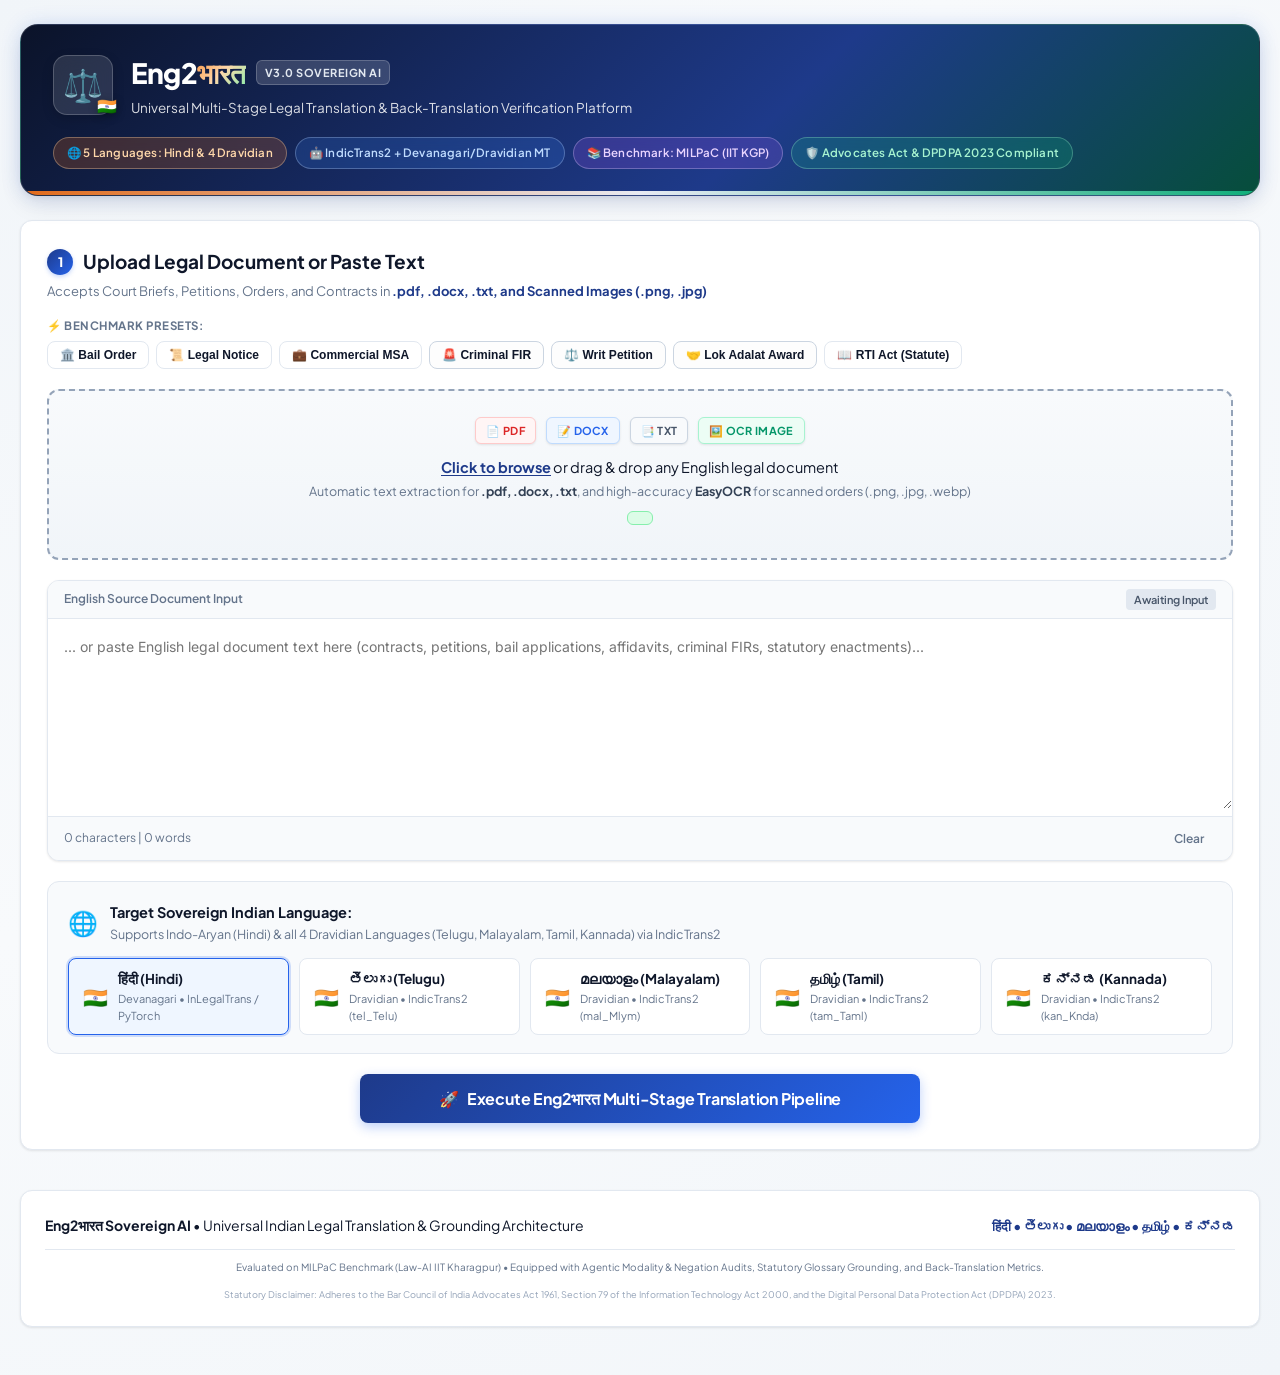
<file: templates/index.html>
<!DOCTYPE html>
<html lang="en">
<head>
    <meta charset="UTF-8">
    <meta name="viewport" content="width=device-width, initial-scale=1.0">
    <title>Eng2भारत | Sovereign Legal Translation & Verification Engine</title>
    <link rel="stylesheet" href="/static/css/style.css">
    <link rel="preconnect" href="https://fonts.googleapis.com">
    <link rel="preconnect" href="https://fonts.gstatic.com" crossorigin>
    <link href="https://fonts.googleapis.com/css2?family=Plus+Jakarta+Sans:wght@400;500;600;700;800&family=Inter:wght@300;400;500;600;700;800&family=Noto+Sans+Devanagari:wght@400;500;600;700&family=Noto+Sans+Telugu:wght@400;500;600;700&family=Noto+Sans+Malayalam:wght@400;500;600;700&family=Noto+Sans+Tamil:wght@400;500;600;700&family=Noto+Sans+Kannada:wght@400;500;600;700&family=Fira+Code:wght@400;500;600&display=swap" rel="stylesheet">
</head>
<body>
    <div class="app-wrapper">
        <!-- Top Navigation & Brand Header -->
        <header class="app-header">
            <div class="header-left">
                <div class="logo-badge-container">
                    <div class="logo-badge">⚖️</div>
                    <span class="chakra-indicator">🇮🇳</span>
                </div>
                <div>
                    <div class="brand-row">
                        <h1 class="logo-title">Eng2<span class="brand-gradient">भारत</span></h1>
                        <span class="version-tag">v3.0 Sovereign AI</span>
                    </div>
                    <p class="logo-subtitle">Universal Multi-Stage Legal Translation &amp; Back-Translation Verification Platform</p>
                </div>
            </div>
            <div class="header-badges">
                <span class="chip chip-saffron">🌐 5 Languages: Hindi &amp; 4 Dravidian</span>
                <span class="chip chip-blue">🤖 IndicTrans2 + Devanagari/Dravidian MT</span>
                <span class="chip chip-purple">📚 Benchmark: MILPaC (IIT KGP)</span>
                <span class="chip chip-green">🛡️ Advocates Act &amp; DPDPA 2023 Compliant</span>
            </div>
        </header>

        <!-- Main Content Area -->
        <main class="main-container">
            <!-- Left / Top: Document Input Section -->
            <section class="card input-card">
                <div class="card-header">
                    <div>
                        <h2><span class="step-num">1</span> Upload Legal Document or Paste Text</h2>
                        <p class="card-subheading">Accepts Court Briefs, Petitions, Orders, and Contracts in <strong>.pdf, .docx, .txt, and Scanned Images (.png, .jpg)</strong></p>
                    </div>
                    <div class="sample-actions-wrapper">
                        <span class="sample-label">⚡ Benchmark Presets:</span>
                        <div class="sample-actions">
                            <button type="button" class="preset-btn" onclick="loadSample('bail_order')" title="Criminal Bail Order (CrPC Sec 439)">🏛️ Bail Order</button>
                            <button type="button" class="preset-btn" onclick="loadSample('legal_notice')" title="Statutory Legal Notice (Sec 138 NI Act / Sec 80 CPC)">📜 Legal Notice</button>
                            <button type="button" class="preset-btn" onclick="loadSample('commercial_contract')" title="Commercial Master Services Agreement">💼 Commercial MSA</button>
                            <button type="button" class="preset-btn preset-unseen" onclick="loadSample('fir')" title="Police First Information Report (Unseen)">🚨 Criminal FIR</button>
                            <button type="button" class="preset-btn preset-unseen" onclick="loadSample('writ_petition')" title="High Court Article 226 Writ Petition (Unseen)">⚖️ Writ Petition</button>
                            <button type="button" class="preset-btn preset-unseen" onclick="loadSample('lok_adalat')" title="Lok Adalat Dispute Settlement (Unseen)">🤝 Lok Adalat Award</button>
                            <button type="button" class="preset-btn" onclick="loadSample('statutory_act')" title="Statutory Legislation (Right to Information Act)">📖 RTI Act (Statute)</button>
                        </div>
                    </div>
                </div>

                <!-- Universal File Drag and Drop Zone -->
                <div class="drop-zone" id="dropZone">
                    <input type="file" id="fileInput" accept=".txt,.pdf,.docx,.doc,.png,.jpg,.jpeg,.webp" class="file-input-hidden">
                    <div class="drop-zone-content">
                        <div class="upload-icon-group">
                            <span class="fmt-icon pdf-icon">📄 PDF</span>
                            <span class="fmt-icon docx-icon">📝 DOCX</span>
                            <span class="fmt-icon txt-icon">📑 TXT</span>
                            <span class="fmt-icon img-icon">🖼️ OCR IMAGE</span>
                        </div>
                        <p class="upload-prompt">
                            <strong>Click to browse</strong> or drag &amp; drop any English legal document
                        </p>
                        <p class="upload-subtext">Automatic text extraction for <strong>.pdf, .docx, .txt</strong>, and high-accuracy <strong>EasyOCR</strong> for scanned orders (.png, .jpg, .webp)</p>
                        
                        <!-- Live Extraction Status -->
                        <div class="extraction-status" id="extractionStatus" style="display: none;">
                            <span class="spinner-small" id="extractionSpinner"></span>
                            <span id="extractionMessage">Processing document...</span>
                        </div>
                        <span class="file-name-display" id="fileNameDisplay"></span>
                    </div>
                </div>

                <!-- Text Area Input -->
                <div class="textarea-wrapper">
                    <div class="textarea-topbar">
                        <span class="doc-label">English Source Document Input</span>
                        <span class="doc-badge" id="docTypeBadge">Awaiting Input</span>
                    </div>
                    <textarea id="documentInput" placeholder="... or paste English legal document text here (contracts, petitions, bail applications, affidavits, criminal FIRs, statutory enactments)..."></textarea>
                    <div class="textarea-footer">
                        <span id="charCount">0 characters | 0 words</span>
                        <div class="textarea-btns">
                            <button type="button" class="btn btn-ghost btn-sm" onclick="clearInput()">Clear</button>
                        </div>
                    </div>
                </div>

                <!-- Target Indian Language Selector -->
                <div class="lang-selector-card">
                    <div class="lang-header">
                        <div class="lang-icon">🌐</div>
                        <div>
                            <strong class="lang-title">Target Sovereign Indian Language:</strong>
                            <div class="lang-desc">Supports Indo-Aryan (Hindi) &amp; all 4 Dravidian Languages (Telugu, Malayalam, Tamil, Kannada) via IndicTrans2</div>
                        </div>
                    </div>
                    <div class="lang-grid">
                        <label class="lang-option">
                            <input type="radio" name="targetLangRadio" value="hi" checked onchange="onLangChange(this.value)">
                            <div class="lang-box">
                                <span class="lang-flag">🇮🇳</span>
                                <div class="lang-info">
                                    <span class="lang-native">हिंदी (Hindi)</span>
                                    <small class="lang-script">Devanagari • InLegalTrans / PyTorch</small>
                                </div>
                            </div>
                        </label>
                        <label class="lang-option">
                            <input type="radio" name="targetLangRadio" value="te" onchange="onLangChange(this.value)">
                            <div class="lang-box">
                                <span class="lang-flag">🇮🇳</span>
                                <div class="lang-info">
                                    <span class="lang-native">తెలుగు (Telugu)</span>
                                    <small class="lang-script">Dravidian • IndicTrans2 (tel_Telu)</small>
                                </div>
                            </div>
                        </label>
                        <label class="lang-option">
                            <input type="radio" name="targetLangRadio" value="ml" onchange="onLangChange(this.value)">
                            <div class="lang-box">
                                <span class="lang-flag">🇮🇳</span>
                                <div class="lang-info">
                                    <span class="lang-native">മലയാളം (Malayalam)</span>
                                    <small class="lang-script">Dravidian • IndicTrans2 (mal_Mlym)</small>
                                </div>
                            </div>
                        </label>
                        <label class="lang-option">
                            <input type="radio" name="targetLangRadio" value="ta" onchange="onLangChange(this.value)">
                            <div class="lang-box">
                                <span class="lang-flag">🇮🇳</span>
                                <div class="lang-info">
                                    <span class="lang-native">தமிழ் (Tamil)</span>
                                    <small class="lang-script">Dravidian • IndicTrans2 (tam_Taml)</small>
                                </div>
                            </div>
                        </label>
                        <label class="lang-option">
                            <input type="radio" name="targetLangRadio" value="kn" onchange="onLangChange(this.value)">
                            <div class="lang-box">
                                <span class="lang-flag">🇮🇳</span>
                                <div class="lang-info">
                                    <span class="lang-native">ಕನ್ನಡ (Kannada)</span>
                                    <small class="lang-script">Dravidian • IndicTrans2 (kan_Knda)</small>
                                </div>
                            </div>
                        </label>
                    </div>
                    <!-- Hidden select for backward compatibility with existing JS calls -->
                    <select id="targetLangSelect" style="display: none;">
                        <option value="hi" selected>Hindi</option>
                        <option value="te">Telugu</option>
                        <option value="ml">Malayalam</option>
                        <option value="ta">Tamil</option>
                        <option value="kn">Kannada</option>
                    </select>
                </div>

                <!-- Submit Action Button -->
                <div class="action-footer">
                    <button type="button" class="btn btn-primary btn-lg" id="translateBtn" onclick="startTranslation()">
                        <span class="btn-icon">🚀</span> Execute Eng2भारत Multi-Stage Translation Pipeline
                    </button>
                </div>
            </section>

            <!-- Loading & Pipeline Stage Stepper -->
            <section class="card progress-card" id="progressSection" style="display: none;">
                <div class="progress-header">
                    <div class="pulse-dot"></div>
                    <h3>Processing Legal Document Through 4-Stage Agentic Pipeline...</h3>
                </div>
                <div class="stepper">
                    <div class="step active" id="step1">
                        <div class="step-circle">1</div>
                        <div class="step-label">Stage 1: Detection<br><small>Statutes, NER, Financials &amp; Clauses</small></div>
                    </div>
                    <div class="step" id="step2">
                        <div class="step-circle">2</div>
                        <div class="step-label">Stage 2: Translation<br><small>IndicTrans2 + Agentic AI Review</small></div>
                    </div>
                    <div class="step" id="step3">
                        <div class="step-circle">3</div>
                        <div class="step-label">Stage 3: Validation<br><small>Back-Translation BLEU &amp; chrF</small></div>
                    </div>
                    <div class="step" id="step4">
                        <div class="step-circle">4</div>
                        <div class="step-label">Stage 4: Auditing<br><small>Legal Meaning Judge &amp; Certification</small></div>
                    </div>
                </div>
                <div class="spinner-bar">
                    <div class="spinner-progress"></div>
                </div>
            </section>

            <!-- Results Section -->
            <section class="results-section" id="resultsSection" style="display: none;">
                <!-- Summary Banner -->
                <div class="card summary-card" id="summaryCard">
                    <div class="summary-header">
                        <div class="summary-title-group">
                            <span class="status-pill" id="overallStatusPill">VERIFIED READY</span>
                            <h2 class="summary-title" id="summaryTitle">Eng2भारत Legal Audit Complete</h2>
                            <span class="lang-badge" id="resultLangBadge">Language: Target</span>
                        </div>
                        <div class="export-btn-group">
                            <button type="button" class="btn btn-secondary" onclick="copyHindiText()">📋 Copy Translation</button>
                            <button type="button" class="btn btn-success" onclick="downloadTranslatedDoc()">💾 Download .txt</button>
                            <button type="button" class="btn btn-primary" id="btnDownloadCert" onclick="downloadCertificate()" style="display: none;">📜 Audit Certificate</button>
                            <button type="button" class="btn btn-outline" onclick="window.print()">🖨️ Print Report</button>
                        </div>
                    </div>

                    <!-- KPI Cards Grid -->
                    <div class="kpi-grid">
                        <div class="kpi-box kpi-fidelity">
                            <div class="kpi-title">Legal Fidelity Score</div>
                            <div class="kpi-val" id="kpiFidelity">--%</div>
                            <small class="kpi-desc">Meaning &amp; Deontic Duty Integrity</small>
                        </div>
                        <div class="kpi-box kpi-entity">
                            <div class="kpi-title">Entity Match Ratio (EMR)</div>
                            <div class="kpi-val" id="kpiEntityMatch">--%</div>
                            <small class="kpi-desc">Sections, Dates, Financials &amp; ₹</small>
                        </div>
                        <div class="kpi-box kpi-chrf">
                            <div class="kpi-title">Back-Trans chrF</div>
                            <div class="kpi-val" id="kpiChrf">--</div>
                            <small class="kpi-desc">Sub-Word Morphological Overlap</small>
                        </div>
                        <div class="kpi-box kpi-bleu">
                            <div class="kpi-title">Back-Trans BLEU</div>
                            <div class="kpi-val" id="kpiBleu">--</div>
                            <small class="kpi-desc">Round-Trip N-gram Precision</small>
                        </div>
                        <div class="kpi-box kpi-status">
                            <div class="kpi-title">Clauses Verified</div>
                            <div class="kpi-val" id="kpiClausesCount">-- / --</div>
                            <small class="kpi-desc">Statutory Clauses Passed / Total</small>
                        </div>
                    </div>
                </div>

                <!-- Dual Document View (Side-by-Side) -->
                <div class="card comparison-card">
                    <div class="comparison-tabs">
                        <button type="button" class="tab-btn active" id="tabSplit" onclick="switchView('split')">Split View (Side-by-Side)</button>
                        <button type="button" class="tab-btn" id="tabTrans" onclick="switchView('hindi_only')">Translated Document Only</button>
                        <button type="button" class="tab-btn" id="tabSource" onclick="switchView('source_only')">English Source Document Only</button>
                    </div>

                    <div class="dual-panes" id="dualPanes">
                        <div class="pane pane-en" id="paneEnglish">
                            <div class="pane-header">
                                <h3>English Source Document</h3>
                                <button type="button" class="btn btn-ghost btn-xs" onclick="copySourceText()">Copy EN</button>
                            </div>
                            <div class="pane-content" id="sourceDocDisplay"></div>
                        </div>
                        <div class="pane pane-hi" id="paneHindi">
                            <div class="pane-header">
                                <h3 id="translatedPaneTitle">Verified Legal Translation</h3>
                                <button type="button" class="btn btn-ghost btn-xs" onclick="copyHindiText()">Copy Output</button>
                            </div>
                            <div class="pane-content font-indic" id="hindiDocDisplay"></div>
                        </div>
                    </div>
                </div>

                <!-- Clause-by-Clause Legal Audit Inspector -->
                <div class="card inspector-card">
                    <div class="inspector-header">
                        <div>
                            <h2>Clause-by-Clause Legal Verification &amp; Audit Logs</h2>
                            <p class="inspector-subtext">Inspect every individual legal clause, extracted entities, agentic repair actions, and back-translation checks</p>
                        </div>
                        <div class="inspector-filters">
                            <span class="filter-label">Filter:</span>
                            <button type="button" class="filter-chip active" id="btnFilterAll" onclick="filterClauses('all')">All (<span id="countAll">0</span>)</button>
                            <button type="button" class="filter-chip chip-flagged" id="btnFilterFlagged" onclick="filterClauses('flagged')">⚠️ Needs Review (<span id="countFlagged">0</span>)</button>
                            <button type="button" class="filter-chip chip-critical" id="btnFilterCritical" onclick="filterClauses('critical')">🔴 High Risk (<span id="countCritical">0</span>)</button>
                        </div>
                    </div>

                    <div class="clauses-container" id="clausesContainer">
                        <!-- Populated dynamically via JS -->
                    </div>
                </div>
            </section>
        </main>

        <!-- Footer -->
        <footer class="app-footer">
            <div class="footer-top">
                <div class="footer-brand">
                    <strong>Eng2भारत Sovereign AI</strong> &bull; Universal Indian Legal Translation &amp; Grounding Architecture
                </div>
                <div class="footer-chips">
                    <span>हिंदी</span> &bull; <span>తెలుగు</span> &bull; <span>മലയാളം</span> &bull; <span>தமிழ்</span> &bull; <span>ಕನ್ನಡ</span>
                </div>
            </div>
            <p class="footer-desc"><small>Evaluated on MILPaC Benchmark (Law-AI IIT Kharagpur) &bull; Equipped with Agentic Modality &amp; Negation Audits, Statutory Glossary Grounding, and Back-Translation Metrics.</small></p>
            <p class="footer-disclaimer"><small>Statutory Disclaimer: Adheres to the Bar Council of India Advocates Act 1961, Section 79 of the Information Technology Act 2000, and the Digital Personal Data Protection Act (DPDPA) 2023.</small></p>
        </footer>
    </div>

    <script src="/static/js/app.js"></script>
</body>
</html>
</file>
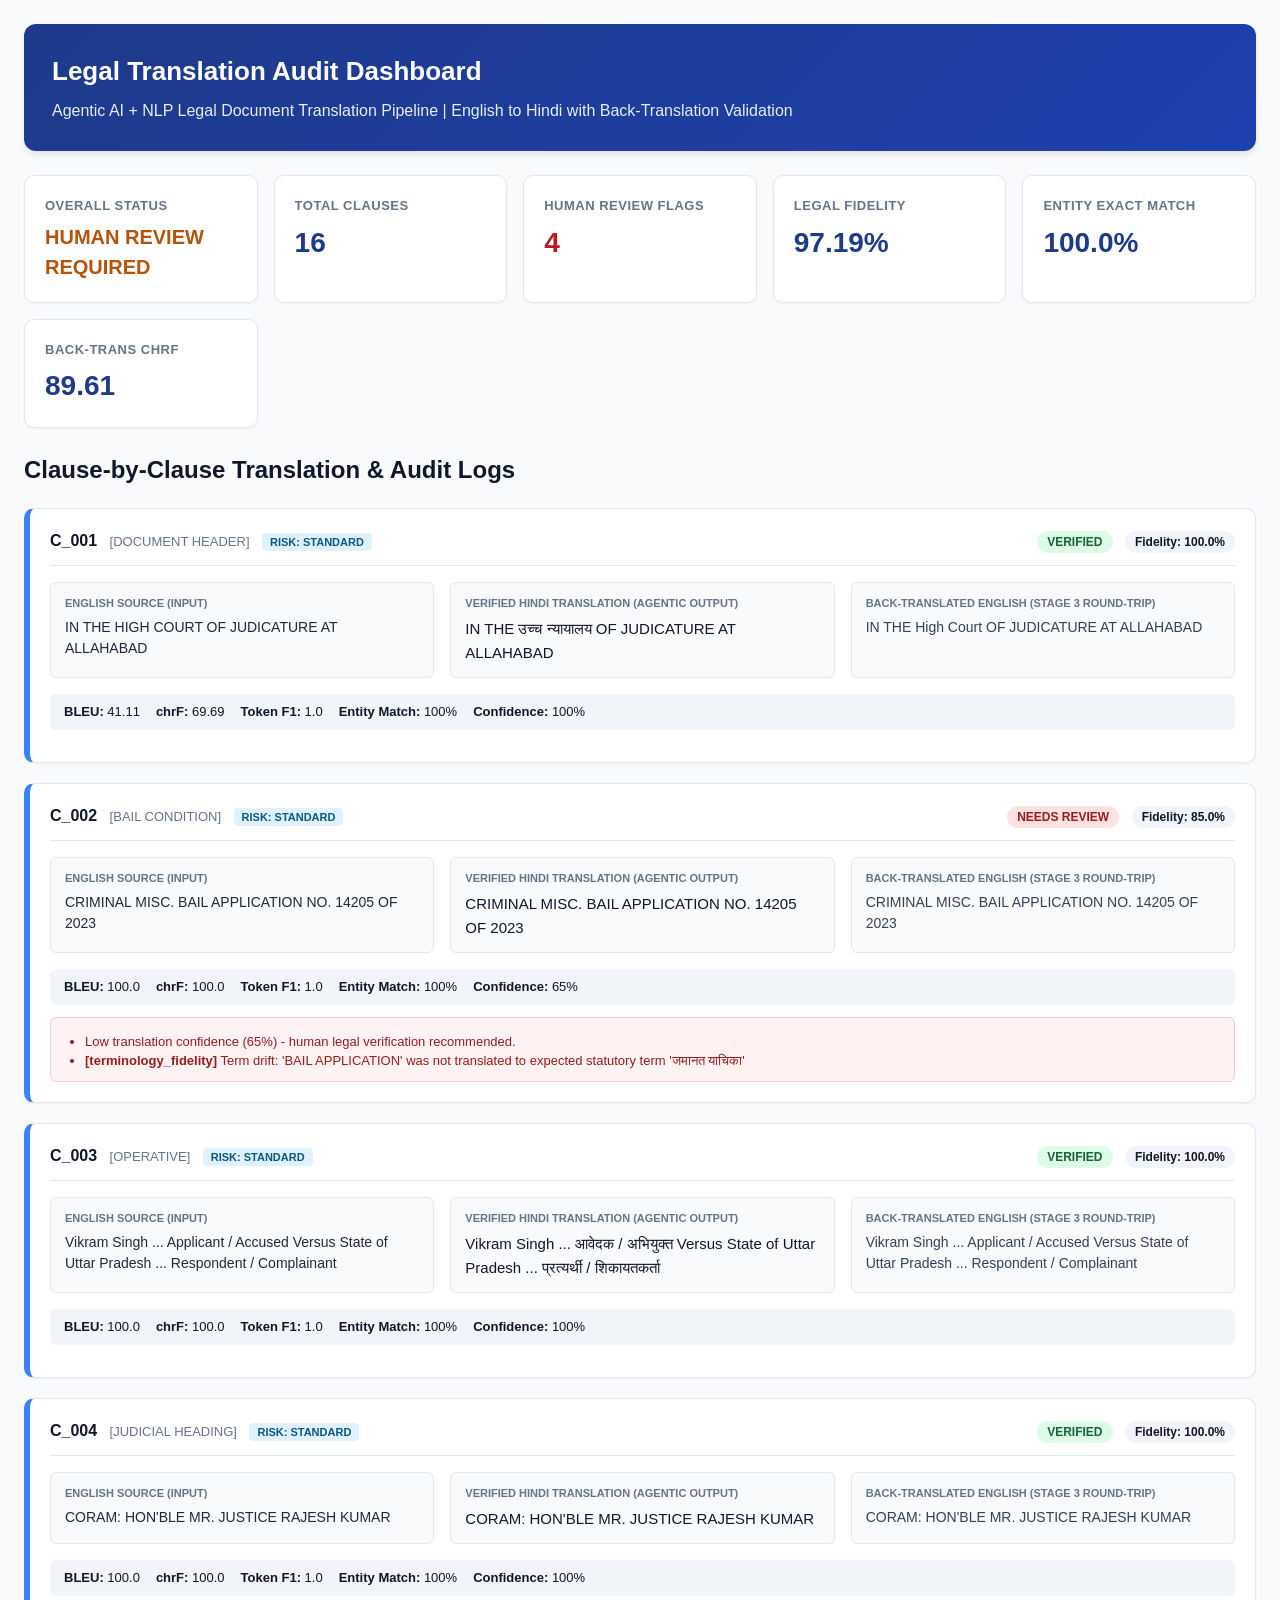
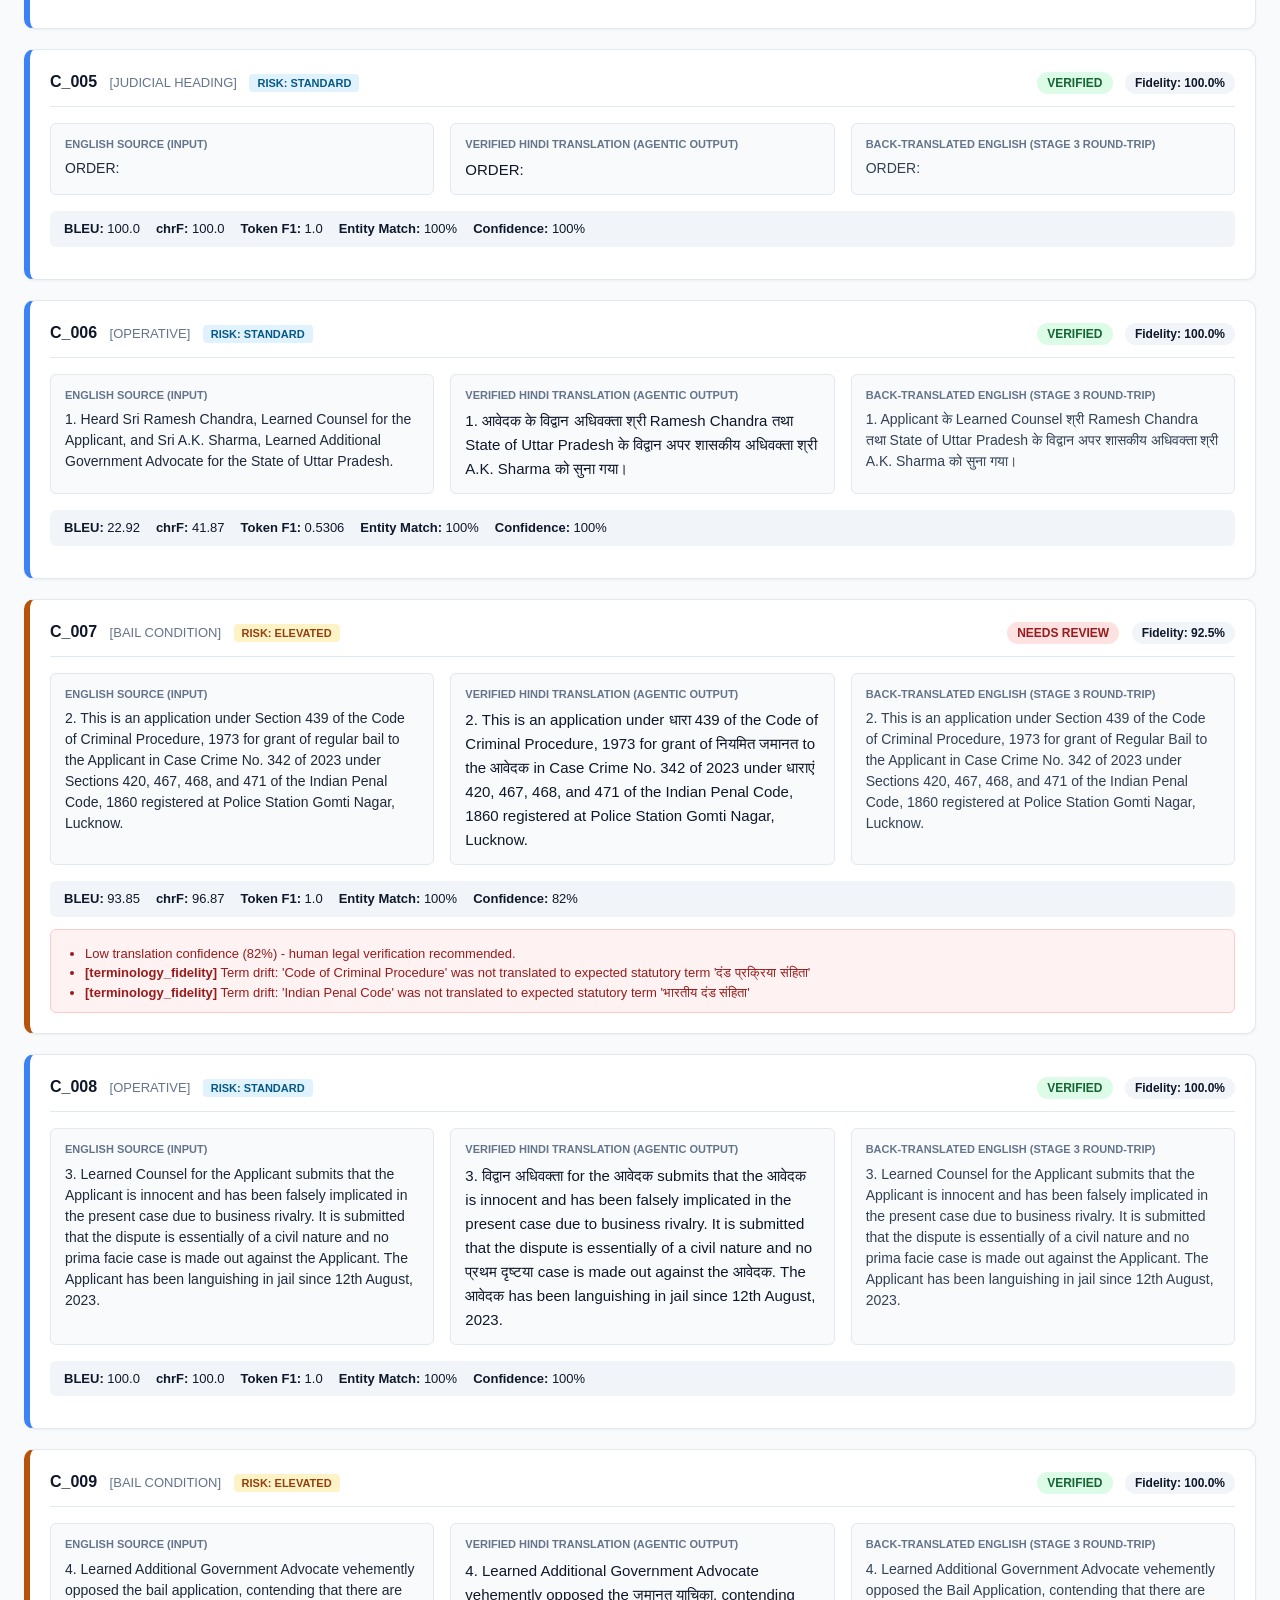
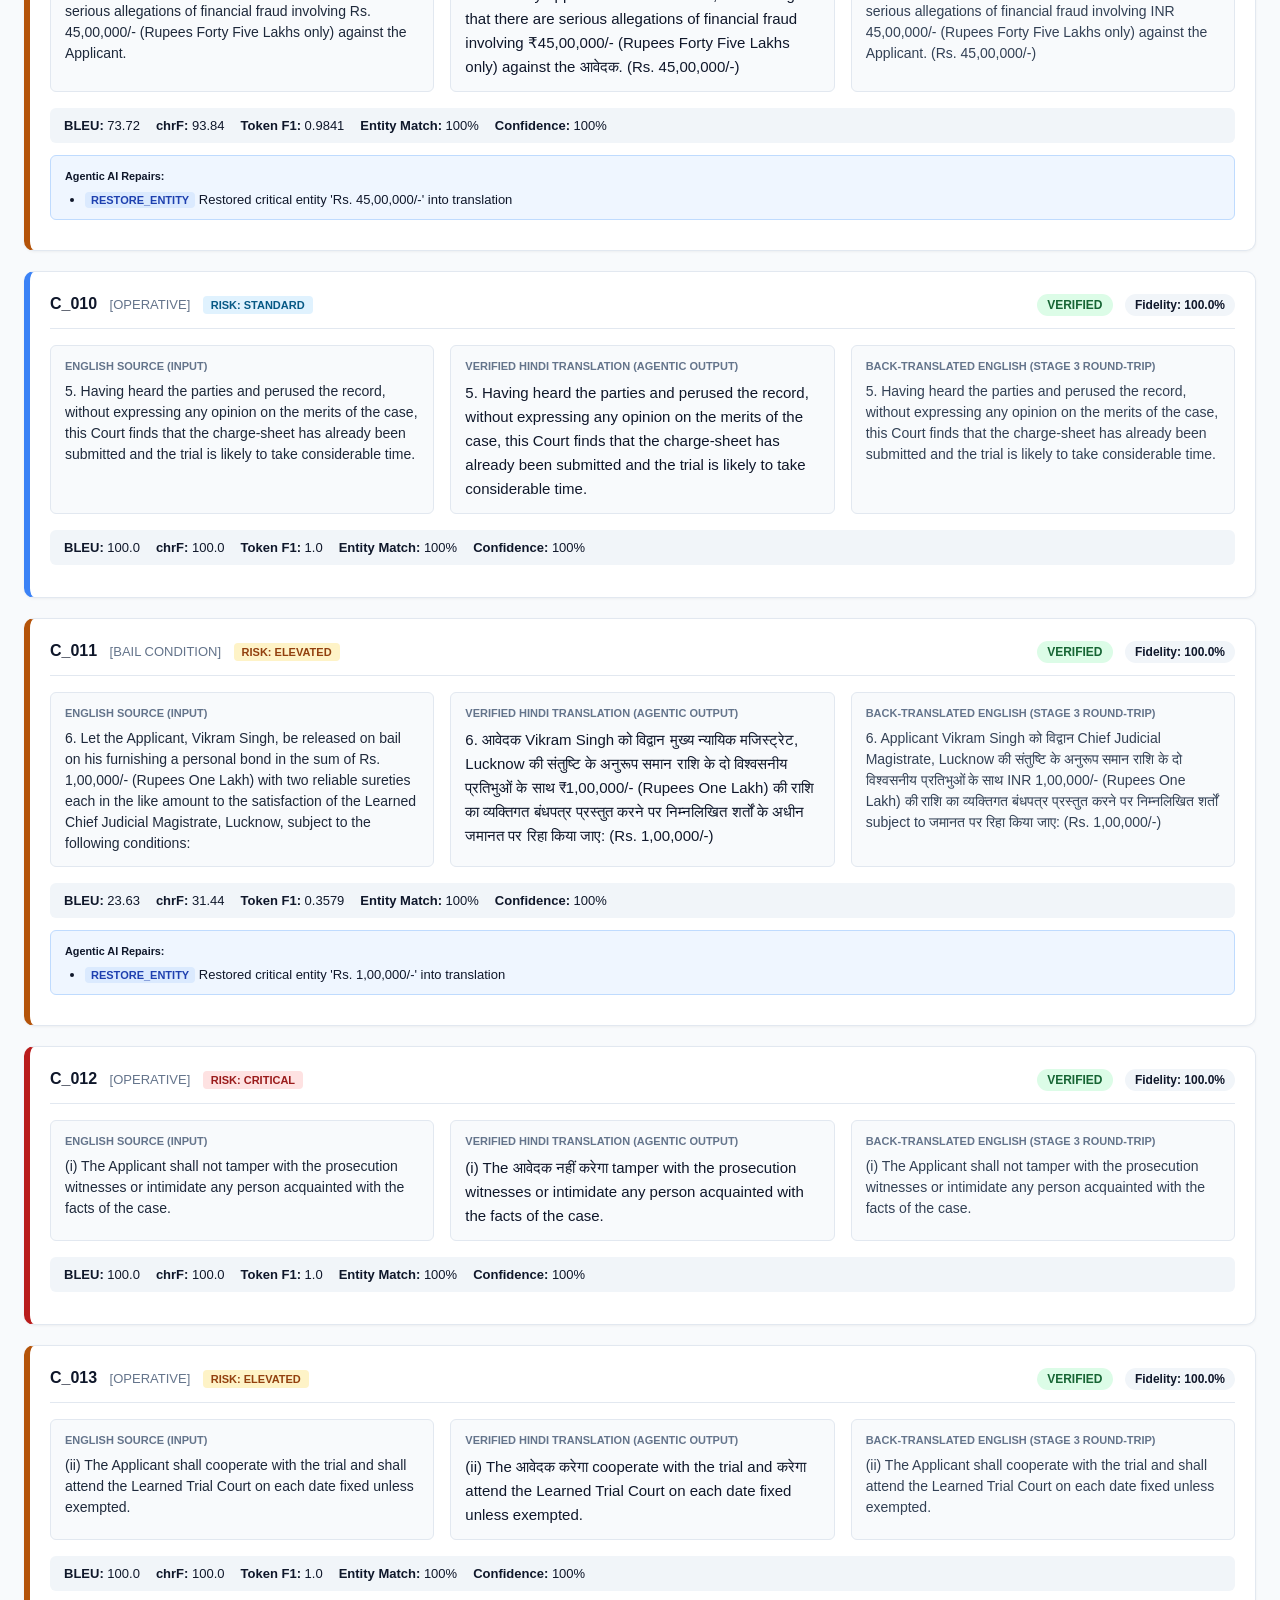
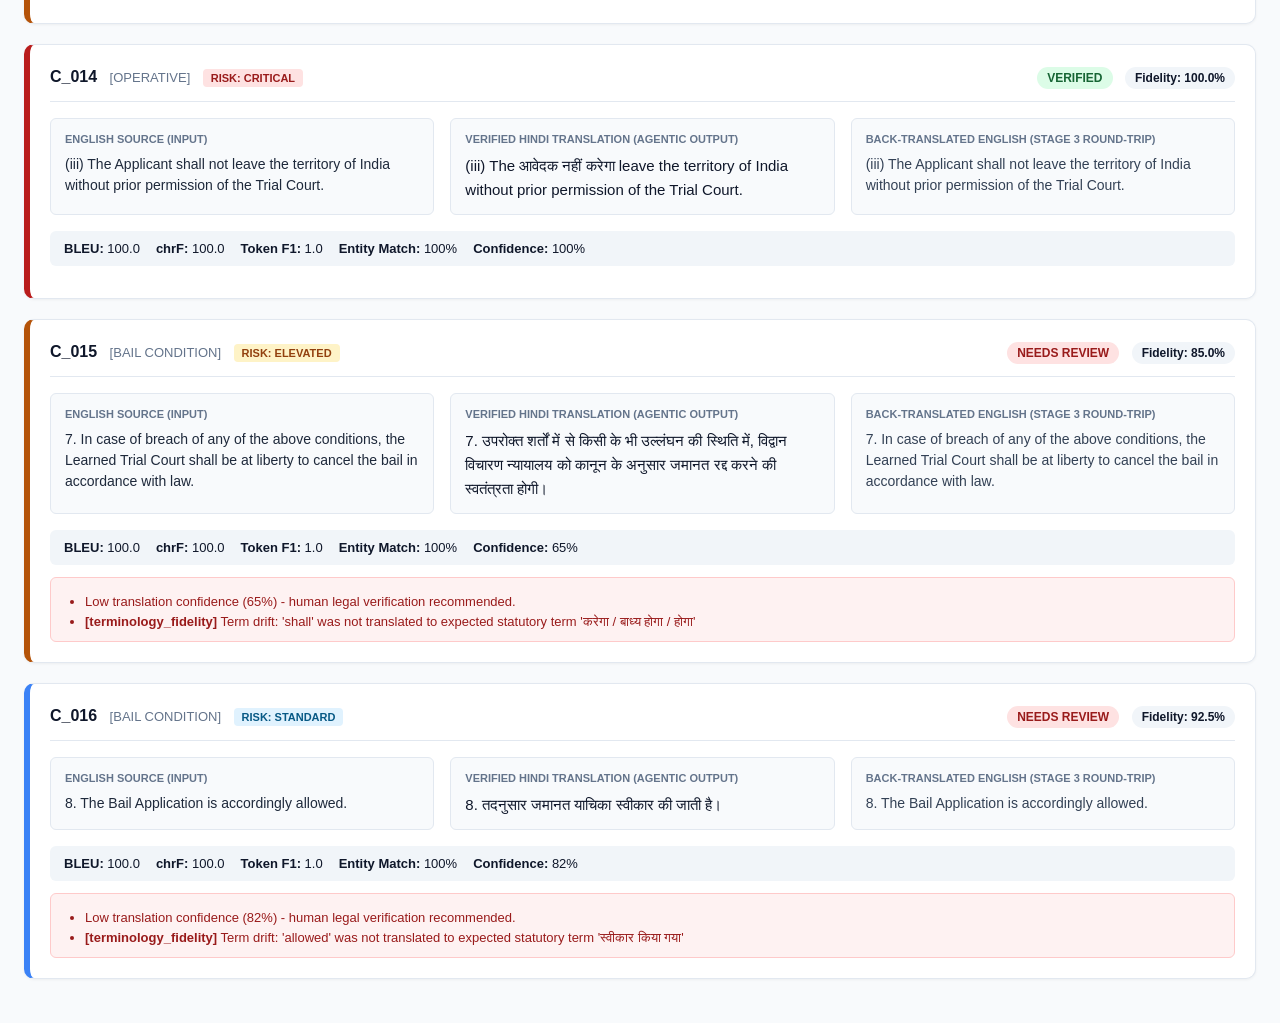
<file: reports/bail_order_audit.html>
<!DOCTYPE html>
<html lang="en">
<head>
<meta charset="UTF-8">
<meta name="viewport" content="width=device-width, initial-scale=1.0">
<title>Legal Translation Audit Dashboard</title>
<style>
    :root {
        --primary: #1e3a8a;
        --primary-light: #3b82f6;
        --success: #15803d;
        --warning: #b45309;
        --danger: #b91c1c;
        --bg: #f8fafc;
        --card-bg: #ffffff;
        --border: #e2e8f0;
        --text: #0f172a;
        --text-muted: #64748b;
    }
    body {
        font-family: -apple-system, BlinkMacSystemFont, "Segoe UI", Roboto, Helvetica, Arial, sans-serif;
        background-color: var(--bg);
        color: var(--text);
        margin: 0;
        padding: 24px;
        line-height: 1.5;
    }
    .container {
        max-width: 1280px;
        margin: 0 auto;
    }
    header {
        background: linear-gradient(135deg, #1e3a8a 0%, #1e40af 100%);
        color: white;
        padding: 28px;
        border-radius: 12px;
        margin-bottom: 24px;
        box-shadow: 0 4px 6px -1px rgba(0, 0, 0, 0.1);
    }
    header h1 { margin: 0 0 8px 0; font-size: 26px; }
    header p { margin: 0; opacity: 0.9; }
    .kpi-grid {
        display: grid;
        grid-template-columns: repeat(auto-fit, minmax(200px, 1fr));
        gap: 16px;
        margin-bottom: 24px;
    }
    .kpi-card {
        background: var(--card-bg);
        padding: 20px;
        border-radius: 10px;
        border: 1px solid var(--border);
        box-shadow: 0 1px 3px rgba(0,0,0,0.05);
    }
    .kpi-card h3 {
        margin: 0 0 6px 0;
        font-size: 13px;
        color: var(--text-muted);
        text-transform: uppercase;
        letter-spacing: 0.5px;
    }
    .kpi-card .value {
        font-size: 28px;
        font-weight: 700;
        color: var(--primary);
    }
    .clause-card {
        background: var(--card-bg);
        border: 1px solid var(--border);
        border-radius: 10px;
        padding: 20px;
        margin-bottom: 20px;
        box-shadow: 0 1px 3px rgba(0,0,0,0.05);
    }
    .clause-card.risk-critical { border-left: 6px solid var(--danger); }
    .clause-card.risk-elevated { border-left: 6px solid var(--warning); }
    .clause-card.risk-standard { border-left: 6px solid var(--primary-light); }
    .clause-header {
        display: flex;
        justify-content: space-between;
        align-items: center;
        border-bottom: 1px solid var(--border);
        padding-bottom: 12px;
        margin-bottom: 16px;
    }
    .clause-id { font-weight: 800; font-size: 16px; margin-right: 8px; }
    .clause-type { color: var(--text-muted); font-size: 13px; margin-right: 8px; }
    .risk-badge {
        font-size: 11px;
        padding: 3px 8px;
        border-radius: 4px;
        font-weight: 600;
    }
    .risk-badge.risk-critical { background: #fee2e2; color: #991b1b; }
    .risk-badge.risk-elevated { background: #fef3c7; color: #92400e; }
    .risk-badge.risk-standard { background: #e0f2fe; color: #075985; }
    .badge {
        padding: 4px 10px;
        border-radius: 20px;
        font-size: 12px;
        font-weight: 700;
    }
    .badge-success { background: #dcfce7; color: #166534; }
    .badge-danger { background: #fee2e2; color: #991b1b; }
    .fidelity-pill {
        background: #f1f5f9;
        padding: 4px 10px;
        border-radius: 20px;
        font-size: 12px;
        font-weight: 600;
        margin-left: 8px;
    }
    .clause-grid {
        display: grid;
        grid-template-columns: 1fr 1fr 1fr;
        gap: 16px;
        margin-bottom: 16px;
    }
    @media (max-width: 900px) {
        .clause-grid { grid-template-columns: 1fr; }
    }
    .col-box {
        background: #f8fafc;
        padding: 12px 14px;
        border-radius: 6px;
        border: 1px solid var(--border);
    }
    .col-box label {
        display: block;
        font-size: 11px;
        font-weight: 700;
        text-transform: uppercase;
        color: var(--text-muted);
        margin-bottom: 6px;
    }
    .text-source { color: #1e293b; font-size: 14px; margin: 0; }
    .text-hindi { color: #0f172a; font-size: 15px; font-weight: 500; margin: 0; line-height: 1.6; }
    .text-back { color: #334155; font-size: 14px; margin: 0; }
    .metrics-row {
        display: flex;
        gap: 16px;
        font-size: 13px;
        background: #f1f5f9;
        padding: 8px 14px;
        border-radius: 6px;
        margin-bottom: 12px;
        flex-wrap: wrap;
    }
    .repairs-box {
        background: #eff6ff;
        border: 1px solid #bfdbfe;
        border-radius: 6px;
        padding: 10px 14px;
        margin-bottom: 10px;
        font-size: 13px;
    }
    .repairs-box ul { margin: 4px 0 0 0; padding-left: 20px; }
    .action-pill {
        background: #dbeafe;
        color: #1e40af;
        padding: 2px 6px;
        border-radius: 4px;
        font-size: 11px;
        font-weight: 600;
    }
    .flag-box {
        background: #fef2f2;
        border: 1px solid #fecaca;
        border-radius: 6px;
        padding: 10px 14px;
        font-size: 13px;
        color: #991b1b;
    }
    .flag-box ul { margin: 4px 0 0 0; padding-left: 20px; }
</style>
</head>
<body>
<div class="container">
    <header>
        <h1>Legal Translation Audit Dashboard</h1>
        <p>Agentic AI + NLP Legal Document Translation Pipeline | English to Hindi with Back-Translation Validation</p>
    </header>

    <div class="kpi-grid">
        <div class="kpi-card">
            <h3>Overall Status</h3>
            <div class="value" style="font-size: 20px; color: #b45309;">HUMAN REVIEW REQUIRED</div>
        </div>
        <div class="kpi-card">
            <h3>Total Clauses</h3>
            <div class="value">16</div>
        </div>
        <div class="kpi-card">
            <h3>Human Review Flags</h3>
            <div class="value" style="color: #b91c1c;">4</div>
        </div>
        <div class="kpi-card">
            <h3>Legal Fidelity</h3>
            <div class="value">97.19%</div>
        </div>
        <div class="kpi-card">
            <h3>Entity Exact Match</h3>
            <div class="value">100.0%</div>
        </div>
        <div class="kpi-card">
            <h3>Back-Trans chrF</h3>
            <div class="value">89.61</div>
        </div>
    </div>

    <h2>Clause-by-Clause Translation & Audit Logs</h2>
    
            <div class="clause-card risk-standard">
                <div class="clause-header">
                    <div>
                        <span class="clause-id">C_001</span>
                        <span class="clause-type">[DOCUMENT HEADER]</span>
                        <span class="risk-badge risk-standard">RISK: STANDARD</span>
                    </div>
                    <div>
                        <span class="badge badge-success">VERIFIED</span>
                        <span class="fidelity-pill">Fidelity: 100.0%</span>
                    </div>
                </div>

                <div class="clause-grid">
                    <div class="col-box">
                        <label>English Source (Input)</label>
                        <p class="text-source">IN THE HIGH COURT OF JUDICATURE AT ALLAHABAD</p>
                    </div>
                    <div class="col-box">
                        <label>Verified Hindi Translation (Agentic Output)</label>
                        <p class="text-hindi">IN THE उच्च न्यायालय OF JUDICATURE AT ALLAHABAD</p>
                    </div>
                    <div class="col-box">
                        <label>Back-Translated English (Stage 3 Round-Trip)</label>
                        <p class="text-back">IN THE High Court OF JUDICATURE AT ALLAHABAD</p>
                    </div>
                </div>

                <div class="metrics-row">
                    <span><b>BLEU:</b> 41.11</span>
                    <span><b>chrF:</b> 69.69</span>
                    <span><b>Token F1:</b> 1.0</span>
                    <span><b>Entity Match:</b> 100%</span>
                    <span><b>Confidence:</b> 100%</span>
                </div>

                
                
            </div>
            
            <div class="clause-card risk-standard">
                <div class="clause-header">
                    <div>
                        <span class="clause-id">C_002</span>
                        <span class="clause-type">[BAIL CONDITION]</span>
                        <span class="risk-badge risk-standard">RISK: STANDARD</span>
                    </div>
                    <div>
                        <span class="badge badge-danger">NEEDS REVIEW</span>
                        <span class="fidelity-pill">Fidelity: 85.0%</span>
                    </div>
                </div>

                <div class="clause-grid">
                    <div class="col-box">
                        <label>English Source (Input)</label>
                        <p class="text-source">CRIMINAL MISC. BAIL APPLICATION NO. 14205 OF 2023</p>
                    </div>
                    <div class="col-box">
                        <label>Verified Hindi Translation (Agentic Output)</label>
                        <p class="text-hindi">CRIMINAL MISC. BAIL APPLICATION NO. 14205 OF 2023</p>
                    </div>
                    <div class="col-box">
                        <label>Back-Translated English (Stage 3 Round-Trip)</label>
                        <p class="text-back">CRIMINAL MISC. BAIL APPLICATION NO. 14205 OF 2023</p>
                    </div>
                </div>

                <div class="metrics-row">
                    <span><b>BLEU:</b> 100.0</span>
                    <span><b>chrF:</b> 100.0</span>
                    <span><b>Token F1:</b> 1.0</span>
                    <span><b>Entity Match:</b> 100%</span>
                    <span><b>Confidence:</b> 65%</span>
                </div>

                
                <div class='flag-box'><ul><li>Low translation confidence (65%) - human legal verification recommended.</li><li><b>[terminology_fidelity]</b> Term drift: 'BAIL APPLICATION' was not translated to expected statutory term 'जमानत याचिका'</li></ul></div>
            </div>
            
            <div class="clause-card risk-standard">
                <div class="clause-header">
                    <div>
                        <span class="clause-id">C_003</span>
                        <span class="clause-type">[OPERATIVE]</span>
                        <span class="risk-badge risk-standard">RISK: STANDARD</span>
                    </div>
                    <div>
                        <span class="badge badge-success">VERIFIED</span>
                        <span class="fidelity-pill">Fidelity: 100.0%</span>
                    </div>
                </div>

                <div class="clause-grid">
                    <div class="col-box">
                        <label>English Source (Input)</label>
                        <p class="text-source">Vikram Singh ... Applicant / Accused Versus State of Uttar Pradesh ... Respondent / Complainant</p>
                    </div>
                    <div class="col-box">
                        <label>Verified Hindi Translation (Agentic Output)</label>
                        <p class="text-hindi">Vikram Singh ... आवेदक / अभियुक्त Versus State of Uttar Pradesh ... प्रत्यर्थी / शिकायतकर्ता</p>
                    </div>
                    <div class="col-box">
                        <label>Back-Translated English (Stage 3 Round-Trip)</label>
                        <p class="text-back">Vikram Singh ... Applicant / Accused Versus State of Uttar Pradesh ... Respondent / Complainant</p>
                    </div>
                </div>

                <div class="metrics-row">
                    <span><b>BLEU:</b> 100.0</span>
                    <span><b>chrF:</b> 100.0</span>
                    <span><b>Token F1:</b> 1.0</span>
                    <span><b>Entity Match:</b> 100%</span>
                    <span><b>Confidence:</b> 100%</span>
                </div>

                
                
            </div>
            
            <div class="clause-card risk-standard">
                <div class="clause-header">
                    <div>
                        <span class="clause-id">C_004</span>
                        <span class="clause-type">[JUDICIAL HEADING]</span>
                        <span class="risk-badge risk-standard">RISK: STANDARD</span>
                    </div>
                    <div>
                        <span class="badge badge-success">VERIFIED</span>
                        <span class="fidelity-pill">Fidelity: 100.0%</span>
                    </div>
                </div>

                <div class="clause-grid">
                    <div class="col-box">
                        <label>English Source (Input)</label>
                        <p class="text-source">CORAM: HON'BLE MR. JUSTICE RAJESH KUMAR</p>
                    </div>
                    <div class="col-box">
                        <label>Verified Hindi Translation (Agentic Output)</label>
                        <p class="text-hindi">CORAM: HON'BLE MR. JUSTICE RAJESH KUMAR</p>
                    </div>
                    <div class="col-box">
                        <label>Back-Translated English (Stage 3 Round-Trip)</label>
                        <p class="text-back">CORAM: HON'BLE MR. JUSTICE RAJESH KUMAR</p>
                    </div>
                </div>

                <div class="metrics-row">
                    <span><b>BLEU:</b> 100.0</span>
                    <span><b>chrF:</b> 100.0</span>
                    <span><b>Token F1:</b> 1.0</span>
                    <span><b>Entity Match:</b> 100%</span>
                    <span><b>Confidence:</b> 100%</span>
                </div>

                
                
            </div>
            
            <div class="clause-card risk-standard">
                <div class="clause-header">
                    <div>
                        <span class="clause-id">C_005</span>
                        <span class="clause-type">[JUDICIAL HEADING]</span>
                        <span class="risk-badge risk-standard">RISK: STANDARD</span>
                    </div>
                    <div>
                        <span class="badge badge-success">VERIFIED</span>
                        <span class="fidelity-pill">Fidelity: 100.0%</span>
                    </div>
                </div>

                <div class="clause-grid">
                    <div class="col-box">
                        <label>English Source (Input)</label>
                        <p class="text-source">ORDER:</p>
                    </div>
                    <div class="col-box">
                        <label>Verified Hindi Translation (Agentic Output)</label>
                        <p class="text-hindi">ORDER:</p>
                    </div>
                    <div class="col-box">
                        <label>Back-Translated English (Stage 3 Round-Trip)</label>
                        <p class="text-back">ORDER:</p>
                    </div>
                </div>

                <div class="metrics-row">
                    <span><b>BLEU:</b> 100.0</span>
                    <span><b>chrF:</b> 100.0</span>
                    <span><b>Token F1:</b> 1.0</span>
                    <span><b>Entity Match:</b> 100%</span>
                    <span><b>Confidence:</b> 100%</span>
                </div>

                
                
            </div>
            
            <div class="clause-card risk-standard">
                <div class="clause-header">
                    <div>
                        <span class="clause-id">C_006</span>
                        <span class="clause-type">[OPERATIVE]</span>
                        <span class="risk-badge risk-standard">RISK: STANDARD</span>
                    </div>
                    <div>
                        <span class="badge badge-success">VERIFIED</span>
                        <span class="fidelity-pill">Fidelity: 100.0%</span>
                    </div>
                </div>

                <div class="clause-grid">
                    <div class="col-box">
                        <label>English Source (Input)</label>
                        <p class="text-source">1. Heard Sri Ramesh Chandra, Learned Counsel for the Applicant, and Sri A.K. Sharma, Learned Additional Government Advocate for the State of Uttar Pradesh.</p>
                    </div>
                    <div class="col-box">
                        <label>Verified Hindi Translation (Agentic Output)</label>
                        <p class="text-hindi">1. आवेदक के विद्वान अधिवक्ता श्री Ramesh Chandra तथा State of Uttar Pradesh के विद्वान अपर शासकीय अधिवक्ता श्री A.K. Sharma को सुना गया।</p>
                    </div>
                    <div class="col-box">
                        <label>Back-Translated English (Stage 3 Round-Trip)</label>
                        <p class="text-back">1. Applicant के Learned Counsel श्री Ramesh Chandra तथा State of Uttar Pradesh के विद्वान अपर शासकीय अधिवक्ता श्री A.K. Sharma को सुना गया।</p>
                    </div>
                </div>

                <div class="metrics-row">
                    <span><b>BLEU:</b> 22.92</span>
                    <span><b>chrF:</b> 41.87</span>
                    <span><b>Token F1:</b> 0.5306</span>
                    <span><b>Entity Match:</b> 100%</span>
                    <span><b>Confidence:</b> 100%</span>
                </div>

                
                
            </div>
            
            <div class="clause-card risk-elevated">
                <div class="clause-header">
                    <div>
                        <span class="clause-id">C_007</span>
                        <span class="clause-type">[BAIL CONDITION]</span>
                        <span class="risk-badge risk-elevated">RISK: ELEVATED</span>
                    </div>
                    <div>
                        <span class="badge badge-danger">NEEDS REVIEW</span>
                        <span class="fidelity-pill">Fidelity: 92.5%</span>
                    </div>
                </div>

                <div class="clause-grid">
                    <div class="col-box">
                        <label>English Source (Input)</label>
                        <p class="text-source">2. This is an application under Section 439 of the Code of Criminal Procedure, 1973 for grant of regular bail to the Applicant in Case Crime No. 342 of 2023 under Sections 420, 467, 468, and 471 of the Indian Penal Code, 1860 registered at Police Station Gomti Nagar, Lucknow.</p>
                    </div>
                    <div class="col-box">
                        <label>Verified Hindi Translation (Agentic Output)</label>
                        <p class="text-hindi">2. This is an application under धारा 439 of the Code of Criminal Procedure, 1973 for grant of नियमित जमानत to the आवेदक in Case Crime No. 342 of 2023 under धाराएं 420, 467, 468, and 471 of the Indian Penal Code, 1860 registered at Police Station Gomti Nagar, Lucknow.</p>
                    </div>
                    <div class="col-box">
                        <label>Back-Translated English (Stage 3 Round-Trip)</label>
                        <p class="text-back">2. This is an application under Section 439 of the Code of Criminal Procedure, 1973 for grant of Regular Bail to the Applicant in Case Crime No. 342 of 2023 under Sections 420, 467, 468, and 471 of the Indian Penal Code, 1860 registered at Police Station Gomti Nagar, Lucknow.</p>
                    </div>
                </div>

                <div class="metrics-row">
                    <span><b>BLEU:</b> 93.85</span>
                    <span><b>chrF:</b> 96.87</span>
                    <span><b>Token F1:</b> 1.0</span>
                    <span><b>Entity Match:</b> 100%</span>
                    <span><b>Confidence:</b> 82%</span>
                </div>

                
                <div class='flag-box'><ul><li>Low translation confidence (82%) - human legal verification recommended.</li><li><b>[terminology_fidelity]</b> Term drift: 'Code of Criminal Procedure' was not translated to expected statutory term 'दंड प्रक्रिया संहिता'</li><li><b>[terminology_fidelity]</b> Term drift: 'Indian Penal Code' was not translated to expected statutory term 'भारतीय दंड संहिता'</li></ul></div>
            </div>
            
            <div class="clause-card risk-standard">
                <div class="clause-header">
                    <div>
                        <span class="clause-id">C_008</span>
                        <span class="clause-type">[OPERATIVE]</span>
                        <span class="risk-badge risk-standard">RISK: STANDARD</span>
                    </div>
                    <div>
                        <span class="badge badge-success">VERIFIED</span>
                        <span class="fidelity-pill">Fidelity: 100.0%</span>
                    </div>
                </div>

                <div class="clause-grid">
                    <div class="col-box">
                        <label>English Source (Input)</label>
                        <p class="text-source">3. Learned Counsel for the Applicant submits that the Applicant is innocent and has been falsely implicated in the present case due to business rivalry. It is submitted that the dispute is essentially of a civil nature and no prima facie case is made out against the Applicant. The Applicant has been languishing in jail since 12th August, 2023.</p>
                    </div>
                    <div class="col-box">
                        <label>Verified Hindi Translation (Agentic Output)</label>
                        <p class="text-hindi">3. विद्वान अधिवक्ता for the आवेदक submits that the आवेदक is innocent and has been falsely implicated in the present case due to business rivalry. It is submitted that the dispute is essentially of a civil nature and no प्रथम दृष्टया case is made out against the आवेदक. The आवेदक has been languishing in jail since 12th August, 2023.</p>
                    </div>
                    <div class="col-box">
                        <label>Back-Translated English (Stage 3 Round-Trip)</label>
                        <p class="text-back">3. Learned Counsel for the Applicant submits that the Applicant is innocent and has been falsely implicated in the present case due to business rivalry. It is submitted that the dispute is essentially of a civil nature and no prima facie case is made out against the Applicant. The Applicant has been languishing in jail since 12th August, 2023.</p>
                    </div>
                </div>

                <div class="metrics-row">
                    <span><b>BLEU:</b> 100.0</span>
                    <span><b>chrF:</b> 100.0</span>
                    <span><b>Token F1:</b> 1.0</span>
                    <span><b>Entity Match:</b> 100%</span>
                    <span><b>Confidence:</b> 100%</span>
                </div>

                
                
            </div>
            
            <div class="clause-card risk-elevated">
                <div class="clause-header">
                    <div>
                        <span class="clause-id">C_009</span>
                        <span class="clause-type">[BAIL CONDITION]</span>
                        <span class="risk-badge risk-elevated">RISK: ELEVATED</span>
                    </div>
                    <div>
                        <span class="badge badge-success">VERIFIED</span>
                        <span class="fidelity-pill">Fidelity: 100.0%</span>
                    </div>
                </div>

                <div class="clause-grid">
                    <div class="col-box">
                        <label>English Source (Input)</label>
                        <p class="text-source">4. Learned Additional Government Advocate vehemently opposed the bail application, contending that there are serious allegations of financial fraud involving Rs. 45,00,000/- (Rupees Forty Five Lakhs only) against the Applicant.</p>
                    </div>
                    <div class="col-box">
                        <label>Verified Hindi Translation (Agentic Output)</label>
                        <p class="text-hindi">4. Learned Additional Government Advocate vehemently opposed the जमानत याचिका, contending that there are serious allegations of financial fraud involving ₹45,00,000/- (Rupees Forty Five Lakhs only) against the आवेदक. (Rs. 45,00,000/-)</p>
                    </div>
                    <div class="col-box">
                        <label>Back-Translated English (Stage 3 Round-Trip)</label>
                        <p class="text-back">4. Learned Additional Government Advocate vehemently opposed the Bail Application, contending that there are serious allegations of financial fraud involving INR 45,00,000/- (Rupees Forty Five Lakhs only) against the Applicant. (Rs. 45,00,000/-)</p>
                    </div>
                </div>

                <div class="metrics-row">
                    <span><b>BLEU:</b> 73.72</span>
                    <span><b>chrF:</b> 93.84</span>
                    <span><b>Token F1:</b> 0.9841</span>
                    <span><b>Entity Match:</b> 100%</span>
                    <span><b>Confidence:</b> 100%</span>
                </div>

                <div class='repairs-box'><small><b>Agentic AI Repairs:</b></small><ul><li><span class='action-pill'>RESTORE_ENTITY</span> Restored critical entity 'Rs. 45,00,000/-' into translation</li></ul></div>
                
            </div>
            
            <div class="clause-card risk-standard">
                <div class="clause-header">
                    <div>
                        <span class="clause-id">C_010</span>
                        <span class="clause-type">[OPERATIVE]</span>
                        <span class="risk-badge risk-standard">RISK: STANDARD</span>
                    </div>
                    <div>
                        <span class="badge badge-success">VERIFIED</span>
                        <span class="fidelity-pill">Fidelity: 100.0%</span>
                    </div>
                </div>

                <div class="clause-grid">
                    <div class="col-box">
                        <label>English Source (Input)</label>
                        <p class="text-source">5. Having heard the parties and perused the record, without expressing any opinion on the merits of the case, this Court finds that the charge-sheet has already been submitted and the trial is likely to take considerable time.</p>
                    </div>
                    <div class="col-box">
                        <label>Verified Hindi Translation (Agentic Output)</label>
                        <p class="text-hindi">5. Having heard the parties and perused the record, without expressing any opinion on the merits of the case, this Court finds that the charge-sheet has already been submitted and the trial is likely to take considerable time.</p>
                    </div>
                    <div class="col-box">
                        <label>Back-Translated English (Stage 3 Round-Trip)</label>
                        <p class="text-back">5. Having heard the parties and perused the record, without expressing any opinion on the merits of the case, this Court finds that the charge-sheet has already been submitted and the trial is likely to take considerable time.</p>
                    </div>
                </div>

                <div class="metrics-row">
                    <span><b>BLEU:</b> 100.0</span>
                    <span><b>chrF:</b> 100.0</span>
                    <span><b>Token F1:</b> 1.0</span>
                    <span><b>Entity Match:</b> 100%</span>
                    <span><b>Confidence:</b> 100%</span>
                </div>

                
                
            </div>
            
            <div class="clause-card risk-elevated">
                <div class="clause-header">
                    <div>
                        <span class="clause-id">C_011</span>
                        <span class="clause-type">[BAIL CONDITION]</span>
                        <span class="risk-badge risk-elevated">RISK: ELEVATED</span>
                    </div>
                    <div>
                        <span class="badge badge-success">VERIFIED</span>
                        <span class="fidelity-pill">Fidelity: 100.0%</span>
                    </div>
                </div>

                <div class="clause-grid">
                    <div class="col-box">
                        <label>English Source (Input)</label>
                        <p class="text-source">6. Let the Applicant, Vikram Singh, be released on bail on his furnishing a personal bond in the sum of Rs. 1,00,000/- (Rupees One Lakh) with two reliable sureties each in the like amount to the satisfaction of the Learned Chief Judicial Magistrate, Lucknow, subject to the following conditions:</p>
                    </div>
                    <div class="col-box">
                        <label>Verified Hindi Translation (Agentic Output)</label>
                        <p class="text-hindi">6. आवेदक Vikram Singh को विद्वान मुख्य न्यायिक मजिस्ट्रेट, Lucknow की संतुष्टि के अनुरूप समान राशि के दो विश्वसनीय प्रतिभुओं के साथ ₹1,00,000/- (Rupees One Lakh) की राशि का व्यक्तिगत बंधपत्र प्रस्तुत करने पर निम्नलिखित शर्तों के अधीन जमानत पर रिहा किया जाए: (Rs. 1,00,000/-)</p>
                    </div>
                    <div class="col-box">
                        <label>Back-Translated English (Stage 3 Round-Trip)</label>
                        <p class="text-back">6. Applicant Vikram Singh को विद्वान Chief Judicial Magistrate, Lucknow की संतुष्टि के अनुरूप समान राशि के दो विश्वसनीय प्रतिभुओं के साथ INR 1,00,000/- (Rupees One Lakh) की राशि का व्यक्तिगत बंधपत्र प्रस्तुत करने पर निम्नलिखित शर्तों subject to जमानत पर रिहा किया जाए: (Rs. 1,00,000/-)</p>
                    </div>
                </div>

                <div class="metrics-row">
                    <span><b>BLEU:</b> 23.63</span>
                    <span><b>chrF:</b> 31.44</span>
                    <span><b>Token F1:</b> 0.3579</span>
                    <span><b>Entity Match:</b> 100%</span>
                    <span><b>Confidence:</b> 100%</span>
                </div>

                <div class='repairs-box'><small><b>Agentic AI Repairs:</b></small><ul><li><span class='action-pill'>RESTORE_ENTITY</span> Restored critical entity 'Rs. 1,00,000/-' into translation</li></ul></div>
                
            </div>
            
            <div class="clause-card risk-critical">
                <div class="clause-header">
                    <div>
                        <span class="clause-id">C_012</span>
                        <span class="clause-type">[OPERATIVE]</span>
                        <span class="risk-badge risk-critical">RISK: CRITICAL</span>
                    </div>
                    <div>
                        <span class="badge badge-success">VERIFIED</span>
                        <span class="fidelity-pill">Fidelity: 100.0%</span>
                    </div>
                </div>

                <div class="clause-grid">
                    <div class="col-box">
                        <label>English Source (Input)</label>
                        <p class="text-source">(i) The Applicant shall not tamper with the prosecution witnesses or intimidate any person acquainted with the facts of the case.</p>
                    </div>
                    <div class="col-box">
                        <label>Verified Hindi Translation (Agentic Output)</label>
                        <p class="text-hindi">(i) The आवेदक नहीं करेगा tamper with the prosecution witnesses or intimidate any person acquainted with the facts of the case.</p>
                    </div>
                    <div class="col-box">
                        <label>Back-Translated English (Stage 3 Round-Trip)</label>
                        <p class="text-back">(i) The Applicant shall not tamper with the prosecution witnesses or intimidate any person acquainted with the facts of the case.</p>
                    </div>
                </div>

                <div class="metrics-row">
                    <span><b>BLEU:</b> 100.0</span>
                    <span><b>chrF:</b> 100.0</span>
                    <span><b>Token F1:</b> 1.0</span>
                    <span><b>Entity Match:</b> 100%</span>
                    <span><b>Confidence:</b> 100%</span>
                </div>

                
                
            </div>
            
            <div class="clause-card risk-elevated">
                <div class="clause-header">
                    <div>
                        <span class="clause-id">C_013</span>
                        <span class="clause-type">[OPERATIVE]</span>
                        <span class="risk-badge risk-elevated">RISK: ELEVATED</span>
                    </div>
                    <div>
                        <span class="badge badge-success">VERIFIED</span>
                        <span class="fidelity-pill">Fidelity: 100.0%</span>
                    </div>
                </div>

                <div class="clause-grid">
                    <div class="col-box">
                        <label>English Source (Input)</label>
                        <p class="text-source">(ii) The Applicant shall cooperate with the trial and shall attend the Learned Trial Court on each date fixed unless exempted.</p>
                    </div>
                    <div class="col-box">
                        <label>Verified Hindi Translation (Agentic Output)</label>
                        <p class="text-hindi">(ii) The आवेदक करेगा cooperate with the trial and करेगा attend the Learned Trial Court on each date fixed unless exempted.</p>
                    </div>
                    <div class="col-box">
                        <label>Back-Translated English (Stage 3 Round-Trip)</label>
                        <p class="text-back">(ii) The Applicant shall cooperate with the trial and shall attend the Learned Trial Court on each date fixed unless exempted.</p>
                    </div>
                </div>

                <div class="metrics-row">
                    <span><b>BLEU:</b> 100.0</span>
                    <span><b>chrF:</b> 100.0</span>
                    <span><b>Token F1:</b> 1.0</span>
                    <span><b>Entity Match:</b> 100%</span>
                    <span><b>Confidence:</b> 100%</span>
                </div>

                
                
            </div>
            
            <div class="clause-card risk-critical">
                <div class="clause-header">
                    <div>
                        <span class="clause-id">C_014</span>
                        <span class="clause-type">[OPERATIVE]</span>
                        <span class="risk-badge risk-critical">RISK: CRITICAL</span>
                    </div>
                    <div>
                        <span class="badge badge-success">VERIFIED</span>
                        <span class="fidelity-pill">Fidelity: 100.0%</span>
                    </div>
                </div>

                <div class="clause-grid">
                    <div class="col-box">
                        <label>English Source (Input)</label>
                        <p class="text-source">(iii) The Applicant shall not leave the territory of India without prior permission of the Trial Court.</p>
                    </div>
                    <div class="col-box">
                        <label>Verified Hindi Translation (Agentic Output)</label>
                        <p class="text-hindi">(iii) The आवेदक नहीं करेगा leave the territory of India without prior permission of the Trial Court.</p>
                    </div>
                    <div class="col-box">
                        <label>Back-Translated English (Stage 3 Round-Trip)</label>
                        <p class="text-back">(iii) The Applicant shall not leave the territory of India without prior permission of the Trial Court.</p>
                    </div>
                </div>

                <div class="metrics-row">
                    <span><b>BLEU:</b> 100.0</span>
                    <span><b>chrF:</b> 100.0</span>
                    <span><b>Token F1:</b> 1.0</span>
                    <span><b>Entity Match:</b> 100%</span>
                    <span><b>Confidence:</b> 100%</span>
                </div>

                
                
            </div>
            
            <div class="clause-card risk-elevated">
                <div class="clause-header">
                    <div>
                        <span class="clause-id">C_015</span>
                        <span class="clause-type">[BAIL CONDITION]</span>
                        <span class="risk-badge risk-elevated">RISK: ELEVATED</span>
                    </div>
                    <div>
                        <span class="badge badge-danger">NEEDS REVIEW</span>
                        <span class="fidelity-pill">Fidelity: 85.0%</span>
                    </div>
                </div>

                <div class="clause-grid">
                    <div class="col-box">
                        <label>English Source (Input)</label>
                        <p class="text-source">7. In case of breach of any of the above conditions, the Learned Trial Court shall be at liberty to cancel the bail in accordance with law.</p>
                    </div>
                    <div class="col-box">
                        <label>Verified Hindi Translation (Agentic Output)</label>
                        <p class="text-hindi">7. उपरोक्त शर्तों में से किसी के भी उल्लंघन की स्थिति में, विद्वान विचारण न्यायालय को कानून के अनुसार जमानत रद्द करने की स्वतंत्रता होगी।</p>
                    </div>
                    <div class="col-box">
                        <label>Back-Translated English (Stage 3 Round-Trip)</label>
                        <p class="text-back">7. In case of breach of any of the above conditions, the Learned Trial Court shall be at liberty to cancel the bail in accordance with law.</p>
                    </div>
                </div>

                <div class="metrics-row">
                    <span><b>BLEU:</b> 100.0</span>
                    <span><b>chrF:</b> 100.0</span>
                    <span><b>Token F1:</b> 1.0</span>
                    <span><b>Entity Match:</b> 100%</span>
                    <span><b>Confidence:</b> 65%</span>
                </div>

                
                <div class='flag-box'><ul><li>Low translation confidence (65%) - human legal verification recommended.</li><li><b>[terminology_fidelity]</b> Term drift: 'shall' was not translated to expected statutory term 'करेगा / बाध्य होगा / होगा'</li></ul></div>
            </div>
            
            <div class="clause-card risk-standard">
                <div class="clause-header">
                    <div>
                        <span class="clause-id">C_016</span>
                        <span class="clause-type">[BAIL CONDITION]</span>
                        <span class="risk-badge risk-standard">RISK: STANDARD</span>
                    </div>
                    <div>
                        <span class="badge badge-danger">NEEDS REVIEW</span>
                        <span class="fidelity-pill">Fidelity: 92.5%</span>
                    </div>
                </div>

                <div class="clause-grid">
                    <div class="col-box">
                        <label>English Source (Input)</label>
                        <p class="text-source">8. The Bail Application is accordingly allowed.</p>
                    </div>
                    <div class="col-box">
                        <label>Verified Hindi Translation (Agentic Output)</label>
                        <p class="text-hindi">8. तदनुसार जमानत याचिका स्वीकार की जाती है।</p>
                    </div>
                    <div class="col-box">
                        <label>Back-Translated English (Stage 3 Round-Trip)</label>
                        <p class="text-back">8. The Bail Application is accordingly allowed.</p>
                    </div>
                </div>

                <div class="metrics-row">
                    <span><b>BLEU:</b> 100.0</span>
                    <span><b>chrF:</b> 100.0</span>
                    <span><b>Token F1:</b> 1.0</span>
                    <span><b>Entity Match:</b> 100%</span>
                    <span><b>Confidence:</b> 82%</span>
                </div>

                
                <div class='flag-box'><ul><li>Low translation confidence (82%) - human legal verification recommended.</li><li><b>[terminology_fidelity]</b> Term drift: 'allowed' was not translated to expected statutory term 'स्वीकार किया गया'</li></ul></div>
            </div>
            
</div>
</body>
</html>
</file>
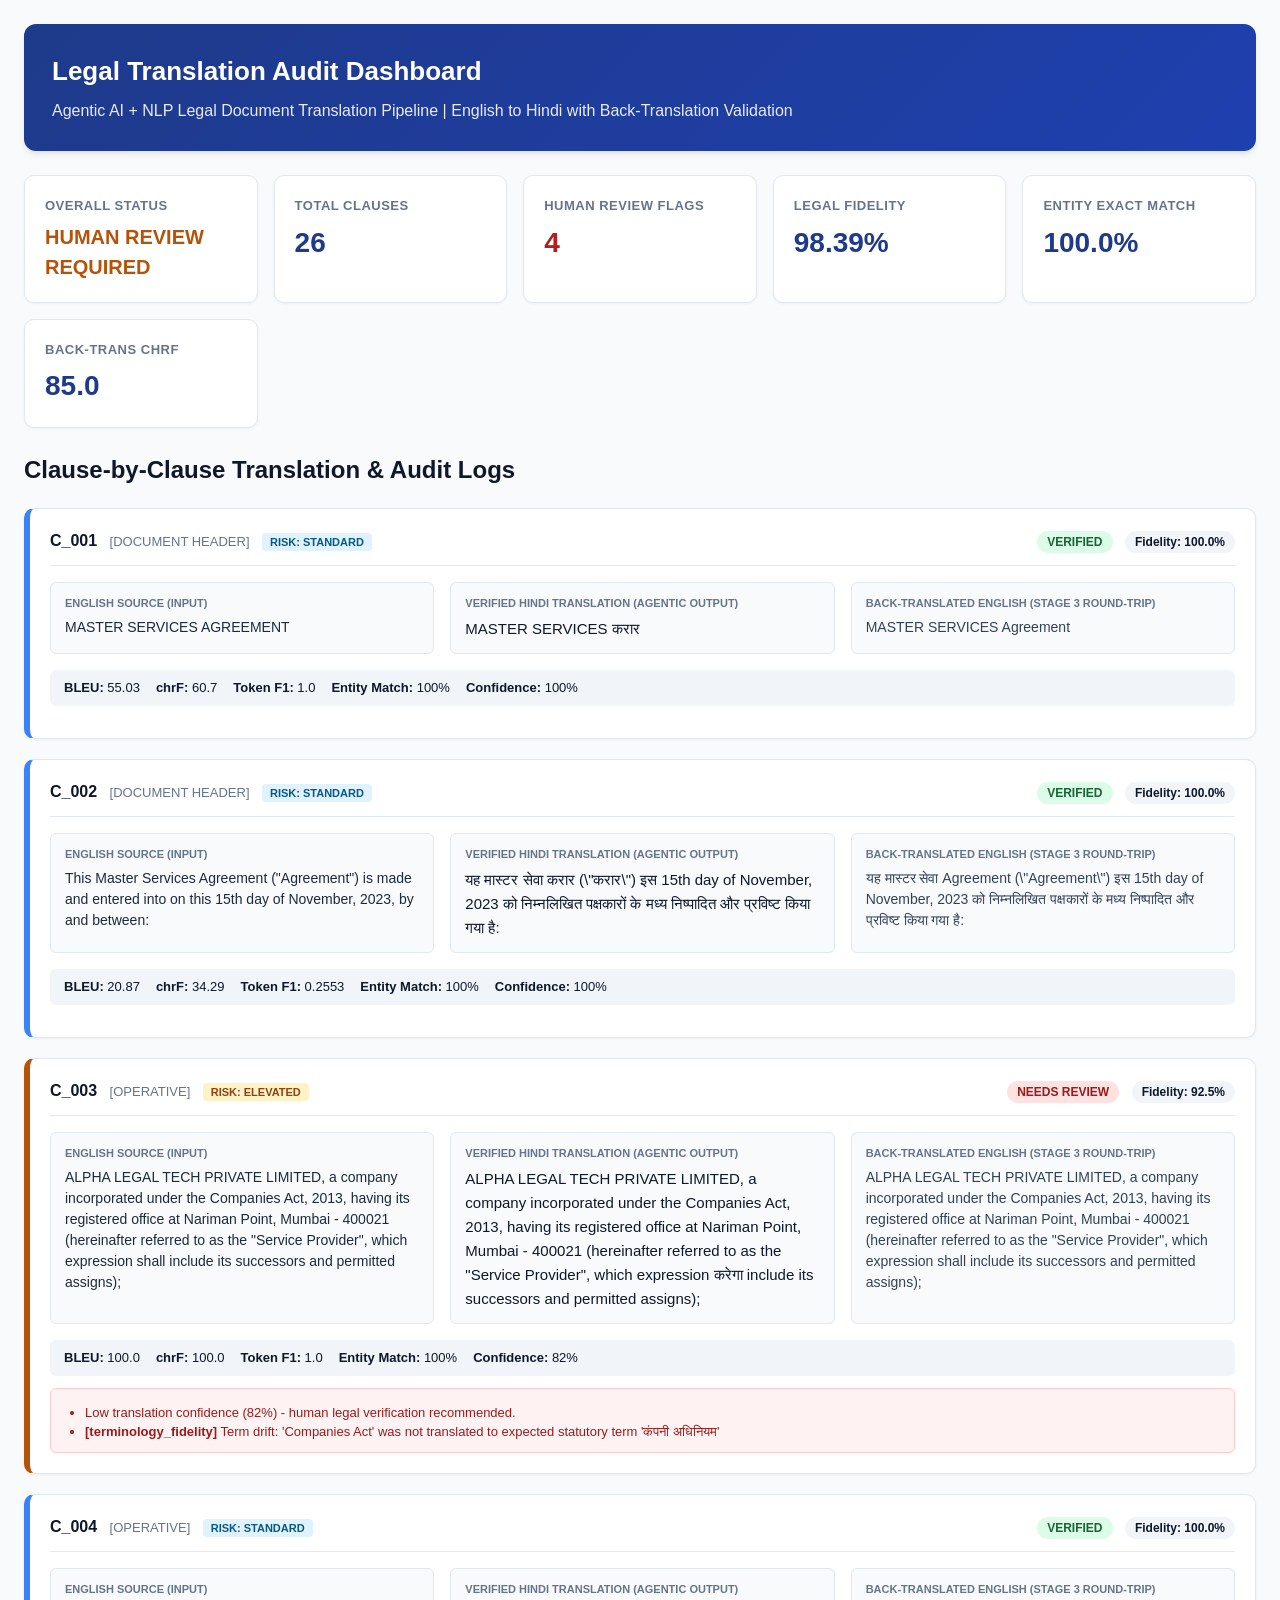
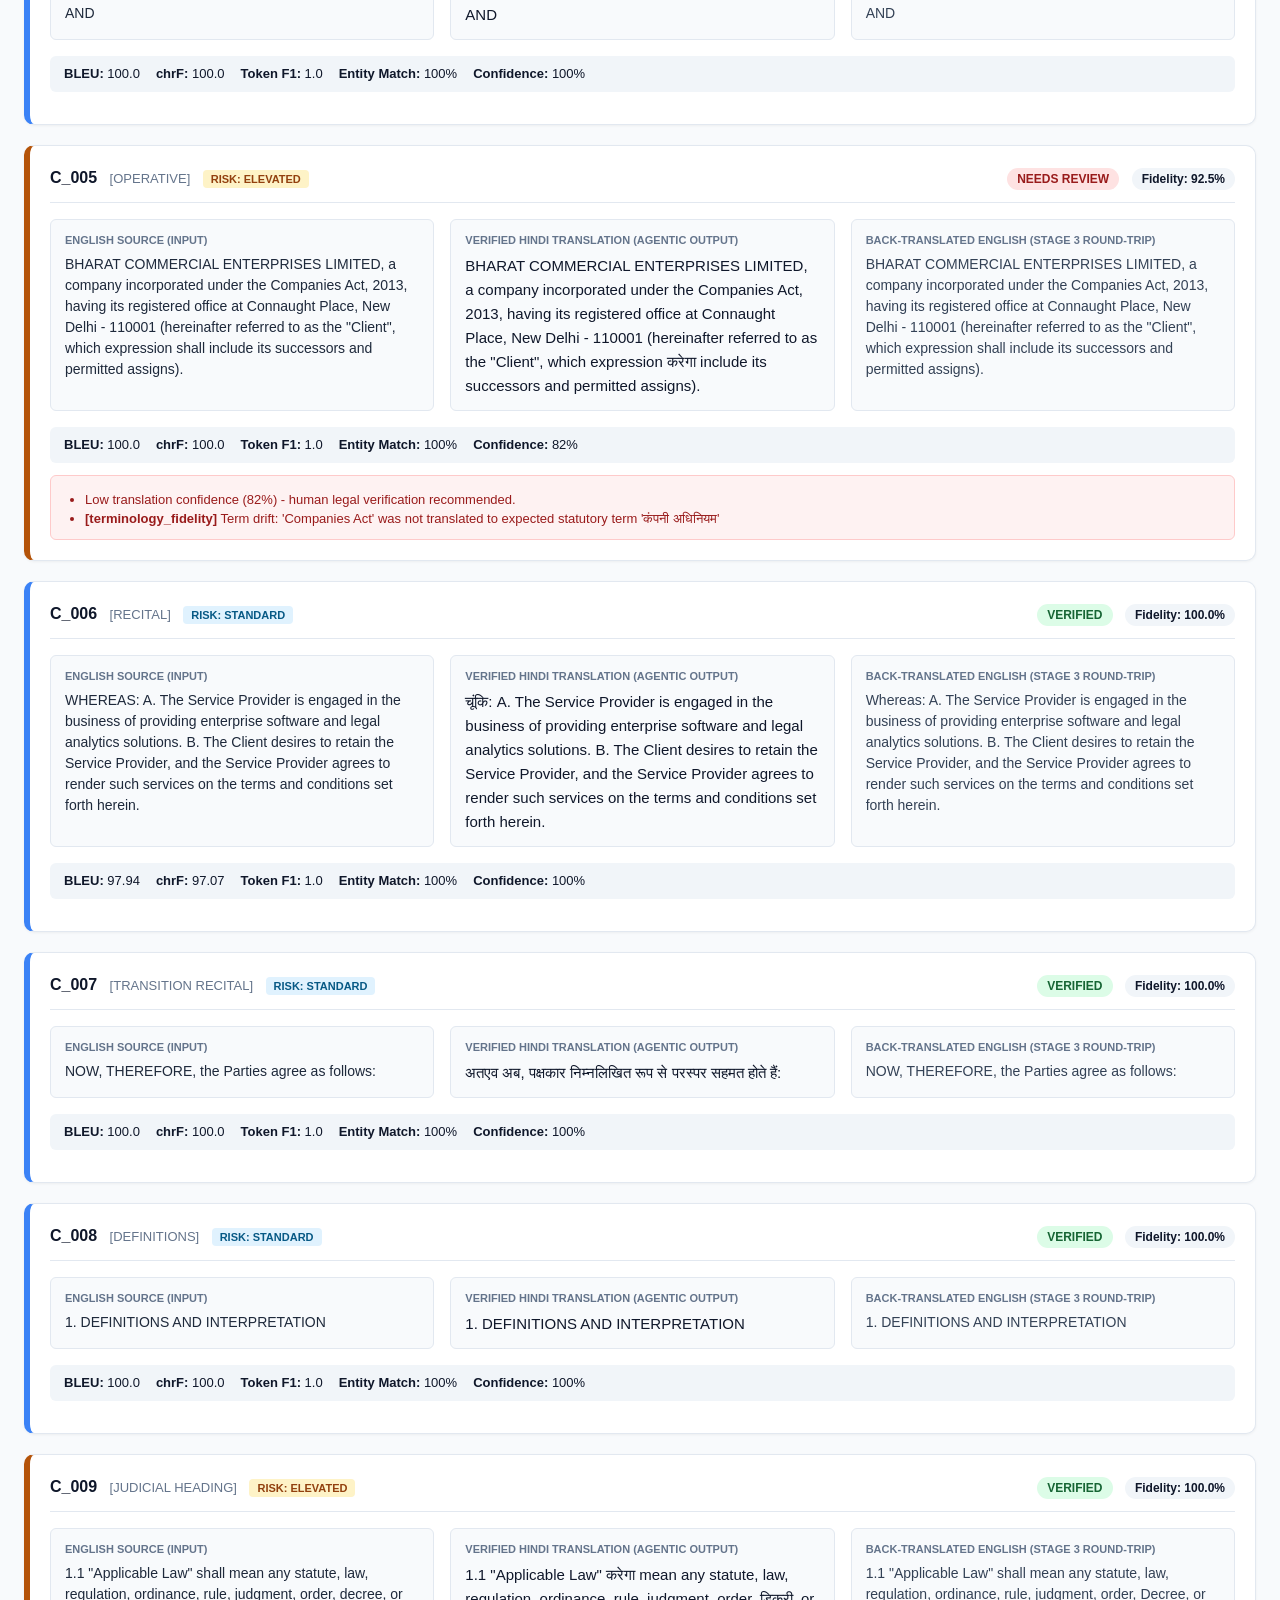
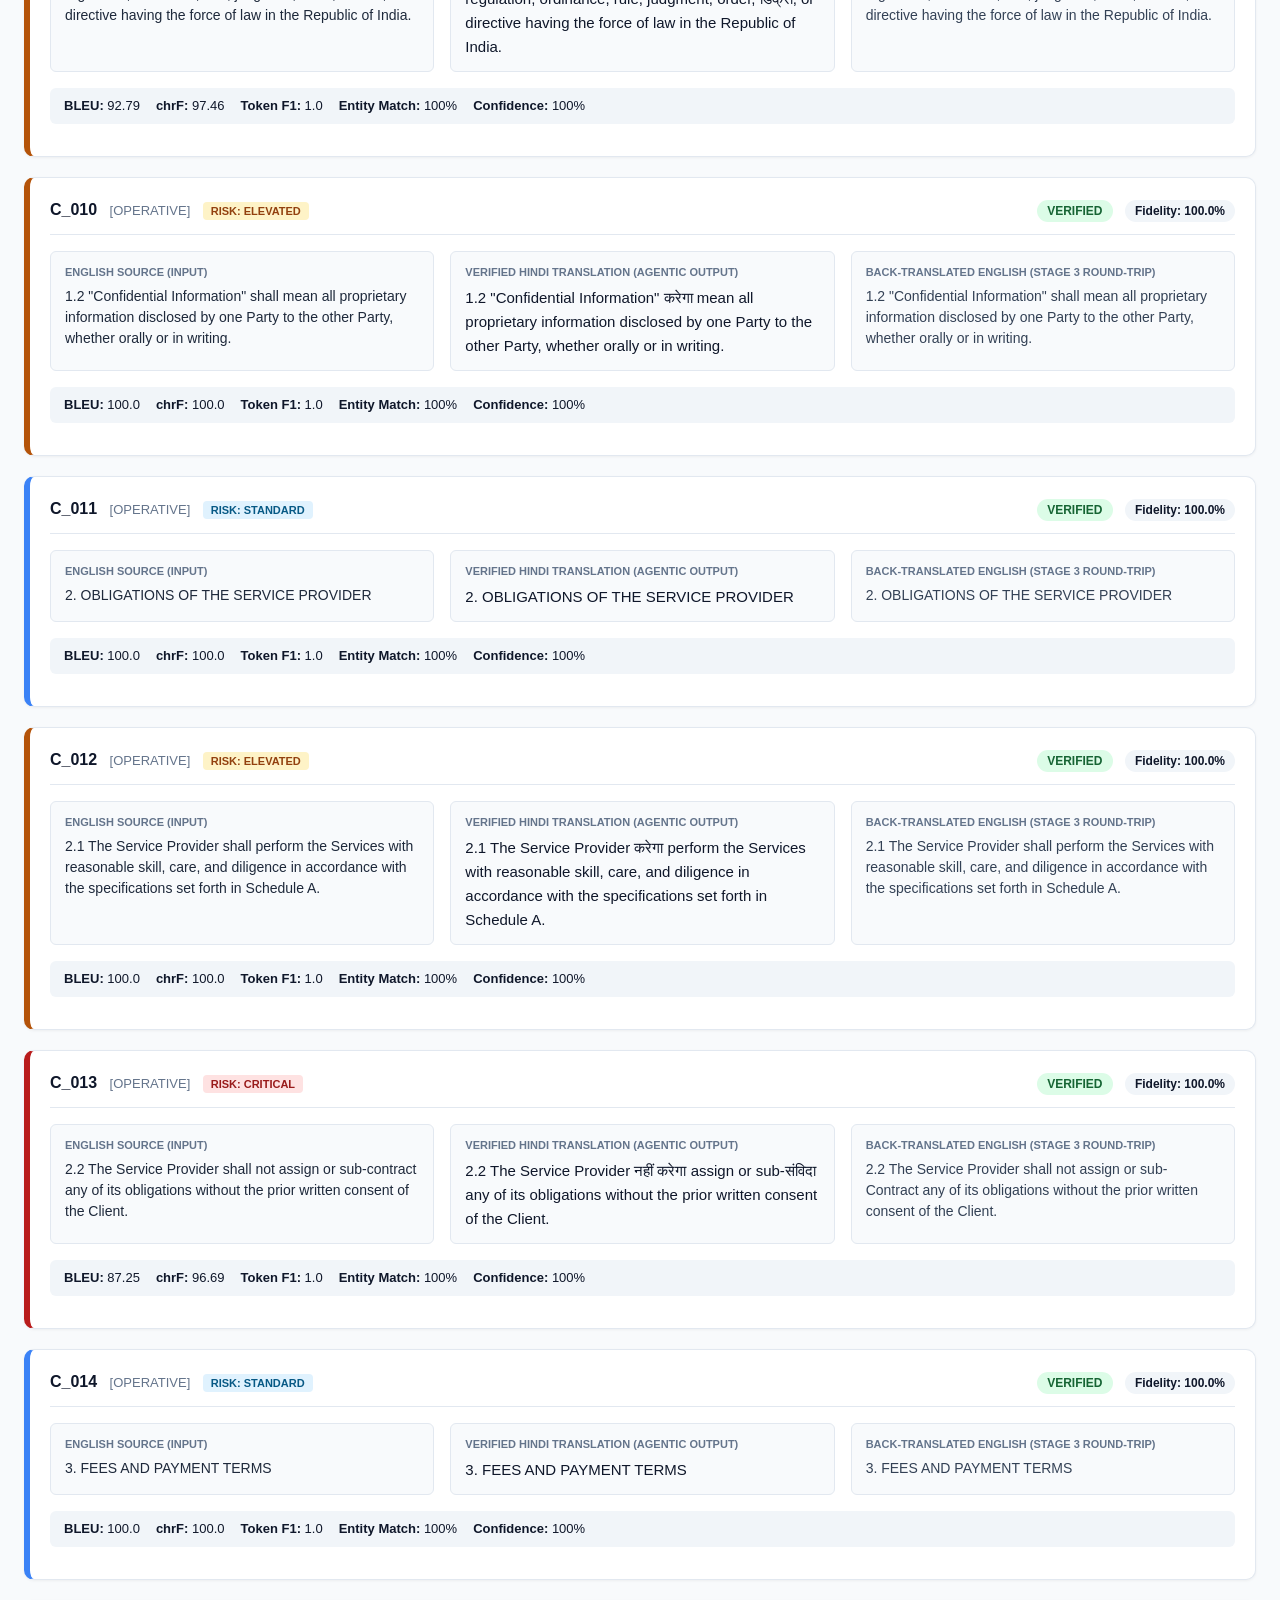
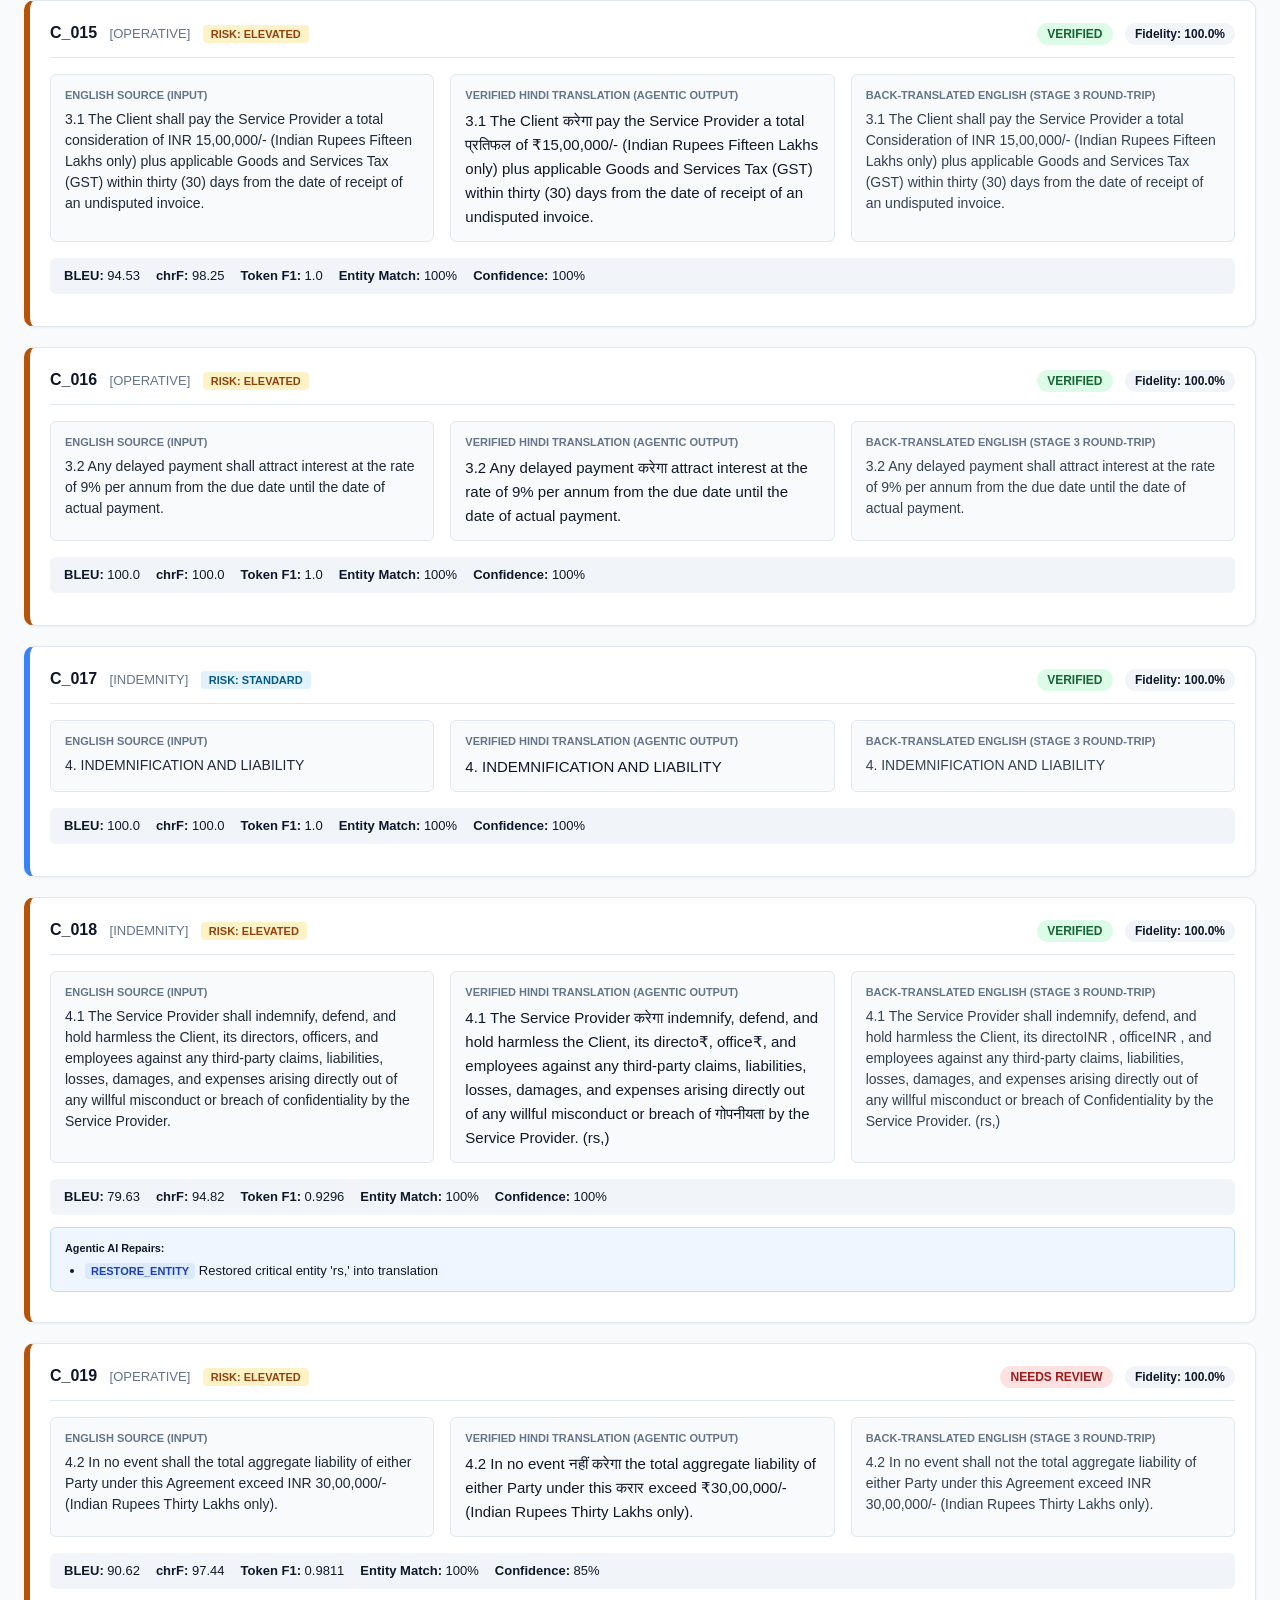
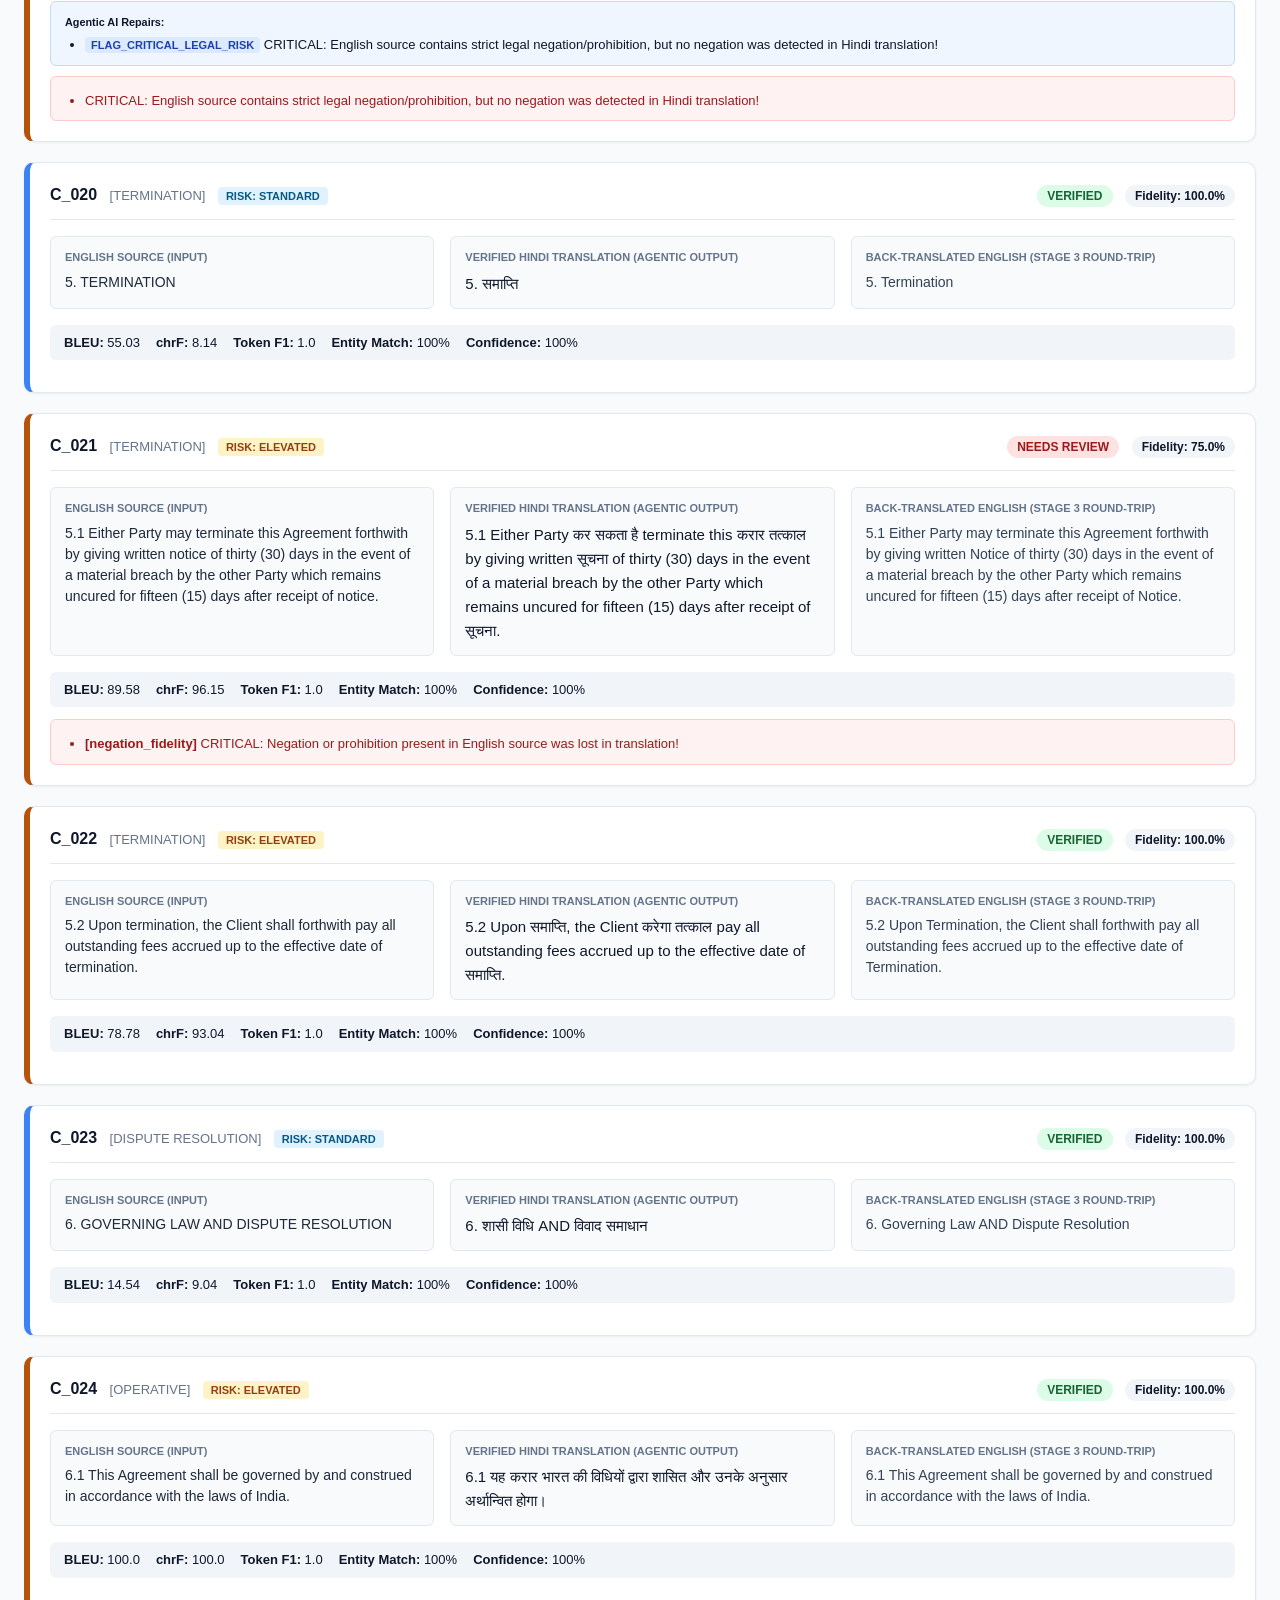
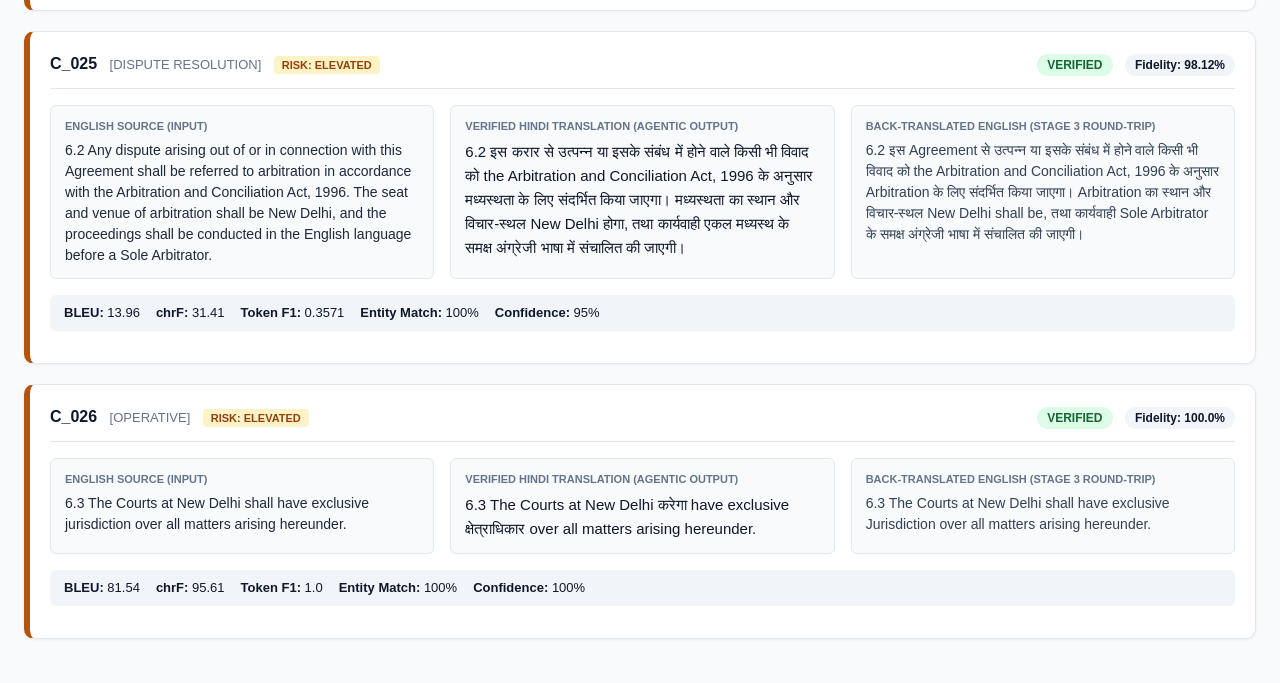
<file: reports/commercial_contract_audit.html>
<!DOCTYPE html>
<html lang="en">
<head>
<meta charset="UTF-8">
<meta name="viewport" content="width=device-width, initial-scale=1.0">
<title>Legal Translation Audit Dashboard</title>
<style>
    :root {
        --primary: #1e3a8a;
        --primary-light: #3b82f6;
        --success: #15803d;
        --warning: #b45309;
        --danger: #b91c1c;
        --bg: #f8fafc;
        --card-bg: #ffffff;
        --border: #e2e8f0;
        --text: #0f172a;
        --text-muted: #64748b;
    }
    body {
        font-family: -apple-system, BlinkMacSystemFont, "Segoe UI", Roboto, Helvetica, Arial, sans-serif;
        background-color: var(--bg);
        color: var(--text);
        margin: 0;
        padding: 24px;
        line-height: 1.5;
    }
    .container {
        max-width: 1280px;
        margin: 0 auto;
    }
    header {
        background: linear-gradient(135deg, #1e3a8a 0%, #1e40af 100%);
        color: white;
        padding: 28px;
        border-radius: 12px;
        margin-bottom: 24px;
        box-shadow: 0 4px 6px -1px rgba(0, 0, 0, 0.1);
    }
    header h1 { margin: 0 0 8px 0; font-size: 26px; }
    header p { margin: 0; opacity: 0.9; }
    .kpi-grid {
        display: grid;
        grid-template-columns: repeat(auto-fit, minmax(200px, 1fr));
        gap: 16px;
        margin-bottom: 24px;
    }
    .kpi-card {
        background: var(--card-bg);
        padding: 20px;
        border-radius: 10px;
        border: 1px solid var(--border);
        box-shadow: 0 1px 3px rgba(0,0,0,0.05);
    }
    .kpi-card h3 {
        margin: 0 0 6px 0;
        font-size: 13px;
        color: var(--text-muted);
        text-transform: uppercase;
        letter-spacing: 0.5px;
    }
    .kpi-card .value {
        font-size: 28px;
        font-weight: 700;
        color: var(--primary);
    }
    .clause-card {
        background: var(--card-bg);
        border: 1px solid var(--border);
        border-radius: 10px;
        padding: 20px;
        margin-bottom: 20px;
        box-shadow: 0 1px 3px rgba(0,0,0,0.05);
    }
    .clause-card.risk-critical { border-left: 6px solid var(--danger); }
    .clause-card.risk-elevated { border-left: 6px solid var(--warning); }
    .clause-card.risk-standard { border-left: 6px solid var(--primary-light); }
    .clause-header {
        display: flex;
        justify-content: space-between;
        align-items: center;
        border-bottom: 1px solid var(--border);
        padding-bottom: 12px;
        margin-bottom: 16px;
    }
    .clause-id { font-weight: 800; font-size: 16px; margin-right: 8px; }
    .clause-type { color: var(--text-muted); font-size: 13px; margin-right: 8px; }
    .risk-badge {
        font-size: 11px;
        padding: 3px 8px;
        border-radius: 4px;
        font-weight: 600;
    }
    .risk-badge.risk-critical { background: #fee2e2; color: #991b1b; }
    .risk-badge.risk-elevated { background: #fef3c7; color: #92400e; }
    .risk-badge.risk-standard { background: #e0f2fe; color: #075985; }
    .badge {
        padding: 4px 10px;
        border-radius: 20px;
        font-size: 12px;
        font-weight: 700;
    }
    .badge-success { background: #dcfce7; color: #166534; }
    .badge-danger { background: #fee2e2; color: #991b1b; }
    .fidelity-pill {
        background: #f1f5f9;
        padding: 4px 10px;
        border-radius: 20px;
        font-size: 12px;
        font-weight: 600;
        margin-left: 8px;
    }
    .clause-grid {
        display: grid;
        grid-template-columns: 1fr 1fr 1fr;
        gap: 16px;
        margin-bottom: 16px;
    }
    @media (max-width: 900px) {
        .clause-grid { grid-template-columns: 1fr; }
    }
    .col-box {
        background: #f8fafc;
        padding: 12px 14px;
        border-radius: 6px;
        border: 1px solid var(--border);
    }
    .col-box label {
        display: block;
        font-size: 11px;
        font-weight: 700;
        text-transform: uppercase;
        color: var(--text-muted);
        margin-bottom: 6px;
    }
    .text-source { color: #1e293b; font-size: 14px; margin: 0; }
    .text-hindi { color: #0f172a; font-size: 15px; font-weight: 500; margin: 0; line-height: 1.6; }
    .text-back { color: #334155; font-size: 14px; margin: 0; }
    .metrics-row {
        display: flex;
        gap: 16px;
        font-size: 13px;
        background: #f1f5f9;
        padding: 8px 14px;
        border-radius: 6px;
        margin-bottom: 12px;
        flex-wrap: wrap;
    }
    .repairs-box {
        background: #eff6ff;
        border: 1px solid #bfdbfe;
        border-radius: 6px;
        padding: 10px 14px;
        margin-bottom: 10px;
        font-size: 13px;
    }
    .repairs-box ul { margin: 4px 0 0 0; padding-left: 20px; }
    .action-pill {
        background: #dbeafe;
        color: #1e40af;
        padding: 2px 6px;
        border-radius: 4px;
        font-size: 11px;
        font-weight: 600;
    }
    .flag-box {
        background: #fef2f2;
        border: 1px solid #fecaca;
        border-radius: 6px;
        padding: 10px 14px;
        font-size: 13px;
        color: #991b1b;
    }
    .flag-box ul { margin: 4px 0 0 0; padding-left: 20px; }
</style>
</head>
<body>
<div class="container">
    <header>
        <h1>Legal Translation Audit Dashboard</h1>
        <p>Agentic AI + NLP Legal Document Translation Pipeline | English to Hindi with Back-Translation Validation</p>
    </header>

    <div class="kpi-grid">
        <div class="kpi-card">
            <h3>Overall Status</h3>
            <div class="value" style="font-size: 20px; color: #b45309;">HUMAN REVIEW REQUIRED</div>
        </div>
        <div class="kpi-card">
            <h3>Total Clauses</h3>
            <div class="value">26</div>
        </div>
        <div class="kpi-card">
            <h3>Human Review Flags</h3>
            <div class="value" style="color: #b91c1c;">4</div>
        </div>
        <div class="kpi-card">
            <h3>Legal Fidelity</h3>
            <div class="value">98.39%</div>
        </div>
        <div class="kpi-card">
            <h3>Entity Exact Match</h3>
            <div class="value">100.0%</div>
        </div>
        <div class="kpi-card">
            <h3>Back-Trans chrF</h3>
            <div class="value">85.0</div>
        </div>
    </div>

    <h2>Clause-by-Clause Translation & Audit Logs</h2>
    
            <div class="clause-card risk-standard">
                <div class="clause-header">
                    <div>
                        <span class="clause-id">C_001</span>
                        <span class="clause-type">[DOCUMENT HEADER]</span>
                        <span class="risk-badge risk-standard">RISK: STANDARD</span>
                    </div>
                    <div>
                        <span class="badge badge-success">VERIFIED</span>
                        <span class="fidelity-pill">Fidelity: 100.0%</span>
                    </div>
                </div>

                <div class="clause-grid">
                    <div class="col-box">
                        <label>English Source (Input)</label>
                        <p class="text-source">MASTER SERVICES AGREEMENT</p>
                    </div>
                    <div class="col-box">
                        <label>Verified Hindi Translation (Agentic Output)</label>
                        <p class="text-hindi">MASTER SERVICES करार</p>
                    </div>
                    <div class="col-box">
                        <label>Back-Translated English (Stage 3 Round-Trip)</label>
                        <p class="text-back">MASTER SERVICES Agreement</p>
                    </div>
                </div>

                <div class="metrics-row">
                    <span><b>BLEU:</b> 55.03</span>
                    <span><b>chrF:</b> 60.7</span>
                    <span><b>Token F1:</b> 1.0</span>
                    <span><b>Entity Match:</b> 100%</span>
                    <span><b>Confidence:</b> 100%</span>
                </div>

                
                
            </div>
            
            <div class="clause-card risk-standard">
                <div class="clause-header">
                    <div>
                        <span class="clause-id">C_002</span>
                        <span class="clause-type">[DOCUMENT HEADER]</span>
                        <span class="risk-badge risk-standard">RISK: STANDARD</span>
                    </div>
                    <div>
                        <span class="badge badge-success">VERIFIED</span>
                        <span class="fidelity-pill">Fidelity: 100.0%</span>
                    </div>
                </div>

                <div class="clause-grid">
                    <div class="col-box">
                        <label>English Source (Input)</label>
                        <p class="text-source">This Master Services Agreement ("Agreement") is made and entered into on this 15th day of November, 2023, by and between:</p>
                    </div>
                    <div class="col-box">
                        <label>Verified Hindi Translation (Agentic Output)</label>
                        <p class="text-hindi">यह मास्टर सेवा करार (\"करार\") इस 15th day of November, 2023 को निम्नलिखित पक्षकारों के मध्य निष्पादित और प्रविष्ट किया गया है:</p>
                    </div>
                    <div class="col-box">
                        <label>Back-Translated English (Stage 3 Round-Trip)</label>
                        <p class="text-back">यह मास्टर सेवा Agreement (\"Agreement\") इस 15th day of November, 2023 को निम्नलिखित पक्षकारों के मध्य निष्पादित और प्रविष्ट किया गया है:</p>
                    </div>
                </div>

                <div class="metrics-row">
                    <span><b>BLEU:</b> 20.87</span>
                    <span><b>chrF:</b> 34.29</span>
                    <span><b>Token F1:</b> 0.2553</span>
                    <span><b>Entity Match:</b> 100%</span>
                    <span><b>Confidence:</b> 100%</span>
                </div>

                
                
            </div>
            
            <div class="clause-card risk-elevated">
                <div class="clause-header">
                    <div>
                        <span class="clause-id">C_003</span>
                        <span class="clause-type">[OPERATIVE]</span>
                        <span class="risk-badge risk-elevated">RISK: ELEVATED</span>
                    </div>
                    <div>
                        <span class="badge badge-danger">NEEDS REVIEW</span>
                        <span class="fidelity-pill">Fidelity: 92.5%</span>
                    </div>
                </div>

                <div class="clause-grid">
                    <div class="col-box">
                        <label>English Source (Input)</label>
                        <p class="text-source">ALPHA LEGAL TECH PRIVATE LIMITED, a company incorporated under the Companies Act, 2013, having its registered office at Nariman Point, Mumbai - 400021 (hereinafter referred to as the "Service Provider", which expression shall include its successors and permitted assigns);</p>
                    </div>
                    <div class="col-box">
                        <label>Verified Hindi Translation (Agentic Output)</label>
                        <p class="text-hindi">ALPHA LEGAL TECH PRIVATE LIMITED, a company incorporated under the Companies Act, 2013, having its registered office at Nariman Point, Mumbai - 400021 (hereinafter referred to as the "Service Provider", which expression करेगा include its successors and permitted assigns);</p>
                    </div>
                    <div class="col-box">
                        <label>Back-Translated English (Stage 3 Round-Trip)</label>
                        <p class="text-back">ALPHA LEGAL TECH PRIVATE LIMITED, a company incorporated under the Companies Act, 2013, having its registered office at Nariman Point, Mumbai - 400021 (hereinafter referred to as the "Service Provider", which expression shall include its successors and permitted assigns);</p>
                    </div>
                </div>

                <div class="metrics-row">
                    <span><b>BLEU:</b> 100.0</span>
                    <span><b>chrF:</b> 100.0</span>
                    <span><b>Token F1:</b> 1.0</span>
                    <span><b>Entity Match:</b> 100%</span>
                    <span><b>Confidence:</b> 82%</span>
                </div>

                
                <div class='flag-box'><ul><li>Low translation confidence (82%) - human legal verification recommended.</li><li><b>[terminology_fidelity]</b> Term drift: 'Companies Act' was not translated to expected statutory term 'कंपनी अधिनियम'</li></ul></div>
            </div>
            
            <div class="clause-card risk-standard">
                <div class="clause-header">
                    <div>
                        <span class="clause-id">C_004</span>
                        <span class="clause-type">[OPERATIVE]</span>
                        <span class="risk-badge risk-standard">RISK: STANDARD</span>
                    </div>
                    <div>
                        <span class="badge badge-success">VERIFIED</span>
                        <span class="fidelity-pill">Fidelity: 100.0%</span>
                    </div>
                </div>

                <div class="clause-grid">
                    <div class="col-box">
                        <label>English Source (Input)</label>
                        <p class="text-source">AND</p>
                    </div>
                    <div class="col-box">
                        <label>Verified Hindi Translation (Agentic Output)</label>
                        <p class="text-hindi">AND</p>
                    </div>
                    <div class="col-box">
                        <label>Back-Translated English (Stage 3 Round-Trip)</label>
                        <p class="text-back">AND</p>
                    </div>
                </div>

                <div class="metrics-row">
                    <span><b>BLEU:</b> 100.0</span>
                    <span><b>chrF:</b> 100.0</span>
                    <span><b>Token F1:</b> 1.0</span>
                    <span><b>Entity Match:</b> 100%</span>
                    <span><b>Confidence:</b> 100%</span>
                </div>

                
                
            </div>
            
            <div class="clause-card risk-elevated">
                <div class="clause-header">
                    <div>
                        <span class="clause-id">C_005</span>
                        <span class="clause-type">[OPERATIVE]</span>
                        <span class="risk-badge risk-elevated">RISK: ELEVATED</span>
                    </div>
                    <div>
                        <span class="badge badge-danger">NEEDS REVIEW</span>
                        <span class="fidelity-pill">Fidelity: 92.5%</span>
                    </div>
                </div>

                <div class="clause-grid">
                    <div class="col-box">
                        <label>English Source (Input)</label>
                        <p class="text-source">BHARAT COMMERCIAL ENTERPRISES LIMITED, a company incorporated under the Companies Act, 2013, having its registered office at Connaught Place, New Delhi - 110001 (hereinafter referred to as the "Client", which expression shall include its successors and permitted assigns).</p>
                    </div>
                    <div class="col-box">
                        <label>Verified Hindi Translation (Agentic Output)</label>
                        <p class="text-hindi">BHARAT COMMERCIAL ENTERPRISES LIMITED, a company incorporated under the Companies Act, 2013, having its registered office at Connaught Place, New Delhi - 110001 (hereinafter referred to as the "Client", which expression करेगा include its successors and permitted assigns).</p>
                    </div>
                    <div class="col-box">
                        <label>Back-Translated English (Stage 3 Round-Trip)</label>
                        <p class="text-back">BHARAT COMMERCIAL ENTERPRISES LIMITED, a company incorporated under the Companies Act, 2013, having its registered office at Connaught Place, New Delhi - 110001 (hereinafter referred to as the "Client", which expression shall include its successors and permitted assigns).</p>
                    </div>
                </div>

                <div class="metrics-row">
                    <span><b>BLEU:</b> 100.0</span>
                    <span><b>chrF:</b> 100.0</span>
                    <span><b>Token F1:</b> 1.0</span>
                    <span><b>Entity Match:</b> 100%</span>
                    <span><b>Confidence:</b> 82%</span>
                </div>

                
                <div class='flag-box'><ul><li>Low translation confidence (82%) - human legal verification recommended.</li><li><b>[terminology_fidelity]</b> Term drift: 'Companies Act' was not translated to expected statutory term 'कंपनी अधिनियम'</li></ul></div>
            </div>
            
            <div class="clause-card risk-standard">
                <div class="clause-header">
                    <div>
                        <span class="clause-id">C_006</span>
                        <span class="clause-type">[RECITAL]</span>
                        <span class="risk-badge risk-standard">RISK: STANDARD</span>
                    </div>
                    <div>
                        <span class="badge badge-success">VERIFIED</span>
                        <span class="fidelity-pill">Fidelity: 100.0%</span>
                    </div>
                </div>

                <div class="clause-grid">
                    <div class="col-box">
                        <label>English Source (Input)</label>
                        <p class="text-source">WHEREAS: A. The Service Provider is engaged in the business of providing enterprise software and legal analytics solutions. B. The Client desires to retain the Service Provider, and the Service Provider agrees to render such services on the terms and conditions set forth herein.</p>
                    </div>
                    <div class="col-box">
                        <label>Verified Hindi Translation (Agentic Output)</label>
                        <p class="text-hindi">चूंकि: A. The Service Provider is engaged in the business of providing enterprise software and legal analytics solutions. B. The Client desires to retain the Service Provider, and the Service Provider agrees to render such services on the terms and conditions set forth herein.</p>
                    </div>
                    <div class="col-box">
                        <label>Back-Translated English (Stage 3 Round-Trip)</label>
                        <p class="text-back">Whereas: A. The Service Provider is engaged in the business of providing enterprise software and legal analytics solutions. B. The Client desires to retain the Service Provider, and the Service Provider agrees to render such services on the terms and conditions set forth herein.</p>
                    </div>
                </div>

                <div class="metrics-row">
                    <span><b>BLEU:</b> 97.94</span>
                    <span><b>chrF:</b> 97.07</span>
                    <span><b>Token F1:</b> 1.0</span>
                    <span><b>Entity Match:</b> 100%</span>
                    <span><b>Confidence:</b> 100%</span>
                </div>

                
                
            </div>
            
            <div class="clause-card risk-standard">
                <div class="clause-header">
                    <div>
                        <span class="clause-id">C_007</span>
                        <span class="clause-type">[TRANSITION RECITAL]</span>
                        <span class="risk-badge risk-standard">RISK: STANDARD</span>
                    </div>
                    <div>
                        <span class="badge badge-success">VERIFIED</span>
                        <span class="fidelity-pill">Fidelity: 100.0%</span>
                    </div>
                </div>

                <div class="clause-grid">
                    <div class="col-box">
                        <label>English Source (Input)</label>
                        <p class="text-source">NOW, THEREFORE, the Parties agree as follows:</p>
                    </div>
                    <div class="col-box">
                        <label>Verified Hindi Translation (Agentic Output)</label>
                        <p class="text-hindi">अतएव अब, पक्षकार निम्नलिखित रूप से परस्पर सहमत होते हैं:</p>
                    </div>
                    <div class="col-box">
                        <label>Back-Translated English (Stage 3 Round-Trip)</label>
                        <p class="text-back">NOW, THEREFORE, the Parties agree as follows:</p>
                    </div>
                </div>

                <div class="metrics-row">
                    <span><b>BLEU:</b> 100.0</span>
                    <span><b>chrF:</b> 100.0</span>
                    <span><b>Token F1:</b> 1.0</span>
                    <span><b>Entity Match:</b> 100%</span>
                    <span><b>Confidence:</b> 100%</span>
                </div>

                
                
            </div>
            
            <div class="clause-card risk-standard">
                <div class="clause-header">
                    <div>
                        <span class="clause-id">C_008</span>
                        <span class="clause-type">[DEFINITIONS]</span>
                        <span class="risk-badge risk-standard">RISK: STANDARD</span>
                    </div>
                    <div>
                        <span class="badge badge-success">VERIFIED</span>
                        <span class="fidelity-pill">Fidelity: 100.0%</span>
                    </div>
                </div>

                <div class="clause-grid">
                    <div class="col-box">
                        <label>English Source (Input)</label>
                        <p class="text-source">1. DEFINITIONS AND INTERPRETATION</p>
                    </div>
                    <div class="col-box">
                        <label>Verified Hindi Translation (Agentic Output)</label>
                        <p class="text-hindi">1. DEFINITIONS AND INTERPRETATION</p>
                    </div>
                    <div class="col-box">
                        <label>Back-Translated English (Stage 3 Round-Trip)</label>
                        <p class="text-back">1. DEFINITIONS AND INTERPRETATION</p>
                    </div>
                </div>

                <div class="metrics-row">
                    <span><b>BLEU:</b> 100.0</span>
                    <span><b>chrF:</b> 100.0</span>
                    <span><b>Token F1:</b> 1.0</span>
                    <span><b>Entity Match:</b> 100%</span>
                    <span><b>Confidence:</b> 100%</span>
                </div>

                
                
            </div>
            
            <div class="clause-card risk-elevated">
                <div class="clause-header">
                    <div>
                        <span class="clause-id">C_009</span>
                        <span class="clause-type">[JUDICIAL HEADING]</span>
                        <span class="risk-badge risk-elevated">RISK: ELEVATED</span>
                    </div>
                    <div>
                        <span class="badge badge-success">VERIFIED</span>
                        <span class="fidelity-pill">Fidelity: 100.0%</span>
                    </div>
                </div>

                <div class="clause-grid">
                    <div class="col-box">
                        <label>English Source (Input)</label>
                        <p class="text-source">1.1 "Applicable Law" shall mean any statute, law, regulation, ordinance, rule, judgment, order, decree, or directive having the force of law in the Republic of India.</p>
                    </div>
                    <div class="col-box">
                        <label>Verified Hindi Translation (Agentic Output)</label>
                        <p class="text-hindi">1.1 "Applicable Law" करेगा mean any statute, law, regulation, ordinance, rule, judgment, order, डिक्री, or directive having the force of law in the Republic of India.</p>
                    </div>
                    <div class="col-box">
                        <label>Back-Translated English (Stage 3 Round-Trip)</label>
                        <p class="text-back">1.1 "Applicable Law" shall mean any statute, law, regulation, ordinance, rule, judgment, order, Decree, or directive having the force of law in the Republic of India.</p>
                    </div>
                </div>

                <div class="metrics-row">
                    <span><b>BLEU:</b> 92.79</span>
                    <span><b>chrF:</b> 97.46</span>
                    <span><b>Token F1:</b> 1.0</span>
                    <span><b>Entity Match:</b> 100%</span>
                    <span><b>Confidence:</b> 100%</span>
                </div>

                
                
            </div>
            
            <div class="clause-card risk-elevated">
                <div class="clause-header">
                    <div>
                        <span class="clause-id">C_010</span>
                        <span class="clause-type">[OPERATIVE]</span>
                        <span class="risk-badge risk-elevated">RISK: ELEVATED</span>
                    </div>
                    <div>
                        <span class="badge badge-success">VERIFIED</span>
                        <span class="fidelity-pill">Fidelity: 100.0%</span>
                    </div>
                </div>

                <div class="clause-grid">
                    <div class="col-box">
                        <label>English Source (Input)</label>
                        <p class="text-source">1.2 "Confidential Information" shall mean all proprietary information disclosed by one Party to the other Party, whether orally or in writing.</p>
                    </div>
                    <div class="col-box">
                        <label>Verified Hindi Translation (Agentic Output)</label>
                        <p class="text-hindi">1.2 "Confidential Information" करेगा mean all proprietary information disclosed by one Party to the other Party, whether orally or in writing.</p>
                    </div>
                    <div class="col-box">
                        <label>Back-Translated English (Stage 3 Round-Trip)</label>
                        <p class="text-back">1.2 "Confidential Information" shall mean all proprietary information disclosed by one Party to the other Party, whether orally or in writing.</p>
                    </div>
                </div>

                <div class="metrics-row">
                    <span><b>BLEU:</b> 100.0</span>
                    <span><b>chrF:</b> 100.0</span>
                    <span><b>Token F1:</b> 1.0</span>
                    <span><b>Entity Match:</b> 100%</span>
                    <span><b>Confidence:</b> 100%</span>
                </div>

                
                
            </div>
            
            <div class="clause-card risk-standard">
                <div class="clause-header">
                    <div>
                        <span class="clause-id">C_011</span>
                        <span class="clause-type">[OPERATIVE]</span>
                        <span class="risk-badge risk-standard">RISK: STANDARD</span>
                    </div>
                    <div>
                        <span class="badge badge-success">VERIFIED</span>
                        <span class="fidelity-pill">Fidelity: 100.0%</span>
                    </div>
                </div>

                <div class="clause-grid">
                    <div class="col-box">
                        <label>English Source (Input)</label>
                        <p class="text-source">2. OBLIGATIONS OF THE SERVICE PROVIDER</p>
                    </div>
                    <div class="col-box">
                        <label>Verified Hindi Translation (Agentic Output)</label>
                        <p class="text-hindi">2. OBLIGATIONS OF THE SERVICE PROVIDER</p>
                    </div>
                    <div class="col-box">
                        <label>Back-Translated English (Stage 3 Round-Trip)</label>
                        <p class="text-back">2. OBLIGATIONS OF THE SERVICE PROVIDER</p>
                    </div>
                </div>

                <div class="metrics-row">
                    <span><b>BLEU:</b> 100.0</span>
                    <span><b>chrF:</b> 100.0</span>
                    <span><b>Token F1:</b> 1.0</span>
                    <span><b>Entity Match:</b> 100%</span>
                    <span><b>Confidence:</b> 100%</span>
                </div>

                
                
            </div>
            
            <div class="clause-card risk-elevated">
                <div class="clause-header">
                    <div>
                        <span class="clause-id">C_012</span>
                        <span class="clause-type">[OPERATIVE]</span>
                        <span class="risk-badge risk-elevated">RISK: ELEVATED</span>
                    </div>
                    <div>
                        <span class="badge badge-success">VERIFIED</span>
                        <span class="fidelity-pill">Fidelity: 100.0%</span>
                    </div>
                </div>

                <div class="clause-grid">
                    <div class="col-box">
                        <label>English Source (Input)</label>
                        <p class="text-source">2.1 The Service Provider shall perform the Services with reasonable skill, care, and diligence in accordance with the specifications set forth in Schedule A.</p>
                    </div>
                    <div class="col-box">
                        <label>Verified Hindi Translation (Agentic Output)</label>
                        <p class="text-hindi">2.1 The Service Provider करेगा perform the Services with reasonable skill, care, and diligence in accordance with the specifications set forth in Schedule A.</p>
                    </div>
                    <div class="col-box">
                        <label>Back-Translated English (Stage 3 Round-Trip)</label>
                        <p class="text-back">2.1 The Service Provider shall perform the Services with reasonable skill, care, and diligence in accordance with the specifications set forth in Schedule A.</p>
                    </div>
                </div>

                <div class="metrics-row">
                    <span><b>BLEU:</b> 100.0</span>
                    <span><b>chrF:</b> 100.0</span>
                    <span><b>Token F1:</b> 1.0</span>
                    <span><b>Entity Match:</b> 100%</span>
                    <span><b>Confidence:</b> 100%</span>
                </div>

                
                
            </div>
            
            <div class="clause-card risk-critical">
                <div class="clause-header">
                    <div>
                        <span class="clause-id">C_013</span>
                        <span class="clause-type">[OPERATIVE]</span>
                        <span class="risk-badge risk-critical">RISK: CRITICAL</span>
                    </div>
                    <div>
                        <span class="badge badge-success">VERIFIED</span>
                        <span class="fidelity-pill">Fidelity: 100.0%</span>
                    </div>
                </div>

                <div class="clause-grid">
                    <div class="col-box">
                        <label>English Source (Input)</label>
                        <p class="text-source">2.2 The Service Provider shall not assign or sub-contract any of its obligations without the prior written consent of the Client.</p>
                    </div>
                    <div class="col-box">
                        <label>Verified Hindi Translation (Agentic Output)</label>
                        <p class="text-hindi">2.2 The Service Provider नहीं करेगा assign or sub-संविदा any of its obligations without the prior written consent of the Client.</p>
                    </div>
                    <div class="col-box">
                        <label>Back-Translated English (Stage 3 Round-Trip)</label>
                        <p class="text-back">2.2 The Service Provider shall not assign or sub-Contract any of its obligations without the prior written consent of the Client.</p>
                    </div>
                </div>

                <div class="metrics-row">
                    <span><b>BLEU:</b> 87.25</span>
                    <span><b>chrF:</b> 96.69</span>
                    <span><b>Token F1:</b> 1.0</span>
                    <span><b>Entity Match:</b> 100%</span>
                    <span><b>Confidence:</b> 100%</span>
                </div>

                
                
            </div>
            
            <div class="clause-card risk-standard">
                <div class="clause-header">
                    <div>
                        <span class="clause-id">C_014</span>
                        <span class="clause-type">[OPERATIVE]</span>
                        <span class="risk-badge risk-standard">RISK: STANDARD</span>
                    </div>
                    <div>
                        <span class="badge badge-success">VERIFIED</span>
                        <span class="fidelity-pill">Fidelity: 100.0%</span>
                    </div>
                </div>

                <div class="clause-grid">
                    <div class="col-box">
                        <label>English Source (Input)</label>
                        <p class="text-source">3. FEES AND PAYMENT TERMS</p>
                    </div>
                    <div class="col-box">
                        <label>Verified Hindi Translation (Agentic Output)</label>
                        <p class="text-hindi">3. FEES AND PAYMENT TERMS</p>
                    </div>
                    <div class="col-box">
                        <label>Back-Translated English (Stage 3 Round-Trip)</label>
                        <p class="text-back">3. FEES AND PAYMENT TERMS</p>
                    </div>
                </div>

                <div class="metrics-row">
                    <span><b>BLEU:</b> 100.0</span>
                    <span><b>chrF:</b> 100.0</span>
                    <span><b>Token F1:</b> 1.0</span>
                    <span><b>Entity Match:</b> 100%</span>
                    <span><b>Confidence:</b> 100%</span>
                </div>

                
                
            </div>
            
            <div class="clause-card risk-elevated">
                <div class="clause-header">
                    <div>
                        <span class="clause-id">C_015</span>
                        <span class="clause-type">[OPERATIVE]</span>
                        <span class="risk-badge risk-elevated">RISK: ELEVATED</span>
                    </div>
                    <div>
                        <span class="badge badge-success">VERIFIED</span>
                        <span class="fidelity-pill">Fidelity: 100.0%</span>
                    </div>
                </div>

                <div class="clause-grid">
                    <div class="col-box">
                        <label>English Source (Input)</label>
                        <p class="text-source">3.1 The Client shall pay the Service Provider a total consideration of INR 15,00,000/- (Indian Rupees Fifteen Lakhs only) plus applicable Goods and Services Tax (GST) within thirty (30) days from the date of receipt of an undisputed invoice.</p>
                    </div>
                    <div class="col-box">
                        <label>Verified Hindi Translation (Agentic Output)</label>
                        <p class="text-hindi">3.1 The Client करेगा pay the Service Provider a total प्रतिफल of ₹15,00,000/- (Indian Rupees Fifteen Lakhs only) plus applicable Goods and Services Tax (GST) within thirty (30) days from the date of receipt of an undisputed invoice.</p>
                    </div>
                    <div class="col-box">
                        <label>Back-Translated English (Stage 3 Round-Trip)</label>
                        <p class="text-back">3.1 The Client shall pay the Service Provider a total Consideration of INR 15,00,000/- (Indian Rupees Fifteen Lakhs only) plus applicable Goods and Services Tax (GST) within thirty (30) days from the date of receipt of an undisputed invoice.</p>
                    </div>
                </div>

                <div class="metrics-row">
                    <span><b>BLEU:</b> 94.53</span>
                    <span><b>chrF:</b> 98.25</span>
                    <span><b>Token F1:</b> 1.0</span>
                    <span><b>Entity Match:</b> 100%</span>
                    <span><b>Confidence:</b> 100%</span>
                </div>

                
                
            </div>
            
            <div class="clause-card risk-elevated">
                <div class="clause-header">
                    <div>
                        <span class="clause-id">C_016</span>
                        <span class="clause-type">[OPERATIVE]</span>
                        <span class="risk-badge risk-elevated">RISK: ELEVATED</span>
                    </div>
                    <div>
                        <span class="badge badge-success">VERIFIED</span>
                        <span class="fidelity-pill">Fidelity: 100.0%</span>
                    </div>
                </div>

                <div class="clause-grid">
                    <div class="col-box">
                        <label>English Source (Input)</label>
                        <p class="text-source">3.2 Any delayed payment shall attract interest at the rate of 9% per annum from the due date until the date of actual payment.</p>
                    </div>
                    <div class="col-box">
                        <label>Verified Hindi Translation (Agentic Output)</label>
                        <p class="text-hindi">3.2 Any delayed payment करेगा attract interest at the rate of 9% per annum from the due date until the date of actual payment.</p>
                    </div>
                    <div class="col-box">
                        <label>Back-Translated English (Stage 3 Round-Trip)</label>
                        <p class="text-back">3.2 Any delayed payment shall attract interest at the rate of 9% per annum from the due date until the date of actual payment.</p>
                    </div>
                </div>

                <div class="metrics-row">
                    <span><b>BLEU:</b> 100.0</span>
                    <span><b>chrF:</b> 100.0</span>
                    <span><b>Token F1:</b> 1.0</span>
                    <span><b>Entity Match:</b> 100%</span>
                    <span><b>Confidence:</b> 100%</span>
                </div>

                
                
            </div>
            
            <div class="clause-card risk-standard">
                <div class="clause-header">
                    <div>
                        <span class="clause-id">C_017</span>
                        <span class="clause-type">[INDEMNITY]</span>
                        <span class="risk-badge risk-standard">RISK: STANDARD</span>
                    </div>
                    <div>
                        <span class="badge badge-success">VERIFIED</span>
                        <span class="fidelity-pill">Fidelity: 100.0%</span>
                    </div>
                </div>

                <div class="clause-grid">
                    <div class="col-box">
                        <label>English Source (Input)</label>
                        <p class="text-source">4. INDEMNIFICATION AND LIABILITY</p>
                    </div>
                    <div class="col-box">
                        <label>Verified Hindi Translation (Agentic Output)</label>
                        <p class="text-hindi">4. INDEMNIFICATION AND LIABILITY</p>
                    </div>
                    <div class="col-box">
                        <label>Back-Translated English (Stage 3 Round-Trip)</label>
                        <p class="text-back">4. INDEMNIFICATION AND LIABILITY</p>
                    </div>
                </div>

                <div class="metrics-row">
                    <span><b>BLEU:</b> 100.0</span>
                    <span><b>chrF:</b> 100.0</span>
                    <span><b>Token F1:</b> 1.0</span>
                    <span><b>Entity Match:</b> 100%</span>
                    <span><b>Confidence:</b> 100%</span>
                </div>

                
                
            </div>
            
            <div class="clause-card risk-elevated">
                <div class="clause-header">
                    <div>
                        <span class="clause-id">C_018</span>
                        <span class="clause-type">[INDEMNITY]</span>
                        <span class="risk-badge risk-elevated">RISK: ELEVATED</span>
                    </div>
                    <div>
                        <span class="badge badge-success">VERIFIED</span>
                        <span class="fidelity-pill">Fidelity: 100.0%</span>
                    </div>
                </div>

                <div class="clause-grid">
                    <div class="col-box">
                        <label>English Source (Input)</label>
                        <p class="text-source">4.1 The Service Provider shall indemnify, defend, and hold harmless the Client, its directors, officers, and employees against any third-party claims, liabilities, losses, damages, and expenses arising directly out of any willful misconduct or breach of confidentiality by the Service Provider.</p>
                    </div>
                    <div class="col-box">
                        <label>Verified Hindi Translation (Agentic Output)</label>
                        <p class="text-hindi">4.1 The Service Provider करेगा indemnify, defend, and hold harmless the Client, its directo₹, office₹, and employees against any third-party claims, liabilities, losses, damages, and expenses arising directly out of any willful misconduct or breach of गोपनीयता by the Service Provider. (rs,)</p>
                    </div>
                    <div class="col-box">
                        <label>Back-Translated English (Stage 3 Round-Trip)</label>
                        <p class="text-back">4.1 The Service Provider shall indemnify, defend, and hold harmless the Client, its directoINR , officeINR , and employees against any third-party claims, liabilities, losses, damages, and expenses arising directly out of any willful misconduct or breach of Confidentiality by the Service Provider. (rs,)</p>
                    </div>
                </div>

                <div class="metrics-row">
                    <span><b>BLEU:</b> 79.63</span>
                    <span><b>chrF:</b> 94.82</span>
                    <span><b>Token F1:</b> 0.9296</span>
                    <span><b>Entity Match:</b> 100%</span>
                    <span><b>Confidence:</b> 100%</span>
                </div>

                <div class='repairs-box'><small><b>Agentic AI Repairs:</b></small><ul><li><span class='action-pill'>RESTORE_ENTITY</span> Restored critical entity 'rs,' into translation</li></ul></div>
                
            </div>
            
            <div class="clause-card risk-elevated">
                <div class="clause-header">
                    <div>
                        <span class="clause-id">C_019</span>
                        <span class="clause-type">[OPERATIVE]</span>
                        <span class="risk-badge risk-elevated">RISK: ELEVATED</span>
                    </div>
                    <div>
                        <span class="badge badge-danger">NEEDS REVIEW</span>
                        <span class="fidelity-pill">Fidelity: 100.0%</span>
                    </div>
                </div>

                <div class="clause-grid">
                    <div class="col-box">
                        <label>English Source (Input)</label>
                        <p class="text-source">4.2 In no event shall the total aggregate liability of either Party under this Agreement exceed INR 30,00,000/- (Indian Rupees Thirty Lakhs only).</p>
                    </div>
                    <div class="col-box">
                        <label>Verified Hindi Translation (Agentic Output)</label>
                        <p class="text-hindi">4.2 In no event नहीं करेगा the total aggregate liability of either Party under this करार exceed ₹30,00,000/- (Indian Rupees Thirty Lakhs only).</p>
                    </div>
                    <div class="col-box">
                        <label>Back-Translated English (Stage 3 Round-Trip)</label>
                        <p class="text-back">4.2 In no event shall not the total aggregate liability of either Party under this Agreement exceed INR 30,00,000/- (Indian Rupees Thirty Lakhs only).</p>
                    </div>
                </div>

                <div class="metrics-row">
                    <span><b>BLEU:</b> 90.62</span>
                    <span><b>chrF:</b> 97.44</span>
                    <span><b>Token F1:</b> 0.9811</span>
                    <span><b>Entity Match:</b> 100%</span>
                    <span><b>Confidence:</b> 85%</span>
                </div>

                <div class='repairs-box'><small><b>Agentic AI Repairs:</b></small><ul><li><span class='action-pill'>FLAG_CRITICAL_LEGAL_RISK</span> CRITICAL: English source contains strict legal negation/prohibition, but no negation was detected in Hindi translation!</li></ul></div>
                <div class='flag-box'><ul><li>CRITICAL: English source contains strict legal negation/prohibition, but no negation was detected in Hindi translation!</li></ul></div>
            </div>
            
            <div class="clause-card risk-standard">
                <div class="clause-header">
                    <div>
                        <span class="clause-id">C_020</span>
                        <span class="clause-type">[TERMINATION]</span>
                        <span class="risk-badge risk-standard">RISK: STANDARD</span>
                    </div>
                    <div>
                        <span class="badge badge-success">VERIFIED</span>
                        <span class="fidelity-pill">Fidelity: 100.0%</span>
                    </div>
                </div>

                <div class="clause-grid">
                    <div class="col-box">
                        <label>English Source (Input)</label>
                        <p class="text-source">5. TERMINATION</p>
                    </div>
                    <div class="col-box">
                        <label>Verified Hindi Translation (Agentic Output)</label>
                        <p class="text-hindi">5. समाप्ति</p>
                    </div>
                    <div class="col-box">
                        <label>Back-Translated English (Stage 3 Round-Trip)</label>
                        <p class="text-back">5. Termination</p>
                    </div>
                </div>

                <div class="metrics-row">
                    <span><b>BLEU:</b> 55.03</span>
                    <span><b>chrF:</b> 8.14</span>
                    <span><b>Token F1:</b> 1.0</span>
                    <span><b>Entity Match:</b> 100%</span>
                    <span><b>Confidence:</b> 100%</span>
                </div>

                
                
            </div>
            
            <div class="clause-card risk-elevated">
                <div class="clause-header">
                    <div>
                        <span class="clause-id">C_021</span>
                        <span class="clause-type">[TERMINATION]</span>
                        <span class="risk-badge risk-elevated">RISK: ELEVATED</span>
                    </div>
                    <div>
                        <span class="badge badge-danger">NEEDS REVIEW</span>
                        <span class="fidelity-pill">Fidelity: 75.0%</span>
                    </div>
                </div>

                <div class="clause-grid">
                    <div class="col-box">
                        <label>English Source (Input)</label>
                        <p class="text-source">5.1 Either Party may terminate this Agreement forthwith by giving written notice of thirty (30) days in the event of a material breach by the other Party which remains uncured for fifteen (15) days after receipt of notice.</p>
                    </div>
                    <div class="col-box">
                        <label>Verified Hindi Translation (Agentic Output)</label>
                        <p class="text-hindi">5.1 Either Party कर सकता है terminate this करार तत्काल by giving written सूचना of thirty (30) days in the event of a material breach by the other Party which remains uncured for fifteen (15) days after receipt of सूचना.</p>
                    </div>
                    <div class="col-box">
                        <label>Back-Translated English (Stage 3 Round-Trip)</label>
                        <p class="text-back">5.1 Either Party may terminate this Agreement forthwith by giving written Notice of thirty (30) days in the event of a material breach by the other Party which remains uncured for fifteen (15) days after receipt of Notice.</p>
                    </div>
                </div>

                <div class="metrics-row">
                    <span><b>BLEU:</b> 89.58</span>
                    <span><b>chrF:</b> 96.15</span>
                    <span><b>Token F1:</b> 1.0</span>
                    <span><b>Entity Match:</b> 100%</span>
                    <span><b>Confidence:</b> 100%</span>
                </div>

                
                <div class='flag-box'><ul><li><b>[negation_fidelity]</b> CRITICAL: Negation or prohibition present in English source was lost in translation!</li></ul></div>
            </div>
            
            <div class="clause-card risk-elevated">
                <div class="clause-header">
                    <div>
                        <span class="clause-id">C_022</span>
                        <span class="clause-type">[TERMINATION]</span>
                        <span class="risk-badge risk-elevated">RISK: ELEVATED</span>
                    </div>
                    <div>
                        <span class="badge badge-success">VERIFIED</span>
                        <span class="fidelity-pill">Fidelity: 100.0%</span>
                    </div>
                </div>

                <div class="clause-grid">
                    <div class="col-box">
                        <label>English Source (Input)</label>
                        <p class="text-source">5.2 Upon termination, the Client shall forthwith pay all outstanding fees accrued up to the effective date of termination.</p>
                    </div>
                    <div class="col-box">
                        <label>Verified Hindi Translation (Agentic Output)</label>
                        <p class="text-hindi">5.2 Upon समाप्ति, the Client करेगा तत्काल pay all outstanding fees accrued up to the effective date of समाप्ति.</p>
                    </div>
                    <div class="col-box">
                        <label>Back-Translated English (Stage 3 Round-Trip)</label>
                        <p class="text-back">5.2 Upon Termination, the Client shall forthwith pay all outstanding fees accrued up to the effective date of Termination.</p>
                    </div>
                </div>

                <div class="metrics-row">
                    <span><b>BLEU:</b> 78.78</span>
                    <span><b>chrF:</b> 93.04</span>
                    <span><b>Token F1:</b> 1.0</span>
                    <span><b>Entity Match:</b> 100%</span>
                    <span><b>Confidence:</b> 100%</span>
                </div>

                
                
            </div>
            
            <div class="clause-card risk-standard">
                <div class="clause-header">
                    <div>
                        <span class="clause-id">C_023</span>
                        <span class="clause-type">[DISPUTE RESOLUTION]</span>
                        <span class="risk-badge risk-standard">RISK: STANDARD</span>
                    </div>
                    <div>
                        <span class="badge badge-success">VERIFIED</span>
                        <span class="fidelity-pill">Fidelity: 100.0%</span>
                    </div>
                </div>

                <div class="clause-grid">
                    <div class="col-box">
                        <label>English Source (Input)</label>
                        <p class="text-source">6. GOVERNING LAW AND DISPUTE RESOLUTION</p>
                    </div>
                    <div class="col-box">
                        <label>Verified Hindi Translation (Agentic Output)</label>
                        <p class="text-hindi">6. शासी विधि AND विवाद समाधान</p>
                    </div>
                    <div class="col-box">
                        <label>Back-Translated English (Stage 3 Round-Trip)</label>
                        <p class="text-back">6. Governing Law AND Dispute Resolution</p>
                    </div>
                </div>

                <div class="metrics-row">
                    <span><b>BLEU:</b> 14.54</span>
                    <span><b>chrF:</b> 9.04</span>
                    <span><b>Token F1:</b> 1.0</span>
                    <span><b>Entity Match:</b> 100%</span>
                    <span><b>Confidence:</b> 100%</span>
                </div>

                
                
            </div>
            
            <div class="clause-card risk-elevated">
                <div class="clause-header">
                    <div>
                        <span class="clause-id">C_024</span>
                        <span class="clause-type">[OPERATIVE]</span>
                        <span class="risk-badge risk-elevated">RISK: ELEVATED</span>
                    </div>
                    <div>
                        <span class="badge badge-success">VERIFIED</span>
                        <span class="fidelity-pill">Fidelity: 100.0%</span>
                    </div>
                </div>

                <div class="clause-grid">
                    <div class="col-box">
                        <label>English Source (Input)</label>
                        <p class="text-source">6.1 This Agreement shall be governed by and construed in accordance with the laws of India.</p>
                    </div>
                    <div class="col-box">
                        <label>Verified Hindi Translation (Agentic Output)</label>
                        <p class="text-hindi">6.1 यह करार भारत की विधियों द्वारा शासित और उनके अनुसार अर्थान्वित होगा।</p>
                    </div>
                    <div class="col-box">
                        <label>Back-Translated English (Stage 3 Round-Trip)</label>
                        <p class="text-back">6.1 This Agreement shall be governed by and construed in accordance with the laws of India.</p>
                    </div>
                </div>

                <div class="metrics-row">
                    <span><b>BLEU:</b> 100.0</span>
                    <span><b>chrF:</b> 100.0</span>
                    <span><b>Token F1:</b> 1.0</span>
                    <span><b>Entity Match:</b> 100%</span>
                    <span><b>Confidence:</b> 100%</span>
                </div>

                
                
            </div>
            
            <div class="clause-card risk-elevated">
                <div class="clause-header">
                    <div>
                        <span class="clause-id">C_025</span>
                        <span class="clause-type">[DISPUTE RESOLUTION]</span>
                        <span class="risk-badge risk-elevated">RISK: ELEVATED</span>
                    </div>
                    <div>
                        <span class="badge badge-success">VERIFIED</span>
                        <span class="fidelity-pill">Fidelity: 98.12%</span>
                    </div>
                </div>

                <div class="clause-grid">
                    <div class="col-box">
                        <label>English Source (Input)</label>
                        <p class="text-source">6.2 Any dispute arising out of or in connection with this Agreement shall be referred to arbitration in accordance with the Arbitration and Conciliation Act, 1996. The seat and venue of arbitration shall be New Delhi, and the proceedings shall be conducted in the English language before a Sole Arbitrator.</p>
                    </div>
                    <div class="col-box">
                        <label>Verified Hindi Translation (Agentic Output)</label>
                        <p class="text-hindi">6.2 इस करार से उत्पन्न या इसके संबंध में होने वाले किसी भी विवाद को the Arbitration and Conciliation Act, 1996 के अनुसार मध्यस्थता के लिए संदर्भित किया जाएगा। मध्यस्थता का स्थान और विचार-स्थल New Delhi होगा, तथा कार्यवाही एकल मध्यस्थ के समक्ष अंग्रेजी भाषा में संचालित की जाएगी।</p>
                    </div>
                    <div class="col-box">
                        <label>Back-Translated English (Stage 3 Round-Trip)</label>
                        <p class="text-back">6.2 इस Agreement से उत्पन्न या इसके संबंध में होने वाले किसी भी विवाद को the Arbitration and Conciliation Act, 1996 के अनुसार Arbitration के लिए संदर्भित किया जाएगा। Arbitration का स्थान और विचार-स्थल New Delhi shall be, तथा कार्यवाही Sole Arbitrator के समक्ष अंग्रेजी भाषा में संचालित की जाएगी।</p>
                    </div>
                </div>

                <div class="metrics-row">
                    <span><b>BLEU:</b> 13.96</span>
                    <span><b>chrF:</b> 31.41</span>
                    <span><b>Token F1:</b> 0.3571</span>
                    <span><b>Entity Match:</b> 100%</span>
                    <span><b>Confidence:</b> 95%</span>
                </div>

                
                
            </div>
            
            <div class="clause-card risk-elevated">
                <div class="clause-header">
                    <div>
                        <span class="clause-id">C_026</span>
                        <span class="clause-type">[OPERATIVE]</span>
                        <span class="risk-badge risk-elevated">RISK: ELEVATED</span>
                    </div>
                    <div>
                        <span class="badge badge-success">VERIFIED</span>
                        <span class="fidelity-pill">Fidelity: 100.0%</span>
                    </div>
                </div>

                <div class="clause-grid">
                    <div class="col-box">
                        <label>English Source (Input)</label>
                        <p class="text-source">6.3 The Courts at New Delhi shall have exclusive jurisdiction over all matters arising hereunder.</p>
                    </div>
                    <div class="col-box">
                        <label>Verified Hindi Translation (Agentic Output)</label>
                        <p class="text-hindi">6.3 The Courts at New Delhi करेगा have exclusive क्षेत्राधिकार over all matters arising hereunder.</p>
                    </div>
                    <div class="col-box">
                        <label>Back-Translated English (Stage 3 Round-Trip)</label>
                        <p class="text-back">6.3 The Courts at New Delhi shall have exclusive Jurisdiction over all matters arising hereunder.</p>
                    </div>
                </div>

                <div class="metrics-row">
                    <span><b>BLEU:</b> 81.54</span>
                    <span><b>chrF:</b> 95.61</span>
                    <span><b>Token F1:</b> 1.0</span>
                    <span><b>Entity Match:</b> 100%</span>
                    <span><b>Confidence:</b> 100%</span>
                </div>

                
                
            </div>
            
</div>
</body>
</html>
</file>
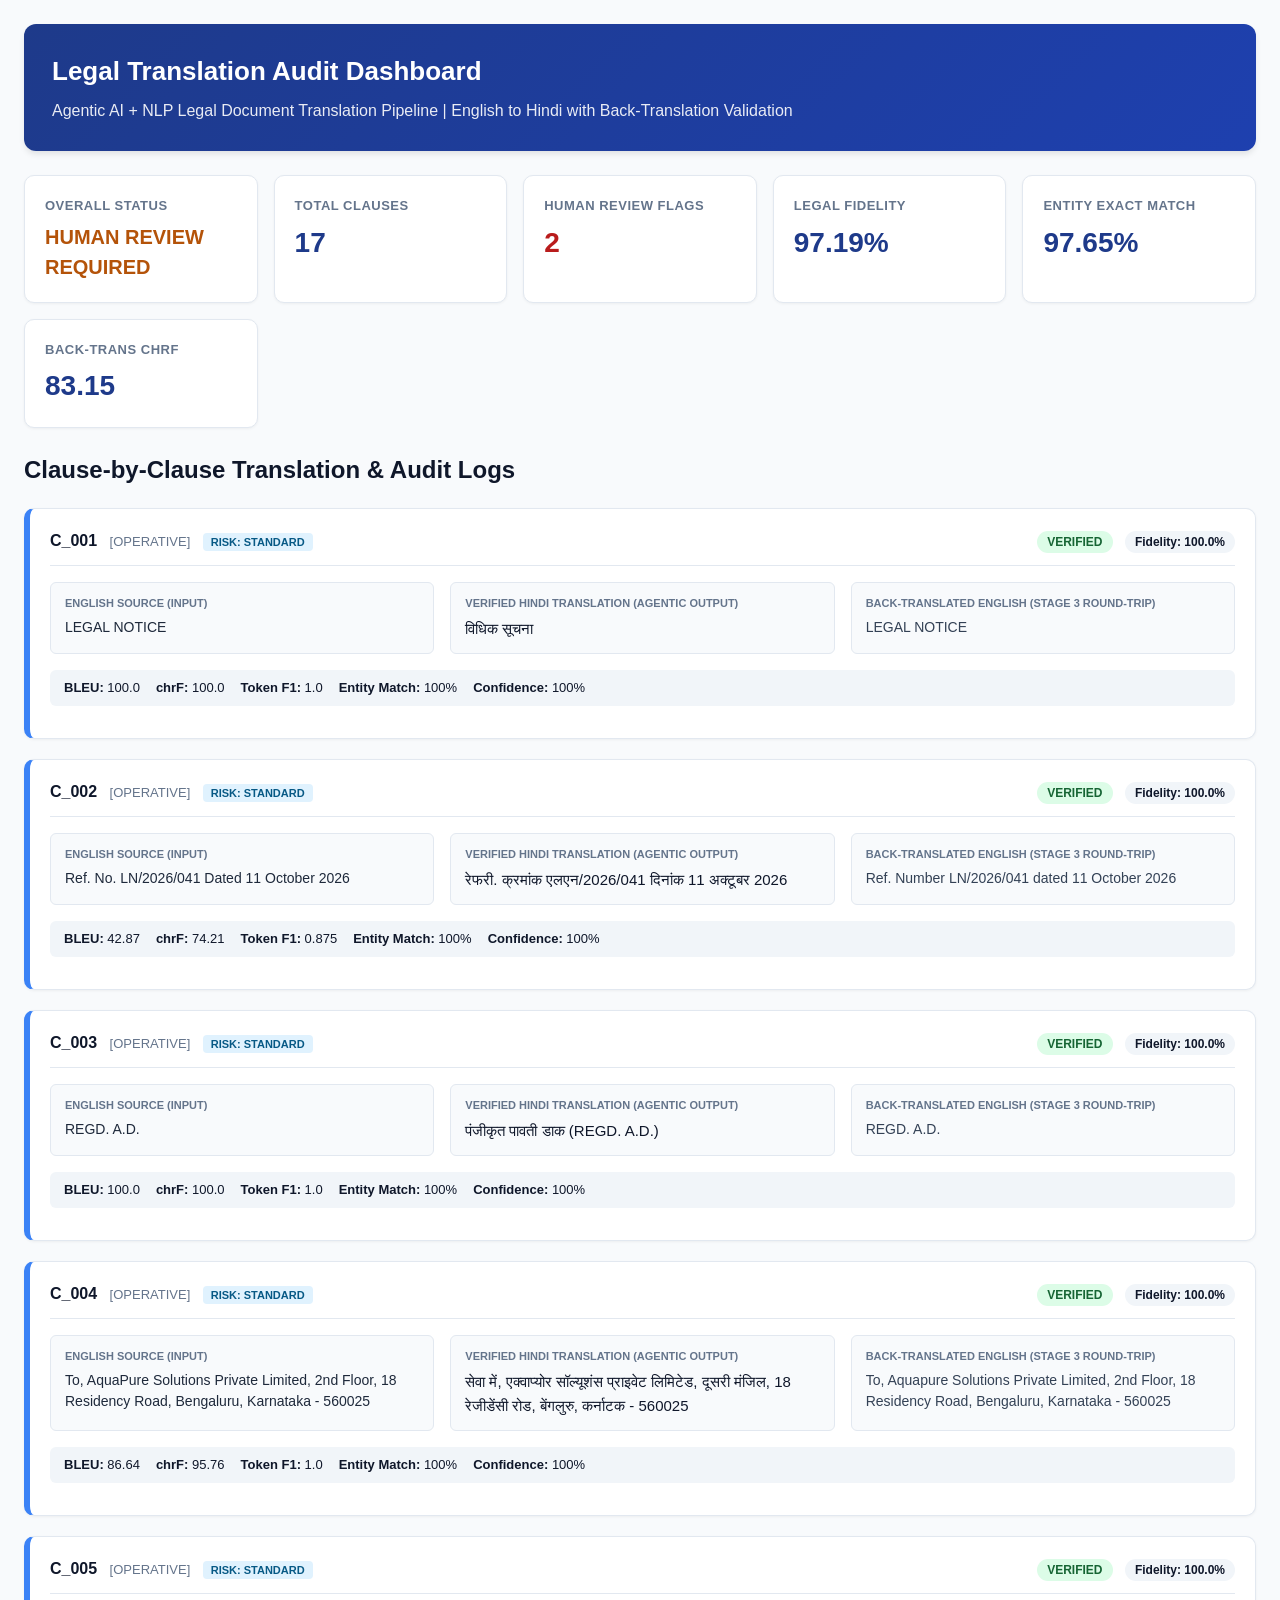
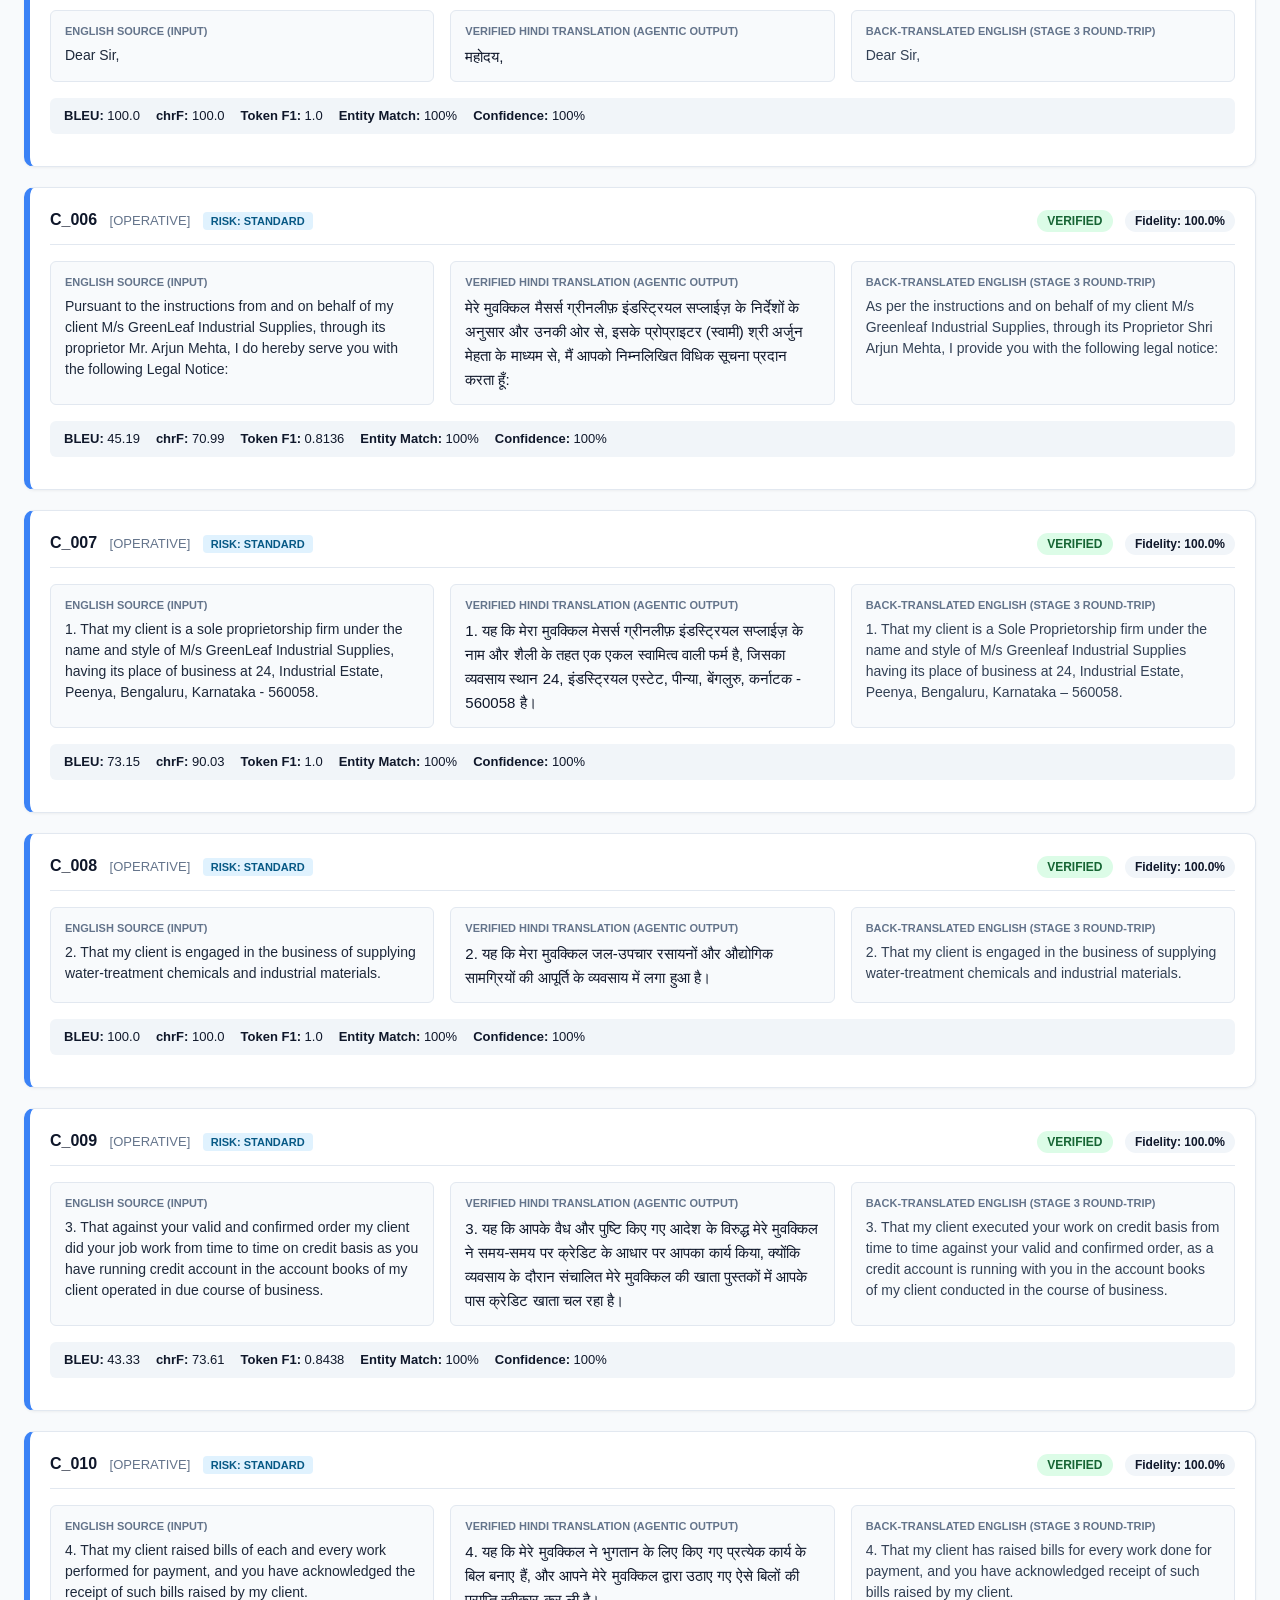
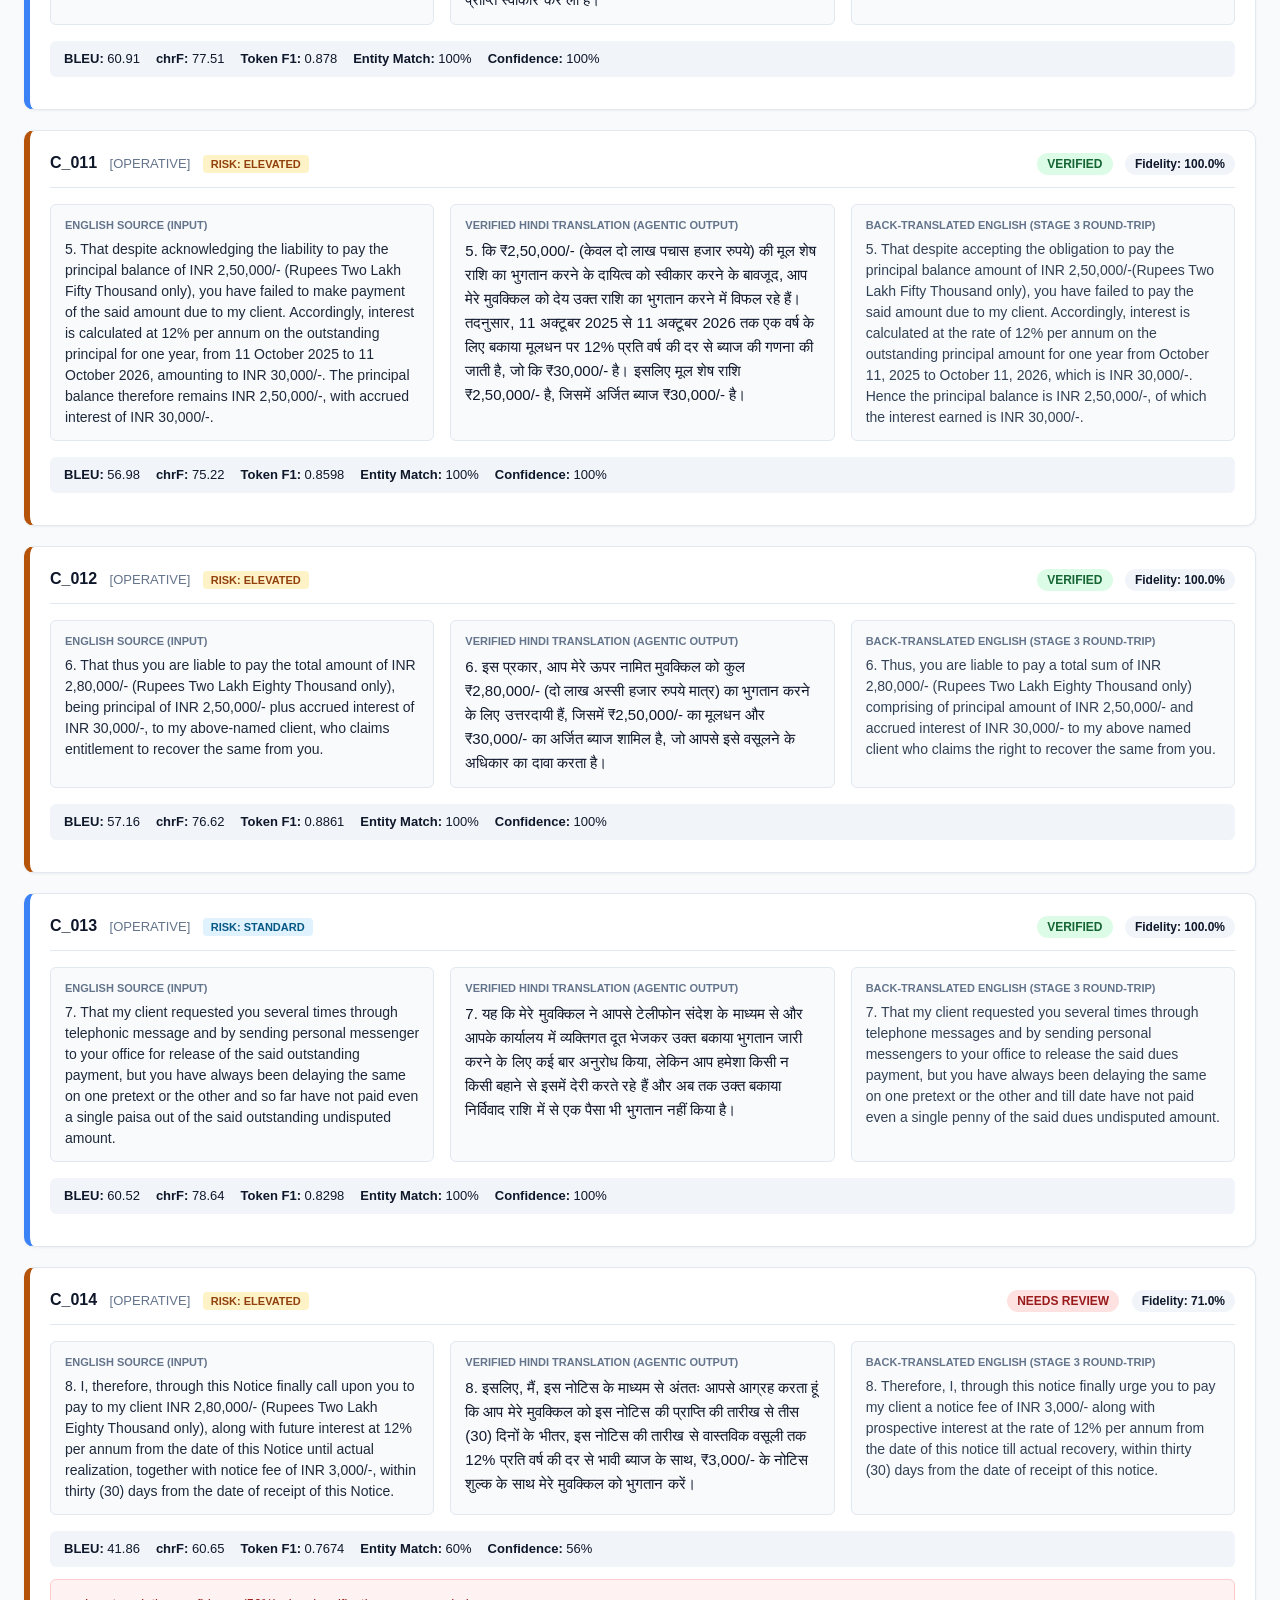
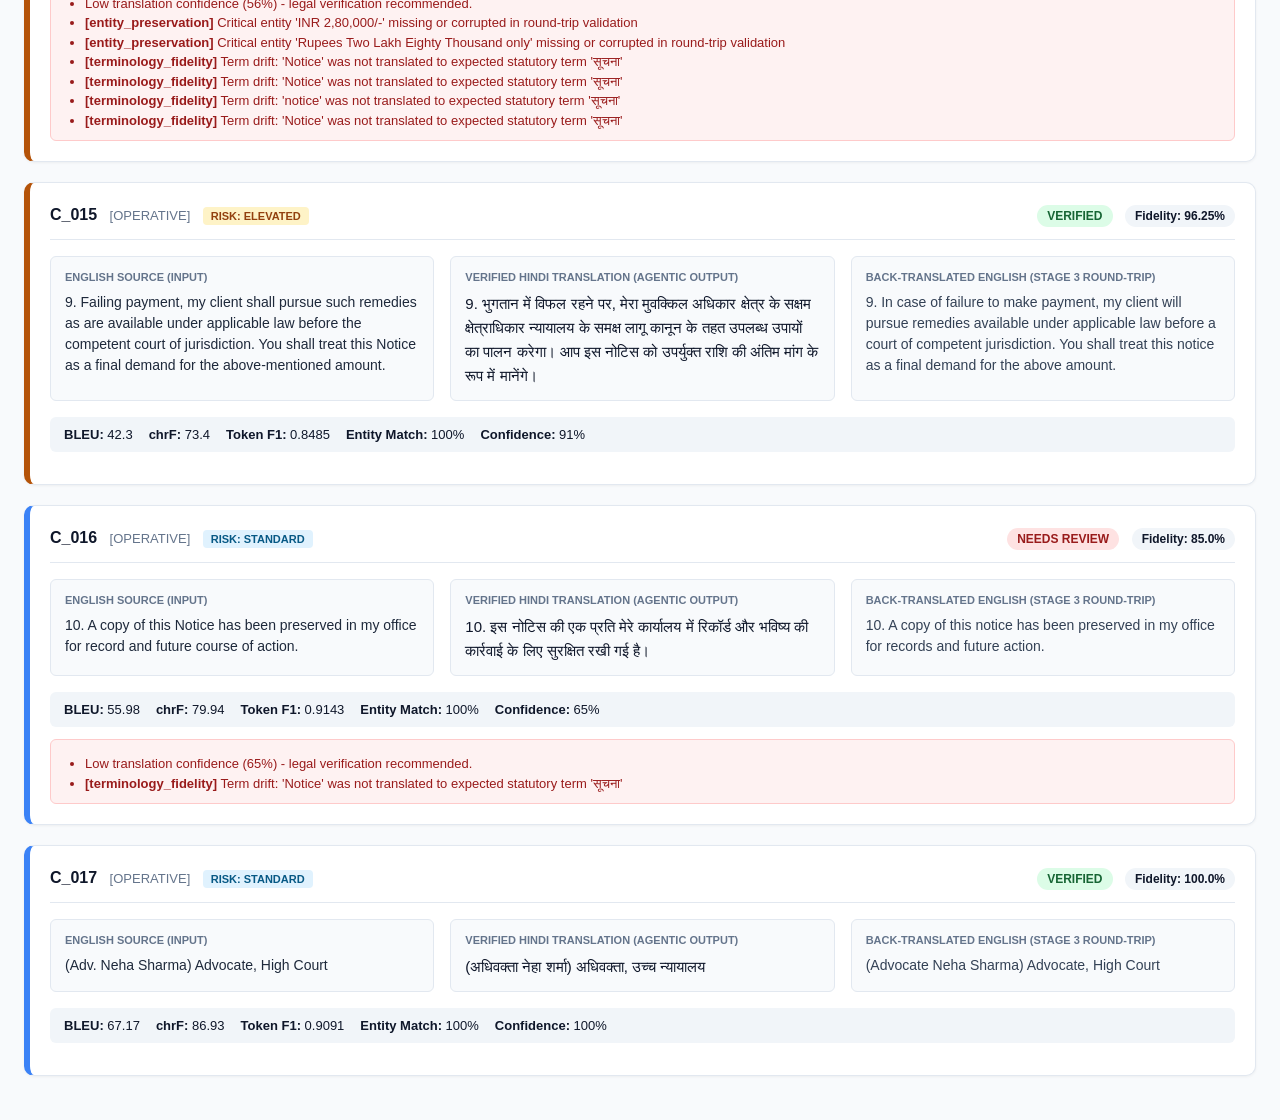
<file: reports/legal_notice_audit.html>
<!DOCTYPE html>
<html lang="en">
<head>
<meta charset="UTF-8">
<meta name="viewport" content="width=device-width, initial-scale=1.0">
<title>Legal Translation Audit Dashboard</title>
<style>
    :root {
        --primary: #1e3a8a;
        --primary-light: #3b82f6;
        --success: #15803d;
        --warning: #b45309;
        --danger: #b91c1c;
        --bg: #f8fafc;
        --card-bg: #ffffff;
        --border: #e2e8f0;
        --text: #0f172a;
        --text-muted: #64748b;
    }
    body {
        font-family: -apple-system, BlinkMacSystemFont, "Segoe UI", Roboto, Helvetica, Arial, sans-serif;
        background-color: var(--bg);
        color: var(--text);
        margin: 0;
        padding: 24px;
        line-height: 1.5;
    }
    .container {
        max-width: 1280px;
        margin: 0 auto;
    }
    header {
        background: linear-gradient(135deg, #1e3a8a 0%, #1e40af 100%);
        color: white;
        padding: 28px;
        border-radius: 12px;
        margin-bottom: 24px;
        box-shadow: 0 4px 6px -1px rgba(0, 0, 0, 0.1);
    }
    header h1 { margin: 0 0 8px 0; font-size: 26px; }
    header p { margin: 0; opacity: 0.9; }
    .kpi-grid {
        display: grid;
        grid-template-columns: repeat(auto-fit, minmax(200px, 1fr));
        gap: 16px;
        margin-bottom: 24px;
    }
    .kpi-card {
        background: var(--card-bg);
        padding: 20px;
        border-radius: 10px;
        border: 1px solid var(--border);
        box-shadow: 0 1px 3px rgba(0,0,0,0.05);
    }
    .kpi-card h3 {
        margin: 0 0 6px 0;
        font-size: 13px;
        color: var(--text-muted);
        text-transform: uppercase;
        letter-spacing: 0.5px;
    }
    .kpi-card .value {
        font-size: 28px;
        font-weight: 700;
        color: var(--primary);
    }
    .clause-card {
        background: var(--card-bg);
        border: 1px solid var(--border);
        border-radius: 10px;
        padding: 20px;
        margin-bottom: 20px;
        box-shadow: 0 1px 3px rgba(0,0,0,0.05);
    }
    .clause-card.risk-critical { border-left: 6px solid var(--danger); }
    .clause-card.risk-elevated { border-left: 6px solid var(--warning); }
    .clause-card.risk-standard { border-left: 6px solid var(--primary-light); }
    .clause-header {
        display: flex;
        justify-content: space-between;
        align-items: center;
        border-bottom: 1px solid var(--border);
        padding-bottom: 12px;
        margin-bottom: 16px;
    }
    .clause-id { font-weight: 800; font-size: 16px; margin-right: 8px; }
    .clause-type { color: var(--text-muted); font-size: 13px; margin-right: 8px; }
    .risk-badge {
        font-size: 11px;
        padding: 3px 8px;
        border-radius: 4px;
        font-weight: 600;
    }
    .risk-badge.risk-critical { background: #fee2e2; color: #991b1b; }
    .risk-badge.risk-elevated { background: #fef3c7; color: #92400e; }
    .risk-badge.risk-standard { background: #e0f2fe; color: #075985; }
    .badge {
        padding: 4px 10px;
        border-radius: 20px;
        font-size: 12px;
        font-weight: 700;
    }
    .badge-success { background: #dcfce7; color: #166534; }
    .badge-danger { background: #fee2e2; color: #991b1b; }
    .fidelity-pill {
        background: #f1f5f9;
        padding: 4px 10px;
        border-radius: 20px;
        font-size: 12px;
        font-weight: 600;
        margin-left: 8px;
    }
    .clause-grid {
        display: grid;
        grid-template-columns: 1fr 1fr 1fr;
        gap: 16px;
        margin-bottom: 16px;
    }
    @media (max-width: 900px) {
        .clause-grid { grid-template-columns: 1fr; }
    }
    .col-box {
        background: #f8fafc;
        padding: 12px 14px;
        border-radius: 6px;
        border: 1px solid var(--border);
    }
    .col-box label {
        display: block;
        font-size: 11px;
        font-weight: 700;
        text-transform: uppercase;
        color: var(--text-muted);
        margin-bottom: 6px;
    }
    .text-source { color: #1e293b; font-size: 14px; margin: 0; }
    .text-hindi { color: #0f172a; font-size: 15px; font-weight: 500; margin: 0; line-height: 1.6; }
    .text-back { color: #334155; font-size: 14px; margin: 0; }
    .metrics-row {
        display: flex;
        gap: 16px;
        font-size: 13px;
        background: #f1f5f9;
        padding: 8px 14px;
        border-radius: 6px;
        margin-bottom: 12px;
        flex-wrap: wrap;
    }
    .repairs-box {
        background: #eff6ff;
        border: 1px solid #bfdbfe;
        border-radius: 6px;
        padding: 10px 14px;
        margin-bottom: 10px;
        font-size: 13px;
    }
    .repairs-box ul { margin: 4px 0 0 0; padding-left: 20px; }
    .action-pill {
        background: #dbeafe;
        color: #1e40af;
        padding: 2px 6px;
        border-radius: 4px;
        font-size: 11px;
        font-weight: 600;
    }
    .flag-box {
        background: #fef2f2;
        border: 1px solid #fecaca;
        border-radius: 6px;
        padding: 10px 14px;
        font-size: 13px;
        color: #991b1b;
    }
    .flag-box ul { margin: 4px 0 0 0; padding-left: 20px; }
</style>
</head>
<body>
<div class="container">
    <header>
        <h1>Legal Translation Audit Dashboard</h1>
        <p>Agentic AI + NLP Legal Document Translation Pipeline | English to Hindi with Back-Translation Validation</p>
    </header>

    <div class="kpi-grid">
        <div class="kpi-card">
            <h3>Overall Status</h3>
            <div class="value" style="font-size: 20px; color: #b45309;">HUMAN REVIEW REQUIRED</div>
        </div>
        <div class="kpi-card">
            <h3>Total Clauses</h3>
            <div class="value">17</div>
        </div>
        <div class="kpi-card">
            <h3>Human Review Flags</h3>
            <div class="value" style="color: #b91c1c;">2</div>
        </div>
        <div class="kpi-card">
            <h3>Legal Fidelity</h3>
            <div class="value">97.19%</div>
        </div>
        <div class="kpi-card">
            <h3>Entity Exact Match</h3>
            <div class="value">97.65%</div>
        </div>
        <div class="kpi-card">
            <h3>Back-Trans chrF</h3>
            <div class="value">83.15</div>
        </div>
    </div>

    <h2>Clause-by-Clause Translation & Audit Logs</h2>
    
            <div class="clause-card risk-standard">
                <div class="clause-header">
                    <div>
                        <span class="clause-id">C_001</span>
                        <span class="clause-type">[OPERATIVE]</span>
                        <span class="risk-badge risk-standard">RISK: STANDARD</span>
                    </div>
                    <div>
                        <span class="badge badge-success">VERIFIED</span>
                        <span class="fidelity-pill">Fidelity: 100.0%</span>
                    </div>
                </div>

                <div class="clause-grid">
                    <div class="col-box">
                        <label>English Source (Input)</label>
                        <p class="text-source">LEGAL NOTICE</p>
                    </div>
                    <div class="col-box">
                        <label>Verified Hindi Translation (Agentic Output)</label>
                        <p class="text-hindi">विधिक सूचना</p>
                    </div>
                    <div class="col-box">
                        <label>Back-Translated English (Stage 3 Round-Trip)</label>
                        <p class="text-back">LEGAL NOTICE</p>
                    </div>
                </div>

                <div class="metrics-row">
                    <span><b>BLEU:</b> 100.0</span>
                    <span><b>chrF:</b> 100.0</span>
                    <span><b>Token F1:</b> 1.0</span>
                    <span><b>Entity Match:</b> 100%</span>
                    <span><b>Confidence:</b> 100%</span>
                </div>

                
                
            </div>
            
            <div class="clause-card risk-standard">
                <div class="clause-header">
                    <div>
                        <span class="clause-id">C_002</span>
                        <span class="clause-type">[OPERATIVE]</span>
                        <span class="risk-badge risk-standard">RISK: STANDARD</span>
                    </div>
                    <div>
                        <span class="badge badge-success">VERIFIED</span>
                        <span class="fidelity-pill">Fidelity: 100.0%</span>
                    </div>
                </div>

                <div class="clause-grid">
                    <div class="col-box">
                        <label>English Source (Input)</label>
                        <p class="text-source">Ref. No. LN/2026/041    Dated 11 October 2026</p>
                    </div>
                    <div class="col-box">
                        <label>Verified Hindi Translation (Agentic Output)</label>
                        <p class="text-hindi">रेफरी. क्रमांक एलएन/2026/041 दिनांक 11 अक्टूबर 2026</p>
                    </div>
                    <div class="col-box">
                        <label>Back-Translated English (Stage 3 Round-Trip)</label>
                        <p class="text-back">Ref. Number LN/2026/041 dated 11 October 2026</p>
                    </div>
                </div>

                <div class="metrics-row">
                    <span><b>BLEU:</b> 42.87</span>
                    <span><b>chrF:</b> 74.21</span>
                    <span><b>Token F1:</b> 0.875</span>
                    <span><b>Entity Match:</b> 100%</span>
                    <span><b>Confidence:</b> 100%</span>
                </div>

                
                
            </div>
            
            <div class="clause-card risk-standard">
                <div class="clause-header">
                    <div>
                        <span class="clause-id">C_003</span>
                        <span class="clause-type">[OPERATIVE]</span>
                        <span class="risk-badge risk-standard">RISK: STANDARD</span>
                    </div>
                    <div>
                        <span class="badge badge-success">VERIFIED</span>
                        <span class="fidelity-pill">Fidelity: 100.0%</span>
                    </div>
                </div>

                <div class="clause-grid">
                    <div class="col-box">
                        <label>English Source (Input)</label>
                        <p class="text-source">REGD. A.D.</p>
                    </div>
                    <div class="col-box">
                        <label>Verified Hindi Translation (Agentic Output)</label>
                        <p class="text-hindi">पंजीकृत पावती डाक (REGD. A.D.)</p>
                    </div>
                    <div class="col-box">
                        <label>Back-Translated English (Stage 3 Round-Trip)</label>
                        <p class="text-back">REGD. A.D.</p>
                    </div>
                </div>

                <div class="metrics-row">
                    <span><b>BLEU:</b> 100.0</span>
                    <span><b>chrF:</b> 100.0</span>
                    <span><b>Token F1:</b> 1.0</span>
                    <span><b>Entity Match:</b> 100%</span>
                    <span><b>Confidence:</b> 100%</span>
                </div>

                
                
            </div>
            
            <div class="clause-card risk-standard">
                <div class="clause-header">
                    <div>
                        <span class="clause-id">C_004</span>
                        <span class="clause-type">[OPERATIVE]</span>
                        <span class="risk-badge risk-standard">RISK: STANDARD</span>
                    </div>
                    <div>
                        <span class="badge badge-success">VERIFIED</span>
                        <span class="fidelity-pill">Fidelity: 100.0%</span>
                    </div>
                </div>

                <div class="clause-grid">
                    <div class="col-box">
                        <label>English Source (Input)</label>
                        <p class="text-source">To, AquaPure Solutions Private Limited, 2nd Floor, 18 Residency Road, Bengaluru, Karnataka - 560025</p>
                    </div>
                    <div class="col-box">
                        <label>Verified Hindi Translation (Agentic Output)</label>
                        <p class="text-hindi">सेवा में, एक्वाप्योर सॉल्यूशंस प्राइवेट लिमिटेड, दूसरी मंजिल, 18 रेजीडेंसी रोड, बेंगलुरु, कर्नाटक - 560025</p>
                    </div>
                    <div class="col-box">
                        <label>Back-Translated English (Stage 3 Round-Trip)</label>
                        <p class="text-back">To, Aquapure Solutions Private Limited, 2nd Floor, 18 Residency Road, Bengaluru, Karnataka - 560025</p>
                    </div>
                </div>

                <div class="metrics-row">
                    <span><b>BLEU:</b> 86.64</span>
                    <span><b>chrF:</b> 95.76</span>
                    <span><b>Token F1:</b> 1.0</span>
                    <span><b>Entity Match:</b> 100%</span>
                    <span><b>Confidence:</b> 100%</span>
                </div>

                
                
            </div>
            
            <div class="clause-card risk-standard">
                <div class="clause-header">
                    <div>
                        <span class="clause-id">C_005</span>
                        <span class="clause-type">[OPERATIVE]</span>
                        <span class="risk-badge risk-standard">RISK: STANDARD</span>
                    </div>
                    <div>
                        <span class="badge badge-success">VERIFIED</span>
                        <span class="fidelity-pill">Fidelity: 100.0%</span>
                    </div>
                </div>

                <div class="clause-grid">
                    <div class="col-box">
                        <label>English Source (Input)</label>
                        <p class="text-source">Dear Sir,</p>
                    </div>
                    <div class="col-box">
                        <label>Verified Hindi Translation (Agentic Output)</label>
                        <p class="text-hindi">महोदय,</p>
                    </div>
                    <div class="col-box">
                        <label>Back-Translated English (Stage 3 Round-Trip)</label>
                        <p class="text-back">Dear Sir,</p>
                    </div>
                </div>

                <div class="metrics-row">
                    <span><b>BLEU:</b> 100.0</span>
                    <span><b>chrF:</b> 100.0</span>
                    <span><b>Token F1:</b> 1.0</span>
                    <span><b>Entity Match:</b> 100%</span>
                    <span><b>Confidence:</b> 100%</span>
                </div>

                
                
            </div>
            
            <div class="clause-card risk-standard">
                <div class="clause-header">
                    <div>
                        <span class="clause-id">C_006</span>
                        <span class="clause-type">[OPERATIVE]</span>
                        <span class="risk-badge risk-standard">RISK: STANDARD</span>
                    </div>
                    <div>
                        <span class="badge badge-success">VERIFIED</span>
                        <span class="fidelity-pill">Fidelity: 100.0%</span>
                    </div>
                </div>

                <div class="clause-grid">
                    <div class="col-box">
                        <label>English Source (Input)</label>
                        <p class="text-source">Pursuant to the instructions from and on behalf of my client M/s GreenLeaf Industrial Supplies, through its proprietor Mr. Arjun Mehta, I do hereby serve you with the following Legal Notice:</p>
                    </div>
                    <div class="col-box">
                        <label>Verified Hindi Translation (Agentic Output)</label>
                        <p class="text-hindi">मेरे मुवक्किल मैसर्स ग्रीनलीफ़ इंडस्ट्रियल सप्लाईज़ के निर्देशों के अनुसार और उनकी ओर से, इसके प्रोप्राइटर (स्वामी) श्री अर्जुन मेहता के माध्यम से, मैं आपको निम्नलिखित विधिक सूचना प्रदान करता हूँ:</p>
                    </div>
                    <div class="col-box">
                        <label>Back-Translated English (Stage 3 Round-Trip)</label>
                        <p class="text-back">As per the instructions and on behalf of my client M/s Greenleaf Industrial Supplies, through its Proprietor Shri Arjun Mehta, I provide you with the following legal notice:</p>
                    </div>
                </div>

                <div class="metrics-row">
                    <span><b>BLEU:</b> 45.19</span>
                    <span><b>chrF:</b> 70.99</span>
                    <span><b>Token F1:</b> 0.8136</span>
                    <span><b>Entity Match:</b> 100%</span>
                    <span><b>Confidence:</b> 100%</span>
                </div>

                
                
            </div>
            
            <div class="clause-card risk-standard">
                <div class="clause-header">
                    <div>
                        <span class="clause-id">C_007</span>
                        <span class="clause-type">[OPERATIVE]</span>
                        <span class="risk-badge risk-standard">RISK: STANDARD</span>
                    </div>
                    <div>
                        <span class="badge badge-success">VERIFIED</span>
                        <span class="fidelity-pill">Fidelity: 100.0%</span>
                    </div>
                </div>

                <div class="clause-grid">
                    <div class="col-box">
                        <label>English Source (Input)</label>
                        <p class="text-source">1. That my client is a sole proprietorship firm under the name and style of M/s GreenLeaf Industrial Supplies, having its place of business at 24, Industrial Estate, Peenya, Bengaluru, Karnataka - 560058.</p>
                    </div>
                    <div class="col-box">
                        <label>Verified Hindi Translation (Agentic Output)</label>
                        <p class="text-hindi">1. यह कि मेरा मुवक्किल मेसर्स ग्रीनलीफ़ इंडस्ट्रियल सप्लाईज़ के नाम और शैली के तहत एक एकल स्वामित्व वाली फर्म है, जिसका व्यवसाय स्थान 24, इंडस्ट्रियल एस्टेट, पीन्या, बेंगलुरु, कर्नाटक - 560058 है।</p>
                    </div>
                    <div class="col-box">
                        <label>Back-Translated English (Stage 3 Round-Trip)</label>
                        <p class="text-back">1. That my client is a Sole Proprietorship firm under the name and style of M/s Greenleaf Industrial Supplies having its place of business at 24, Industrial Estate, Peenya, Bengaluru, Karnataka – 560058.</p>
                    </div>
                </div>

                <div class="metrics-row">
                    <span><b>BLEU:</b> 73.15</span>
                    <span><b>chrF:</b> 90.03</span>
                    <span><b>Token F1:</b> 1.0</span>
                    <span><b>Entity Match:</b> 100%</span>
                    <span><b>Confidence:</b> 100%</span>
                </div>

                
                
            </div>
            
            <div class="clause-card risk-standard">
                <div class="clause-header">
                    <div>
                        <span class="clause-id">C_008</span>
                        <span class="clause-type">[OPERATIVE]</span>
                        <span class="risk-badge risk-standard">RISK: STANDARD</span>
                    </div>
                    <div>
                        <span class="badge badge-success">VERIFIED</span>
                        <span class="fidelity-pill">Fidelity: 100.0%</span>
                    </div>
                </div>

                <div class="clause-grid">
                    <div class="col-box">
                        <label>English Source (Input)</label>
                        <p class="text-source">2. That my client is engaged in the business of supplying water-treatment chemicals and industrial materials.</p>
                    </div>
                    <div class="col-box">
                        <label>Verified Hindi Translation (Agentic Output)</label>
                        <p class="text-hindi">2. यह कि मेरा मुवक्किल जल-उपचार रसायनों और औद्योगिक सामग्रियों की आपूर्ति के व्यवसाय में लगा हुआ है।</p>
                    </div>
                    <div class="col-box">
                        <label>Back-Translated English (Stage 3 Round-Trip)</label>
                        <p class="text-back">2. That my client is engaged in the business of supplying water-treatment chemicals and industrial materials.</p>
                    </div>
                </div>

                <div class="metrics-row">
                    <span><b>BLEU:</b> 100.0</span>
                    <span><b>chrF:</b> 100.0</span>
                    <span><b>Token F1:</b> 1.0</span>
                    <span><b>Entity Match:</b> 100%</span>
                    <span><b>Confidence:</b> 100%</span>
                </div>

                
                
            </div>
            
            <div class="clause-card risk-standard">
                <div class="clause-header">
                    <div>
                        <span class="clause-id">C_009</span>
                        <span class="clause-type">[OPERATIVE]</span>
                        <span class="risk-badge risk-standard">RISK: STANDARD</span>
                    </div>
                    <div>
                        <span class="badge badge-success">VERIFIED</span>
                        <span class="fidelity-pill">Fidelity: 100.0%</span>
                    </div>
                </div>

                <div class="clause-grid">
                    <div class="col-box">
                        <label>English Source (Input)</label>
                        <p class="text-source">3. That against your valid and confirmed order my client did your job work from time to time on credit basis as you have running credit account in the account books of my client operated in due course of business.</p>
                    </div>
                    <div class="col-box">
                        <label>Verified Hindi Translation (Agentic Output)</label>
                        <p class="text-hindi">3. यह कि आपके वैध और पुष्टि किए गए आदेश के विरुद्ध मेरे मुवक्किल ने समय-समय पर क्रेडिट के आधार पर आपका कार्य किया, क्योंकि व्यवसाय के दौरान संचालित मेरे मुवक्किल की खाता पुस्तकों में आपके पास क्रेडिट खाता चल रहा है।</p>
                    </div>
                    <div class="col-box">
                        <label>Back-Translated English (Stage 3 Round-Trip)</label>
                        <p class="text-back">3. That my client executed your work on credit basis from time to time against your valid and confirmed order, as a credit account is running with you in the account books of my client conducted in the course of business.</p>
                    </div>
                </div>

                <div class="metrics-row">
                    <span><b>BLEU:</b> 43.33</span>
                    <span><b>chrF:</b> 73.61</span>
                    <span><b>Token F1:</b> 0.8438</span>
                    <span><b>Entity Match:</b> 100%</span>
                    <span><b>Confidence:</b> 100%</span>
                </div>

                
                
            </div>
            
            <div class="clause-card risk-standard">
                <div class="clause-header">
                    <div>
                        <span class="clause-id">C_010</span>
                        <span class="clause-type">[OPERATIVE]</span>
                        <span class="risk-badge risk-standard">RISK: STANDARD</span>
                    </div>
                    <div>
                        <span class="badge badge-success">VERIFIED</span>
                        <span class="fidelity-pill">Fidelity: 100.0%</span>
                    </div>
                </div>

                <div class="clause-grid">
                    <div class="col-box">
                        <label>English Source (Input)</label>
                        <p class="text-source">4. That my client raised bills of each and every work performed for payment, and you have acknowledged the receipt of such bills raised by my client.</p>
                    </div>
                    <div class="col-box">
                        <label>Verified Hindi Translation (Agentic Output)</label>
                        <p class="text-hindi">4. यह कि मेरे मुवक्किल ने भुगतान के लिए किए गए प्रत्येक कार्य के बिल बनाए हैं, और आपने मेरे मुवक्किल द्वारा उठाए गए ऐसे बिलों की प्राप्ति स्वीकार कर ली है।</p>
                    </div>
                    <div class="col-box">
                        <label>Back-Translated English (Stage 3 Round-Trip)</label>
                        <p class="text-back">4. That my client has raised bills for every work done for payment, and you have acknowledged receipt of such bills raised by my client.</p>
                    </div>
                </div>

                <div class="metrics-row">
                    <span><b>BLEU:</b> 60.91</span>
                    <span><b>chrF:</b> 77.51</span>
                    <span><b>Token F1:</b> 0.878</span>
                    <span><b>Entity Match:</b> 100%</span>
                    <span><b>Confidence:</b> 100%</span>
                </div>

                
                
            </div>
            
            <div class="clause-card risk-elevated">
                <div class="clause-header">
                    <div>
                        <span class="clause-id">C_011</span>
                        <span class="clause-type">[OPERATIVE]</span>
                        <span class="risk-badge risk-elevated">RISK: ELEVATED</span>
                    </div>
                    <div>
                        <span class="badge badge-success">VERIFIED</span>
                        <span class="fidelity-pill">Fidelity: 100.0%</span>
                    </div>
                </div>

                <div class="clause-grid">
                    <div class="col-box">
                        <label>English Source (Input)</label>
                        <p class="text-source">5. That despite acknowledging the liability to pay the principal balance of INR 2,50,000/- (Rupees Two Lakh Fifty Thousand only), you have failed to make payment of the said amount due to my client. Accordingly, interest is calculated at 12% per annum on the outstanding principal for one year, from 11 October 2025 to 11 October 2026, amounting to INR 30,000/-. The principal balance therefore remains INR 2,50,000/-, with accrued interest of INR 30,000/-.</p>
                    </div>
                    <div class="col-box">
                        <label>Verified Hindi Translation (Agentic Output)</label>
                        <p class="text-hindi">5. कि ₹2,50,000/- (केवल दो लाख पचास हजार रुपये) की मूल शेष राशि का भुगतान करने के दायित्व को स्वीकार करने के बावजूद, आप मेरे मुवक्किल को देय उक्त राशि का भुगतान करने में विफल रहे हैं। तदनुसार, 11 अक्टूबर 2025 से 11 अक्टूबर 2026 तक एक वर्ष के लिए बकाया मूलधन पर 12% प्रति वर्ष की दर से ब्याज की गणना की जाती है, जो कि ₹30,000/- है। इसलिए मूल शेष राशि ₹2,50,000/- है, जिसमें अर्जित ब्याज ₹30,000/- है।</p>
                    </div>
                    <div class="col-box">
                        <label>Back-Translated English (Stage 3 Round-Trip)</label>
                        <p class="text-back">5. That despite accepting the obligation to pay the principal balance amount of INR 2,50,000/-(Rupees Two Lakh Fifty Thousand only), you have failed to pay the said amount due to my client. Accordingly, interest is calculated at the rate of 12% per annum on the outstanding principal amount for one year from October 11, 2025 to October 11, 2026, which is INR 30,000/-. Hence the principal balance is INR 2,50,000/-, of which the interest earned is INR 30,000/-.</p>
                    </div>
                </div>

                <div class="metrics-row">
                    <span><b>BLEU:</b> 56.98</span>
                    <span><b>chrF:</b> 75.22</span>
                    <span><b>Token F1:</b> 0.8598</span>
                    <span><b>Entity Match:</b> 100%</span>
                    <span><b>Confidence:</b> 100%</span>
                </div>

                
                
            </div>
            
            <div class="clause-card risk-elevated">
                <div class="clause-header">
                    <div>
                        <span class="clause-id">C_012</span>
                        <span class="clause-type">[OPERATIVE]</span>
                        <span class="risk-badge risk-elevated">RISK: ELEVATED</span>
                    </div>
                    <div>
                        <span class="badge badge-success">VERIFIED</span>
                        <span class="fidelity-pill">Fidelity: 100.0%</span>
                    </div>
                </div>

                <div class="clause-grid">
                    <div class="col-box">
                        <label>English Source (Input)</label>
                        <p class="text-source">6. That thus you are liable to pay the total amount of INR 2,80,000/- (Rupees Two Lakh Eighty Thousand only), being principal of INR 2,50,000/- plus accrued interest of INR 30,000/-, to my above-named client, who claims entitlement to recover the same from you.</p>
                    </div>
                    <div class="col-box">
                        <label>Verified Hindi Translation (Agentic Output)</label>
                        <p class="text-hindi">6. इस प्रकार, आप मेरे ऊपर नामित मुवक्किल को कुल ₹2,80,000/- (दो लाख अस्सी हजार रुपये मात्र) का भुगतान करने के लिए उत्तरदायी हैं, जिसमें ₹2,50,000/- का मूलधन और ₹30,000/- का अर्जित ब्याज शामिल है, जो आपसे इसे वसूलने के अधिकार का दावा करता है।</p>
                    </div>
                    <div class="col-box">
                        <label>Back-Translated English (Stage 3 Round-Trip)</label>
                        <p class="text-back">6. Thus, you are liable to pay a total sum of INR 2,80,000/- (Rupees Two Lakh Eighty Thousand only) comprising of principal amount of INR 2,50,000/- and accrued interest of INR 30,000/- to my above named client who claims the right to recover the same from you.</p>
                    </div>
                </div>

                <div class="metrics-row">
                    <span><b>BLEU:</b> 57.16</span>
                    <span><b>chrF:</b> 76.62</span>
                    <span><b>Token F1:</b> 0.8861</span>
                    <span><b>Entity Match:</b> 100%</span>
                    <span><b>Confidence:</b> 100%</span>
                </div>

                
                
            </div>
            
            <div class="clause-card risk-standard">
                <div class="clause-header">
                    <div>
                        <span class="clause-id">C_013</span>
                        <span class="clause-type">[OPERATIVE]</span>
                        <span class="risk-badge risk-standard">RISK: STANDARD</span>
                    </div>
                    <div>
                        <span class="badge badge-success">VERIFIED</span>
                        <span class="fidelity-pill">Fidelity: 100.0%</span>
                    </div>
                </div>

                <div class="clause-grid">
                    <div class="col-box">
                        <label>English Source (Input)</label>
                        <p class="text-source">7. That my client requested you several times through telephonic message and by sending personal messenger to your office for release of the said outstanding payment, but you have always been delaying the same on one pretext or the other and so far have not paid even a single paisa out of the said outstanding undisputed amount.</p>
                    </div>
                    <div class="col-box">
                        <label>Verified Hindi Translation (Agentic Output)</label>
                        <p class="text-hindi">7. यह कि मेरे मुवक्किल ने आपसे टेलीफोन संदेश के माध्यम से और आपके कार्यालय में व्यक्तिगत दूत भेजकर उक्त बकाया भुगतान जारी करने के लिए कई बार अनुरोध किया, लेकिन आप हमेशा किसी न किसी बहाने से इसमें देरी करते रहे हैं और अब तक उक्त बकाया निर्विवाद राशि में से एक पैसा भी भुगतान नहीं किया है।</p>
                    </div>
                    <div class="col-box">
                        <label>Back-Translated English (Stage 3 Round-Trip)</label>
                        <p class="text-back">7. That my client requested you several times through telephone messages and by sending personal messengers to your office to release the said dues payment, but you have always been delaying the same on one pretext or the other and till date have not paid even a single penny of the said dues undisputed amount.</p>
                    </div>
                </div>

                <div class="metrics-row">
                    <span><b>BLEU:</b> 60.52</span>
                    <span><b>chrF:</b> 78.64</span>
                    <span><b>Token F1:</b> 0.8298</span>
                    <span><b>Entity Match:</b> 100%</span>
                    <span><b>Confidence:</b> 100%</span>
                </div>

                
                
            </div>
            
            <div class="clause-card risk-elevated">
                <div class="clause-header">
                    <div>
                        <span class="clause-id">C_014</span>
                        <span class="clause-type">[OPERATIVE]</span>
                        <span class="risk-badge risk-elevated">RISK: ELEVATED</span>
                    </div>
                    <div>
                        <span class="badge badge-danger">NEEDS REVIEW</span>
                        <span class="fidelity-pill">Fidelity: 71.0%</span>
                    </div>
                </div>

                <div class="clause-grid">
                    <div class="col-box">
                        <label>English Source (Input)</label>
                        <p class="text-source">8. I, therefore, through this Notice finally call upon you to pay to my client INR 2,80,000/- (Rupees Two Lakh Eighty Thousand only), along with future interest at 12% per annum from the date of this Notice until actual realization, together with notice fee of INR 3,000/-, within thirty (30) days from the date of receipt of this Notice.</p>
                    </div>
                    <div class="col-box">
                        <label>Verified Hindi Translation (Agentic Output)</label>
                        <p class="text-hindi">8. इसलिए, मैं, इस नोटिस के माध्यम से अंततः आपसे आग्रह करता हूं कि आप मेरे मुवक्किल को इस नोटिस की प्राप्ति की तारीख से तीस (30) दिनों के भीतर, इस नोटिस की तारीख से वास्तविक वसूली तक 12% प्रति वर्ष की दर से भावी ब्याज के साथ, ₹3,000/- के नोटिस शुल्क के साथ मेरे मुवक्किल को भुगतान करें।</p>
                    </div>
                    <div class="col-box">
                        <label>Back-Translated English (Stage 3 Round-Trip)</label>
                        <p class="text-back">8. Therefore, I, through this notice finally urge you to pay my client a notice fee of INR 3,000/- along with prospective interest at the rate of 12% per annum from the date of this notice till actual recovery, within thirty (30) days from the date of receipt of this notice.</p>
                    </div>
                </div>

                <div class="metrics-row">
                    <span><b>BLEU:</b> 41.86</span>
                    <span><b>chrF:</b> 60.65</span>
                    <span><b>Token F1:</b> 0.7674</span>
                    <span><b>Entity Match:</b> 60%</span>
                    <span><b>Confidence:</b> 56%</span>
                </div>

                
                <div class='flag-box'><ul><li>Low translation confidence (56%) - legal verification recommended.</li><li><b>[entity_preservation]</b> Critical entity 'INR 2,80,000/-' missing or corrupted in round-trip validation</li><li><b>[entity_preservation]</b> Critical entity 'Rupees Two Lakh Eighty Thousand only' missing or corrupted in round-trip validation</li><li><b>[terminology_fidelity]</b> Term drift: 'Notice' was not translated to expected statutory term 'सूचना'</li><li><b>[terminology_fidelity]</b> Term drift: 'Notice' was not translated to expected statutory term 'सूचना'</li><li><b>[terminology_fidelity]</b> Term drift: 'notice' was not translated to expected statutory term 'सूचना'</li><li><b>[terminology_fidelity]</b> Term drift: 'Notice' was not translated to expected statutory term 'सूचना'</li></ul></div>
            </div>
            
            <div class="clause-card risk-elevated">
                <div class="clause-header">
                    <div>
                        <span class="clause-id">C_015</span>
                        <span class="clause-type">[OPERATIVE]</span>
                        <span class="risk-badge risk-elevated">RISK: ELEVATED</span>
                    </div>
                    <div>
                        <span class="badge badge-success">VERIFIED</span>
                        <span class="fidelity-pill">Fidelity: 96.25%</span>
                    </div>
                </div>

                <div class="clause-grid">
                    <div class="col-box">
                        <label>English Source (Input)</label>
                        <p class="text-source">9. Failing payment, my client shall pursue such remedies as are available under applicable law before the competent court of jurisdiction. You shall treat this Notice as a final demand for the above-mentioned amount.</p>
                    </div>
                    <div class="col-box">
                        <label>Verified Hindi Translation (Agentic Output)</label>
                        <p class="text-hindi">9. भुगतान में विफल रहने पर, मेरा मुवक्किल अधिकार क्षेत्र के सक्षम क्षेत्राधिकार न्यायालय के समक्ष लागू कानून के तहत उपलब्ध उपायों का पालन करेगा। आप इस नोटिस को उपर्युक्त राशि की अंतिम मांग के रूप में मानेंगे।</p>
                    </div>
                    <div class="col-box">
                        <label>Back-Translated English (Stage 3 Round-Trip)</label>
                        <p class="text-back">9. In case of failure to make payment, my client will pursue remedies available under applicable law before a court of competent jurisdiction. You shall treat this notice as a final demand for the above amount.</p>
                    </div>
                </div>

                <div class="metrics-row">
                    <span><b>BLEU:</b> 42.3</span>
                    <span><b>chrF:</b> 73.4</span>
                    <span><b>Token F1:</b> 0.8485</span>
                    <span><b>Entity Match:</b> 100%</span>
                    <span><b>Confidence:</b> 91%</span>
                </div>

                
                
            </div>
            
            <div class="clause-card risk-standard">
                <div class="clause-header">
                    <div>
                        <span class="clause-id">C_016</span>
                        <span class="clause-type">[OPERATIVE]</span>
                        <span class="risk-badge risk-standard">RISK: STANDARD</span>
                    </div>
                    <div>
                        <span class="badge badge-danger">NEEDS REVIEW</span>
                        <span class="fidelity-pill">Fidelity: 85.0%</span>
                    </div>
                </div>

                <div class="clause-grid">
                    <div class="col-box">
                        <label>English Source (Input)</label>
                        <p class="text-source">10. A copy of this Notice has been preserved in my office for record and future course of action.</p>
                    </div>
                    <div class="col-box">
                        <label>Verified Hindi Translation (Agentic Output)</label>
                        <p class="text-hindi">10. इस नोटिस की एक प्रति मेरे कार्यालय में रिकॉर्ड और भविष्य की कार्रवाई के लिए सुरक्षित रखी गई है।</p>
                    </div>
                    <div class="col-box">
                        <label>Back-Translated English (Stage 3 Round-Trip)</label>
                        <p class="text-back">10. A copy of this notice has been preserved in my office for records and future action.</p>
                    </div>
                </div>

                <div class="metrics-row">
                    <span><b>BLEU:</b> 55.98</span>
                    <span><b>chrF:</b> 79.94</span>
                    <span><b>Token F1:</b> 0.9143</span>
                    <span><b>Entity Match:</b> 100%</span>
                    <span><b>Confidence:</b> 65%</span>
                </div>

                
                <div class='flag-box'><ul><li>Low translation confidence (65%) - legal verification recommended.</li><li><b>[terminology_fidelity]</b> Term drift: 'Notice' was not translated to expected statutory term 'सूचना'</li></ul></div>
            </div>
            
            <div class="clause-card risk-standard">
                <div class="clause-header">
                    <div>
                        <span class="clause-id">C_017</span>
                        <span class="clause-type">[OPERATIVE]</span>
                        <span class="risk-badge risk-standard">RISK: STANDARD</span>
                    </div>
                    <div>
                        <span class="badge badge-success">VERIFIED</span>
                        <span class="fidelity-pill">Fidelity: 100.0%</span>
                    </div>
                </div>

                <div class="clause-grid">
                    <div class="col-box">
                        <label>English Source (Input)</label>
                        <p class="text-source">(Adv. Neha Sharma) Advocate, High Court</p>
                    </div>
                    <div class="col-box">
                        <label>Verified Hindi Translation (Agentic Output)</label>
                        <p class="text-hindi">(अधिवक्ता नेहा शर्मा) अधिवक्ता, उच्च न्यायालय</p>
                    </div>
                    <div class="col-box">
                        <label>Back-Translated English (Stage 3 Round-Trip)</label>
                        <p class="text-back">(Advocate Neha Sharma) Advocate, High Court</p>
                    </div>
                </div>

                <div class="metrics-row">
                    <span><b>BLEU:</b> 67.17</span>
                    <span><b>chrF:</b> 86.93</span>
                    <span><b>Token F1:</b> 0.9091</span>
                    <span><b>Entity Match:</b> 100%</span>
                    <span><b>Confidence:</b> 100%</span>
                </div>

                
                
            </div>
            
</div>
</body>
</html>
</file>
<file: static/css/style.css>
:root {
    --primary: #1e3a8a;
    --primary-hover: #172554;
    --primary-light: #eff6ff;
    --accent: #2563eb;
    --saffron: #f97316;
    --saffron-light: #fff7ed;
    --saffron-border: #fed7aa;
    --emerald: #059669;
    --emerald-light: #ecfdf5;
    --navy-dark: #0f172a;
    --success: #15803d;
    --success-bg: #dcfce7;
    --warning: #b45309;
    --warning-bg: #fef3c7;
    --danger: #b91c1c;
    --danger-bg: #fee2e2;
    --bg: #f8fafc;
    --card-bg: #ffffff;
    --border: #e2e8f0;
    --border-hover: #cbd5e1;
    --text: #0f172a;
    --text-muted: #64748b;
    --radius-sm: 8px;
    --radius-md: 12px;
    --radius-lg: 18px;
    --shadow-sm: 0 1px 3px 0 rgba(0, 0, 0, 0.06), 0 1px 2px 0 rgba(0, 0, 0, 0.04);
    --shadow-md: 0 4px 6px -1px rgba(0, 0, 0, 0.08), 0 2px 4px -1px rgba(0, 0, 0, 0.04);
    --shadow-lg: 0 10px 25px -3px rgba(15, 23, 42, 0.1), 0 4px 6px -2px rgba(15, 23, 42, 0.05);
    --shadow-glow: 0 0 20px rgba(37, 99, 235, 0.15);
}

* {
    box-sizing: border-box;
    margin: 0;
    padding: 0;
}

body {
    font-family: 'Plus Jakarta Sans', 'Inter', -apple-system, BlinkMacSystemFont, "Segoe UI", Roboto, sans-serif;
    background: radial-gradient(circle at top left, #f1f5f9 0%, #f8fafc 50%, #f1f5f9 100%);
    color: var(--text);
    line-height: 1.55;
    -webkit-font-smoothing: antialiased;
    min-height: 100vh;
}

/* Indic Script Typography */
.font-indic, .font-hindi {
    font-family: 'Noto Sans Devanagari', 'Noto Sans Telugu', 'Noto Sans Malayalam', 'Noto Sans Tamil', 'Noto Sans Kannada', 'Inter', sans-serif;
    line-height: 1.8;
    font-size: 15px;
}
.font-telugu { font-family: 'Noto Sans Telugu', sans-serif; line-height: 1.85; }
.font-malayalam { font-family: 'Noto Sans Malayalam', sans-serif; line-height: 1.85; }
.font-tamil { font-family: 'Noto Sans Tamil', sans-serif; line-height: 1.85; }
.font-kannada { font-family: 'Noto Sans Kannada', sans-serif; line-height: 1.85; }

.app-wrapper {
    max-width: 1340px;
    margin: 0 auto;
    padding: 24px 20px 48px 20px;
    display: flex;
    flex-direction: column;
    min-height: 100vh;
}

/* Brand Header */
.app-header {
    background: linear-gradient(135deg, #0b1329 0%, #1e3a8a 60%, #064e3b 100%);
    color: white;
    padding: 26px 32px;
    border-radius: var(--radius-lg);
    display: flex;
    justify-content: space-between;
    align-items: center;
    box-shadow: var(--shadow-lg), var(--shadow-glow);
    margin-bottom: 24px;
    flex-wrap: wrap;
    gap: 18px;
    position: relative;
    overflow: hidden;
    border: 1px solid rgba(255, 255, 255, 0.12);
}

.app-header::after {
    content: "";
    position: absolute;
    bottom: 0;
    left: 0;
    right: 0;
    height: 4px;
    background: linear-gradient(90deg, #f97316 0%, #ffffff 50%, #10b981 100%);
    opacity: 0.9;
}

.header-left {
    display: flex;
    align-items: center;
    gap: 18px;
}

.logo-badge-container {
    position: relative;
}

.logo-badge {
    font-size: 32px;
    background: rgba(255, 255, 255, 0.12);
    width: 60px;
    height: 60px;
    display: flex;
    align-items: center;
    justify-content: center;
    border-radius: 14px;
    backdrop-filter: blur(10px);
    border: 1px solid rgba(255, 255, 255, 0.2);
    box-shadow: 0 4px 12px rgba(0, 0, 0, 0.15);
}

.chakra-indicator {
    position: absolute;
    bottom: -4px;
    right: -4px;
    font-size: 16px;
    filter: drop-shadow(0 2px 4px rgba(0, 0, 0, 0.3));
}

.brand-row {
    display: flex;
    align-items: center;
    gap: 10px;
    flex-wrap: wrap;
}

.logo-title {
    font-size: 28px;
    font-weight: 800;
    letter-spacing: -0.5px;
    color: #ffffff;
}

.brand-gradient {
    background: linear-gradient(135deg, #fb923c 0%, #fed7aa 50%, #86efac 100%);
    -webkit-background-clip: text;
    -webkit-text-fill-color: transparent;
    font-weight: 900;
}

.version-tag {
    font-size: 11px;
    font-weight: 700;
    padding: 3px 8px;
    border-radius: 6px;
    background: rgba(255, 255, 255, 0.16);
    color: #e2e8f0;
    text-transform: uppercase;
    letter-spacing: 0.5px;
    border: 1px solid rgba(255, 255, 255, 0.2);
}

.logo-subtitle {
    font-size: 13.5px;
    color: rgba(255, 255, 255, 0.85);
    margin-top: 4px;
    font-weight: 400;
}

.header-badges {
    display: flex;
    gap: 8px;
    flex-wrap: wrap;
    align-items: center;
}

.chip {
    font-size: 11.5px;
    font-weight: 600;
    padding: 6px 13px;
    border-radius: 20px;
    letter-spacing: 0.2px;
    backdrop-filter: blur(6px);
}

.chip-saffron { background: rgba(249, 115, 22, 0.2); color: #fed7aa; border: 1px solid rgba(254, 215, 170, 0.35); }
.chip-blue { background: rgba(59, 130, 246, 0.2); color: #bfdbfe; border: 1px solid rgba(191, 219, 254, 0.3); }
.chip-purple { background: rgba(168, 85, 247, 0.2); color: #e9d5ff; border: 1px solid rgba(233, 213, 255, 0.3); }
.chip-green { background: rgba(16, 185, 129, 0.2); color: #a7f3d0; border: 1px solid rgba(167, 243, 208, 0.3); }

/* Main Container */
.main-container {
    flex: 1;
    display: flex;
    flex-direction: column;
    gap: 24px;
}

.card {
    background: var(--card-bg);
    border-radius: var(--radius-md);
    border: 1px solid var(--border);
    padding: 26px;
    box-shadow: var(--shadow-sm);
    transition: box-shadow 0.2s ease, border-color 0.2s ease;
}

.card:hover {
    box-shadow: var(--shadow-md);
}

.card-header {
    display: flex;
    justify-content: space-between;
    align-items: flex-start;
    margin-bottom: 20px;
    flex-wrap: wrap;
    gap: 16px;
}

.card-header h2 {
    font-size: 19px;
    font-weight: 700;
    color: var(--navy-dark);
    display: flex;
    align-items: center;
    gap: 10px;
}

.card-subheading {
    font-size: 13px;
    color: var(--text-muted);
    margin-top: 4px;
}

.card-subheading strong {
    color: var(--primary);
}

.step-num {
    background: linear-gradient(135deg, var(--primary) 0%, var(--accent) 100%);
    color: white;
    width: 26px;
    height: 26px;
    border-radius: 50%;
    display: inline-flex;
    align-items: center;
    justify-content: center;
    font-size: 13px;
    font-weight: 800;
    box-shadow: 0 2px 4px rgba(37, 99, 235, 0.25);
}

/* Benchmark Presets */
.sample-actions-wrapper {
    display: flex;
    flex-direction: column;
    gap: 6px;
}

.sample-label {
    font-size: 11.5px;
    font-weight: 700;
    text-transform: uppercase;
    letter-spacing: 0.5px;
    color: var(--text-muted);
}

.sample-actions {
    display: flex;
    align-items: center;
    gap: 7px;
    flex-wrap: wrap;
}

.preset-btn {
    background: white;
    border: 1px solid var(--border);
    color: var(--navy-dark);
    font-size: 12px;
    font-weight: 600;
    padding: 6px 12px;
    border-radius: var(--radius-sm);
    cursor: pointer;
    transition: all 0.15s ease;
    display: inline-flex;
    align-items: center;
    gap: 5px;
}

.preset-btn:hover {
    background: var(--primary-light);
    border-color: #93c5fd;
    color: var(--primary);
    transform: translateY(-1px);
}

.preset-unseen {
    border-color: #cbd5e1;
    background: #fdfdfd;
}

.preset-unseen:hover {
    background: #fef3c7;
    border-color: #f59e0b;
    color: #92400e;
}

/* Universal File Drop Zone */
.drop-zone {
    border: 2px dashed #94a3b8;
    border-radius: var(--radius-md);
    padding: 26px 20px;
    text-align: center;
    cursor: pointer;
    background: linear-gradient(180deg, #f8fafc 0%, #f1f5f9 100%);
    transition: all 0.25s ease;
    margin-bottom: 20px;
    position: relative;
    overflow: hidden;
}

.drop-zone:hover, .drop-zone.dragover {
    border-color: var(--accent);
    background: linear-gradient(180deg, #eff6ff 0%, #dbeafe 100%);
    box-shadow: 0 0 15px rgba(37, 99, 235, 0.15);
    transform: translateY(-1px);
}

.file-input-hidden {
    position: absolute;
    top: 0;
    left: 0;
    width: 100%;
    height: 100%;
    opacity: 0;
    cursor: pointer;
}

.upload-icon-group {
    display: flex;
    justify-content: center;
    gap: 10px;
    margin-bottom: 12px;
    flex-wrap: wrap;
}

.fmt-icon {
    font-size: 11px;
    font-weight: 700;
    padding: 4px 10px;
    border-radius: 6px;
    letter-spacing: 0.3px;
    background: white;
    border: 1px solid var(--border);
    box-shadow: var(--shadow-sm);
}

.pdf-icon { color: #dc2626; border-color: #fecaca; background: #fff5f5; }
.docx-icon { color: #2563eb; border-color: #bfdbfe; background: #eff6ff; }
.txt-icon { color: #475569; border-color: #cbd5e1; background: #f8fafc; }
.img-icon { color: #059669; border-color: #a7f3d0; background: #ecfdf5; }

.upload-prompt {
    font-size: 14.5px;
    color: var(--navy-dark);
    margin-bottom: 4px;
}

.upload-prompt strong {
    color: var(--primary);
    text-decoration: underline;
    text-underline-offset: 2px;
}

.upload-subtext {
    font-size: 12.5px;
    color: var(--text-muted);
}

.upload-subtext strong {
    color: #334155;
}

.extraction-status {
    margin-top: 12px;
    padding: 8px 14px;
    background: #e0f2fe;
    border: 1px solid #7dd3fc;
    border-radius: var(--radius-sm);
    color: #0369a1;
    font-size: 13px;
    font-weight: 600;
    display: inline-flex;
    align-items: center;
    gap: 8px;
}

.spinner-small {
    width: 14px;
    height: 14px;
    border: 2px solid #0284c7;
    border-top-color: transparent;
    border-radius: 50%;
    animation: spin 0.8s linear infinite;
    display: inline-block;
}

.file-name-display {
    display: block;
    margin-top: 10px;
    font-weight: 700;
    color: var(--success);
    font-size: 13px;
    background: #dcfce7;
    padding: 6px 12px;
    border-radius: 6px;
    border: 1px solid #86efac;
    display: inline-block;
}

/* Textarea */
.textarea-wrapper {
    border: 1.5px solid var(--border);
    border-radius: var(--radius-md);
    background: white;
    overflow: hidden;
    margin-bottom: 20px;
    box-shadow: var(--shadow-sm);
    transition: border-color 0.2s ease, box-shadow 0.2s ease;
}

.textarea-wrapper:focus-within {
    border-color: var(--accent);
    box-shadow: 0 0 0 3px rgba(37, 99, 235, 0.12);
}

.textarea-topbar {
    display: flex;
    justify-content: space-between;
    align-items: center;
    padding: 8px 16px;
    background: #f8fafc;
    border-bottom: 1px solid var(--border);
    font-size: 12px;
    font-weight: 600;
    color: var(--text-muted);
}

.doc-badge {
    background: #e2e8f0;
    color: #475569;
    padding: 2px 8px;
    border-radius: 4px;
    font-size: 11px;
    font-weight: 600;
}

#documentInput {
    width: 100%;
    height: 190px;
    padding: 16px;
    border: none;
    outline: none;
    font-family: 'Inter', monospace;
    font-size: 14px;
    line-height: 1.65;
    color: #1e293b;
    resize: vertical;
    background: #ffffff;
}

.textarea-footer {
    display: flex;
    justify-content: space-between;
    align-items: center;
    padding: 8px 16px;
    background: #f8fafc;
    border-top: 1px solid var(--border);
    font-size: 12px;
    color: var(--text-muted);
}

/* Target Indian Language Selector Grid */
.lang-selector-card {
    background: #f8fafc;
    border: 1px solid var(--border);
    border-radius: var(--radius-md);
    padding: 18px 20px;
    margin-bottom: 20px;
}

.lang-header {
    display: flex;
    align-items: center;
    gap: 12px;
    margin-bottom: 14px;
}

.lang-icon {
    font-size: 24px;
}

.lang-title {
    font-size: 14.5px;
    font-weight: 700;
    color: var(--navy-dark);
}

.lang-desc {
    font-size: 12.5px;
    color: var(--text-muted);
}

.lang-grid {
    display: grid;
    grid-template-columns: repeat(auto-fit, minmax(210px, 1fr));
    gap: 10px;
}

.lang-option {
    cursor: pointer;
    position: relative;
}

.lang-option input[type="radio"] {
    position: absolute;
    opacity: 0;
    pointer-events: none;
}

.lang-box {
    display: flex;
    align-items: center;
    gap: 10px;
    padding: 10px 14px;
    background: white;
    border: 1.5px solid var(--border);
    border-radius: var(--radius-sm);
    transition: all 0.18s ease;
}

.lang-option input[type="radio"]:checked + .lang-box {
    border-color: #2563eb;
    background: #eff6ff;
    box-shadow: 0 0 0 2px rgba(37, 99, 235, 0.2);
}

.lang-flag {
    font-size: 20px;
}

.lang-info {
    display: flex;
    flex-direction: column;
}

.lang-native {
    font-size: 13.5px;
    font-weight: 700;
    color: var(--navy-dark);
}

.lang-script {
    font-size: 11px;
    color: var(--text-muted);
}

/* Buttons */
.btn {
    display: inline-flex;
    align-items: center;
    justify-content: center;
    gap: 8px;
    font-weight: 600;
    border-radius: var(--radius-sm);
    cursor: pointer;
    border: none;
    transition: all 0.15s ease;
    font-family: inherit;
    text-decoration: none;
}

.btn-sm { padding: 6px 12px; font-size: 12px; }
.btn-xs { padding: 4px 8px; font-size: 11px; }
.btn-lg { padding: 14px 28px; font-size: 16px; font-weight: 700; }

.btn-primary {
    background: linear-gradient(135deg, #1e3a8a 0%, #2563eb 100%);
    color: white;
    box-shadow: 0 4px 12px rgba(37, 99, 235, 0.3);
}
.btn-primary:hover {
    background: linear-gradient(135deg, #172554 0%, #1d4ed8 100%);
    transform: translateY(-1px);
    box-shadow: 0 6px 16px rgba(37, 99, 235, 0.4);
}

.btn-secondary { background: #f1f5f9; color: #1e293b; border: 1px solid var(--border); }
.btn-secondary:hover { background: #e2e8f0; }

.btn-success {
    background: linear-gradient(135deg, #059669 0%, #10b981 100%);
    color: white;
    box-shadow: 0 2px 6px rgba(16, 185, 129, 0.3);
}
.btn-success:hover { background: #047857; }

.btn-outline {
    background: white;
    border: 1px solid var(--border);
    color: var(--text);
}
.btn-outline:hover { background: #f8fafc; border-color: #cbd5e1; }

.btn-ghost { background: transparent; color: var(--text-muted); }
.btn-ghost:hover { background: #f1f5f9; color: var(--text); }

.action-footer {
    display: flex;
    justify-content: center;
    margin-top: 8px;
}

#translateBtn {
    width: 100%;
    max-width: 560px;
    letter-spacing: -0.2px;
}

/* Stepper & Progress Section */
.progress-card {
    border-left: 4px solid var(--accent);
    background: #f8fafc;
}

.progress-header {
    display: flex;
    align-items: center;
    gap: 12px;
    margin-bottom: 24px;
}

.pulse-dot {
    width: 12px;
    height: 12px;
    background: #2563eb;
    border-radius: 50%;
    box-shadow: 0 0 0 0 rgba(37, 99, 235, 0.7);
    animation: pulse 1.5s infinite;
}

@keyframes pulse {
    0% { transform: scale(0.95); box-shadow: 0 0 0 0 rgba(37, 99, 235, 0.7); }
    70% { transform: scale(1); box-shadow: 0 0 0 10px rgba(37, 99, 235, 0); }
    100% { transform: scale(0.95); box-shadow: 0 0 0 0 rgba(37, 99, 235, 0); }
}

.stepper {
    display: grid;
    grid-template-columns: repeat(4, 1fr);
    gap: 16px;
    margin-bottom: 24px;
}

@media (max-width: 768px) {
    .stepper { grid-template-columns: 1fr; }
}

.step {
    display: flex;
    align-items: flex-start;
    gap: 12px;
    padding: 14px;
    border-radius: var(--radius-sm);
    background: white;
    border: 1px solid var(--border);
    opacity: 0.55;
    transition: all 0.3s ease;
}

.step.active {
    opacity: 1;
    border-color: var(--accent);
    background: #eff6ff;
    box-shadow: 0 4px 10px rgba(37, 99, 235, 0.12);
}

.step.completed {
    opacity: 1;
    border-color: #86efac;
    background: #f0fdf4;
}

.step-circle {
    width: 32px;
    height: 32px;
    border-radius: 50%;
    background: #cbd5e1;
    color: white;
    display: flex;
    align-items: center;
    justify-content: center;
    font-weight: 800;
    font-size: 14px;
    flex-shrink: 0;
}

.step.active .step-circle {
    background: var(--accent);
    box-shadow: 0 0 8px rgba(37, 99, 235, 0.4);
}

.step.completed .step-circle {
    background: var(--success);
}

.step-label {
    font-size: 13.5px;
    font-weight: 700;
    color: var(--navy-dark);
}

.step-label small {
    display: block;
    font-weight: 400;
    color: var(--text-muted);
    font-size: 11.5px;
    margin-top: 2px;
}

.spinner-bar {
    height: 6px;
    background: #e2e8f0;
    border-radius: 4px;
    overflow: hidden;
    position: relative;
}

.spinner-progress {
    height: 100%;
    width: 40%;
    background: linear-gradient(90deg, #f97316 0%, #2563eb 50%, #10b981 100%);
    border-radius: 4px;
    animation: indeterminate 1.8s infinite ease-in-out;
}

@keyframes indeterminate {
    0% { transform: translateX(-100%); width: 30%; }
    50% { width: 60%; }
    100% { transform: translateX(350%); width: 30%; }
}

@keyframes spin {
    to { transform: rotate(360deg); }
}

/* Results Section */
.results-section {
    display: flex;
    flex-direction: column;
    gap: 24px;
    animation: fadeIn 0.4s ease-out;
}

@keyframes fadeIn {
    from { opacity: 0; transform: translateY(10px); }
    to { opacity: 1; transform: translateY(0); }
}

.summary-card {
    border-top: 4px solid #2563eb;
    background: white;
}

.summary-header {
    display: flex;
    justify-content: space-between;
    align-items: center;
    margin-bottom: 22px;
    flex-wrap: wrap;
    gap: 16px;
}

.summary-title-group {
    display: flex;
    align-items: center;
    gap: 12px;
    flex-wrap: wrap;
}

.summary-title {
    font-size: 22px;
    font-weight: 800;
    color: var(--navy-dark);
}

.lang-badge {
    font-size: 12px;
    font-weight: 700;
    background: #f1f5f9;
    padding: 4px 10px;
    border-radius: 20px;
    color: #334155;
    border: 1px solid var(--border);
}

.status-pill {
    font-size: 11.5px;
    font-weight: 800;
    padding: 5px 12px;
    border-radius: 20px;
    text-transform: uppercase;
    letter-spacing: 0.5px;
}

.status-verified {
    background: #dcfce7;
    color: #166534;
    border: 1px solid #86efac;
}

.status-review {
    background: #fef3c7;
    color: #92400e;
    border: 1px solid #fde68a;
}

.export-btn-group {
    display: flex;
    gap: 8px;
    flex-wrap: wrap;
}

/* KPI Cards Grid */
.kpi-grid {
    display: grid;
    grid-template-columns: repeat(auto-fit, minmax(210px, 1fr));
    gap: 14px;
}

.kpi-box {
    background: #f8fafc;
    border: 1px solid var(--border);
    border-radius: var(--radius-sm);
    padding: 16px;
    display: flex;
    flex-direction: column;
    justify-content: space-between;
    position: relative;
    overflow: hidden;
}

.kpi-box::before {
    content: "";
    position: absolute;
    top: 0;
    left: 0;
    right: 0;
    height: 3px;
    background: #cbd5e1;
}

.kpi-fidelity::before { background: #2563eb; }
.kpi-entity::before { background: #059669; }
.kpi-chrf::before { background: #7c3aed; }
.kpi-bleu::before { background: #ea580c; }
.kpi-status::before { background: #0891b2; }

.kpi-title {
    font-size: 12px;
    font-weight: 700;
    text-transform: uppercase;
    letter-spacing: 0.5px;
    color: var(--text-muted);
}

.kpi-val {
    font-size: 26px;
    font-weight: 800;
    color: var(--navy-dark);
    margin: 8px 0 2px 0;
}

.kpi-desc {
    font-size: 11.5px;
    color: var(--text-muted);
}

/* Dual Document View */
.comparison-card {
    padding: 0;
    overflow: hidden;
}

.comparison-tabs {
    display: flex;
    background: #f8fafc;
    border-bottom: 1px solid var(--border);
    padding: 8px 16px 0 16px;
    gap: 8px;
    overflow-x: auto;
}

.tab-btn {
    padding: 8px 16px;
    font-size: 13px;
    font-weight: 600;
    border: 1px solid transparent;
    border-bottom: none;
    background: transparent;
    color: var(--text-muted);
    cursor: pointer;
    border-radius: 6px 6px 0 0;
    transition: all 0.15s ease;
}

.tab-btn.active {
    background: white;
    color: var(--primary);
    border-color: var(--border);
    font-weight: 700;
}

.dual-panes {
    display: grid;
    grid-template-columns: 1fr 1fr;
    min-height: 420px;
}

@media (max-width: 860px) {
    .dual-panes { grid-template-columns: 1fr; }
}

.pane {
    display: flex;
    flex-direction: column;
}

.pane-en {
    border-right: 1px solid var(--border);
    background: #ffffff;
}

.pane-hi {
    background: #fcfcfd;
}

.pane-header {
    display: flex;
    justify-content: space-between;
    align-items: center;
    padding: 12px 18px;
    background: #f8fafc;
    border-bottom: 1px solid var(--border);
}

.pane-header h3 {
    font-size: 13.5px;
    font-weight: 700;
    color: var(--navy-dark);
}

.pane-content {
    padding: 20px;
    flex: 1;
    overflow-y: auto;
    font-size: 14.5px;
    line-height: 1.75;
    white-space: pre-wrap;
    color: #1e293b;
    max-height: 520px;
}

/* Clause Inspector */
.inspector-header {
    display: flex;
    justify-content: space-between;
    align-items: center;
    margin-bottom: 20px;
    flex-wrap: wrap;
    gap: 16px;
}

.inspector-header h2 {
    font-size: 18px;
    font-weight: 800;
    color: var(--navy-dark);
}

.inspector-subtext {
    font-size: 12.5px;
    color: var(--text-muted);
    margin-top: 2px;
}

.inspector-filters {
    display: flex;
    align-items: center;
    gap: 6px;
}

.filter-label {
    font-size: 12px;
    font-weight: 700;
    color: var(--text-muted);
}

.filter-chip {
    padding: 5px 12px;
    border-radius: 20px;
    border: 1px solid var(--border);
    background: white;
    font-size: 12px;
    font-weight: 600;
    cursor: pointer;
    transition: all 0.15s ease;
}

.filter-chip.active {
    background: var(--navy-dark);
    color: white;
    border-color: var(--navy-dark);
}

.chip-flagged.active { background: #b45309; border-color: #b45309; color: white; }
.chip-critical.active { background: #b91c1c; border-color: #b91c1c; color: white; }

.clauses-container {
    display: flex;
    flex-direction: column;
    gap: 16px;
}

.clause-item {
    border: 1px solid var(--border);
    border-radius: var(--radius-sm);
    padding: 18px;
    background: white;
    transition: all 0.2s ease;
}

.clause-item:hover {
    box-shadow: var(--shadow-md);
}

.clause-item.risk-critical { border-left: 4px solid var(--danger); }
.clause-item.risk-moderate { border-left: 4px solid var(--warning); }
.clause-item.risk-low { border-left: 4px solid var(--success); }

.clause-header {
    display: flex;
    justify-content: space-between;
    align-items: center;
    margin-bottom: 12px;
    flex-wrap: wrap;
    gap: 8px;
}

.clause-id {
    font-size: 13px;
    font-weight: 800;
    color: var(--navy-dark);
}

.clause-badges {
    display: flex;
    gap: 6px;
}

.cbadge {
    font-size: 10.5px;
    font-weight: 700;
    padding: 3px 8px;
    border-radius: 4px;
    text-transform: uppercase;
}

.cbadge-verified { background: #dcfce7; color: #15803d; }
.cbadge-flagged { background: #fef3c7; color: #b45309; }

.clause-body {
    display: grid;
    grid-template-columns: 1fr 1fr;
    gap: 16px;
    margin-bottom: 12px;
}

@media (max-width: 768px) {
    .clause-body { grid-template-columns: 1fr; }
}

.c-box {
    padding: 12px;
    border-radius: 6px;
    font-size: 13.5px;
    line-height: 1.6;
}

.c-source {
    background: #f8fafc;
    border: 1px solid var(--border);
}

.c-trans {
    background: #eff6ff;
    border: 1px solid #bfdbfe;
}

.repairs-alert {
    background: #fef2f2;
    border: 1px solid #fecaca;
    border-radius: 6px;
    padding: 10px 14px;
    font-size: 12.5px;
    color: #991b1b;
    margin-top: 10px;
}

.repairs-alert strong {
    display: block;
    margin-bottom: 4px;
}

.repairs-alert ul {
    margin-left: 20px;
}

/* Footer */
.app-footer {
    margin-top: 40px;
    padding: 24px;
    background: white;
    border-radius: var(--radius-md);
    border: 1px solid var(--border);
    text-align: center;
    display: flex;
    flex-direction: column;
    gap: 8px;
    box-shadow: var(--shadow-sm);
}

.footer-top {
    display: flex;
    justify-content: space-between;
    align-items: center;
    flex-wrap: wrap;
    gap: 12px;
    border-bottom: 1px solid var(--border);
    padding-bottom: 12px;
}

.footer-brand {
    font-size: 14px;
    color: var(--navy-dark);
}

.footer-chips {
    font-size: 13px;
    font-weight: 700;
    color: var(--primary);
}

.footer-desc {
    color: var(--text-muted);
    font-size: 12px;
}

.footer-disclaimer {
    color: #94a3b8;
    font-size: 11px;
}
</file>
